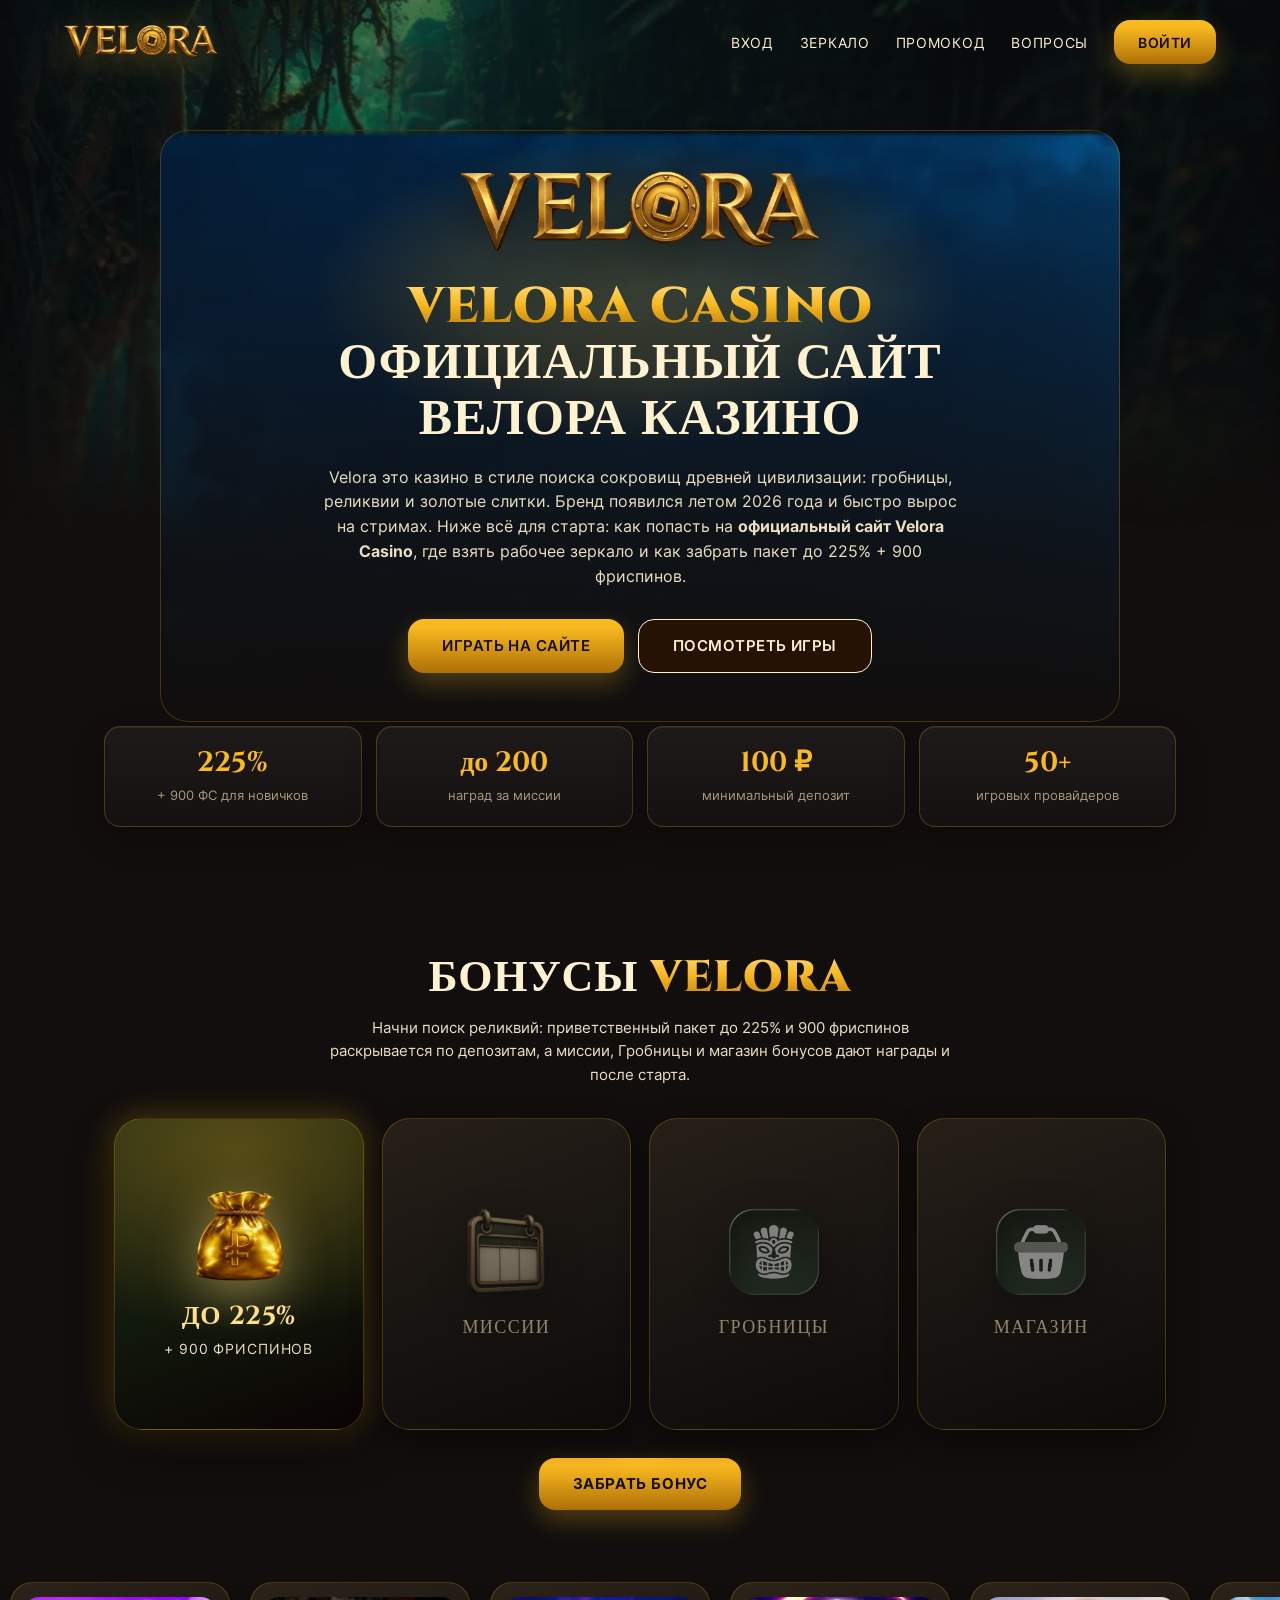
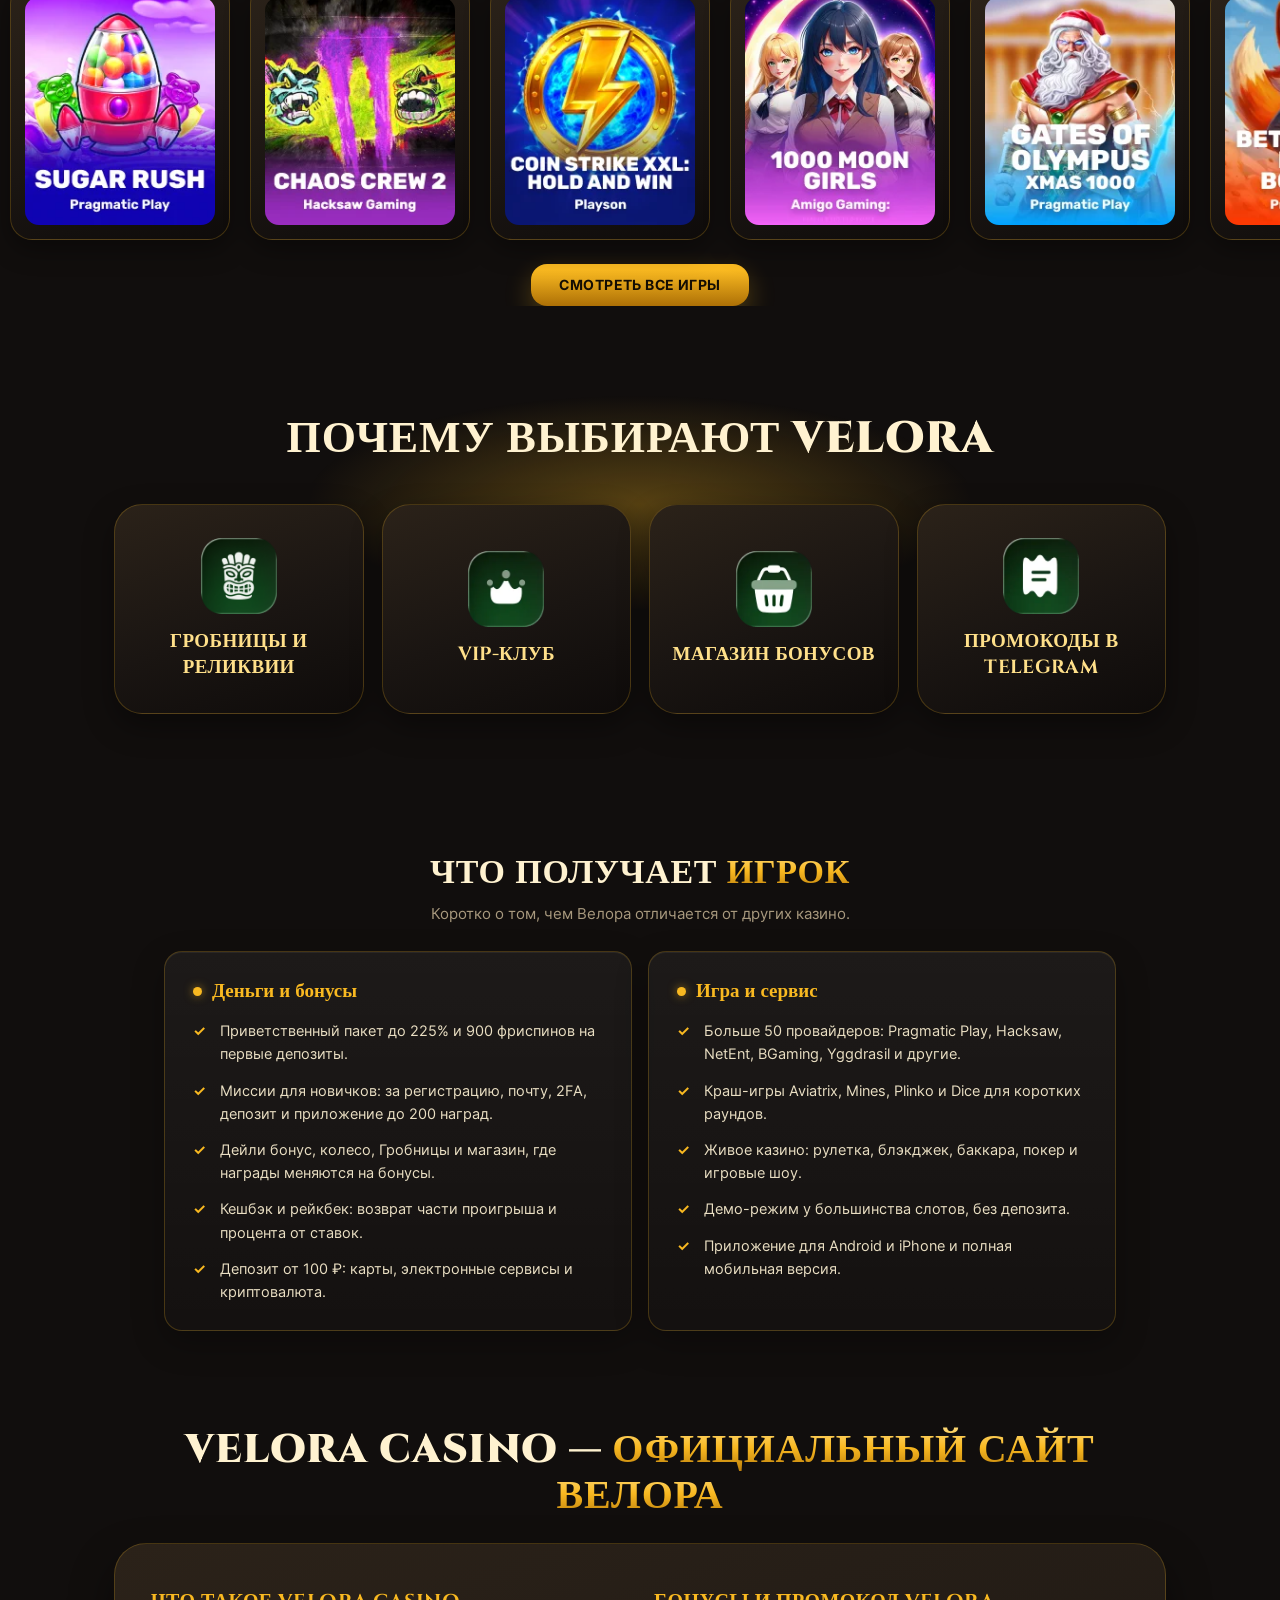
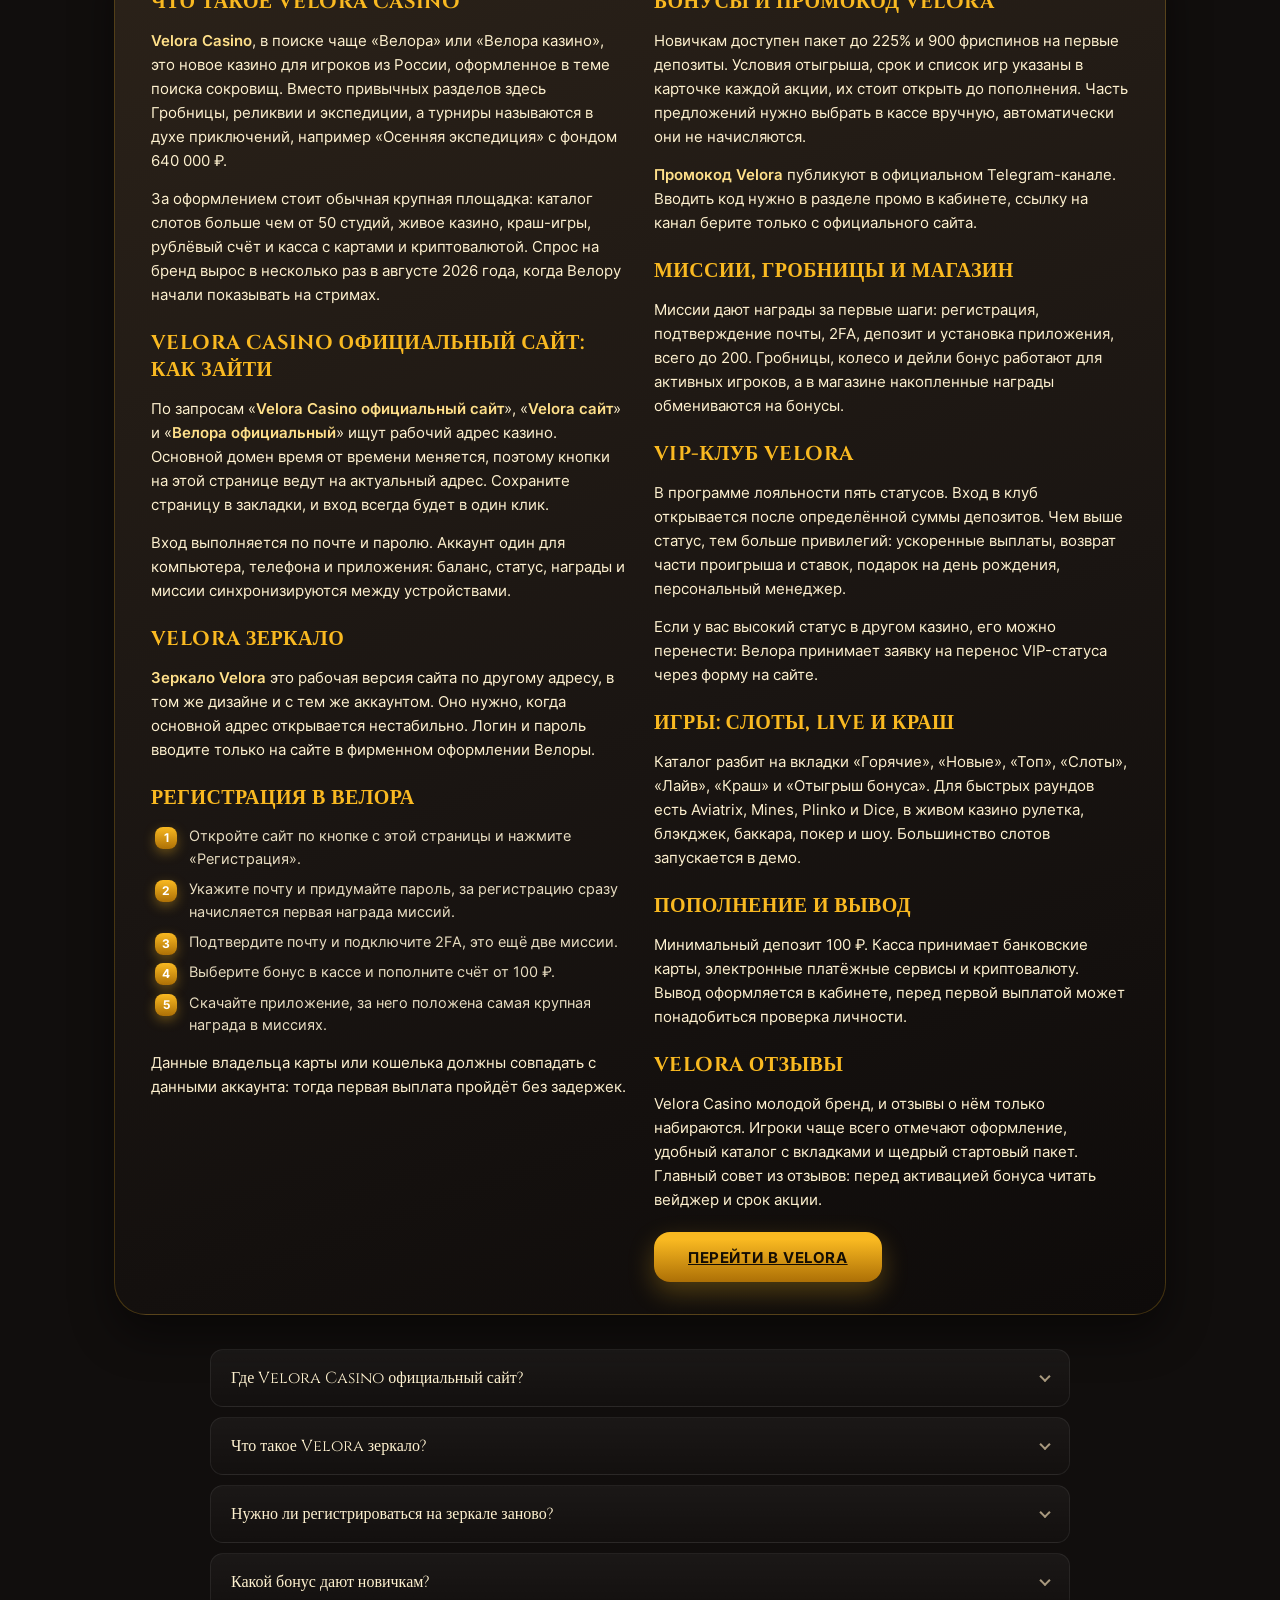
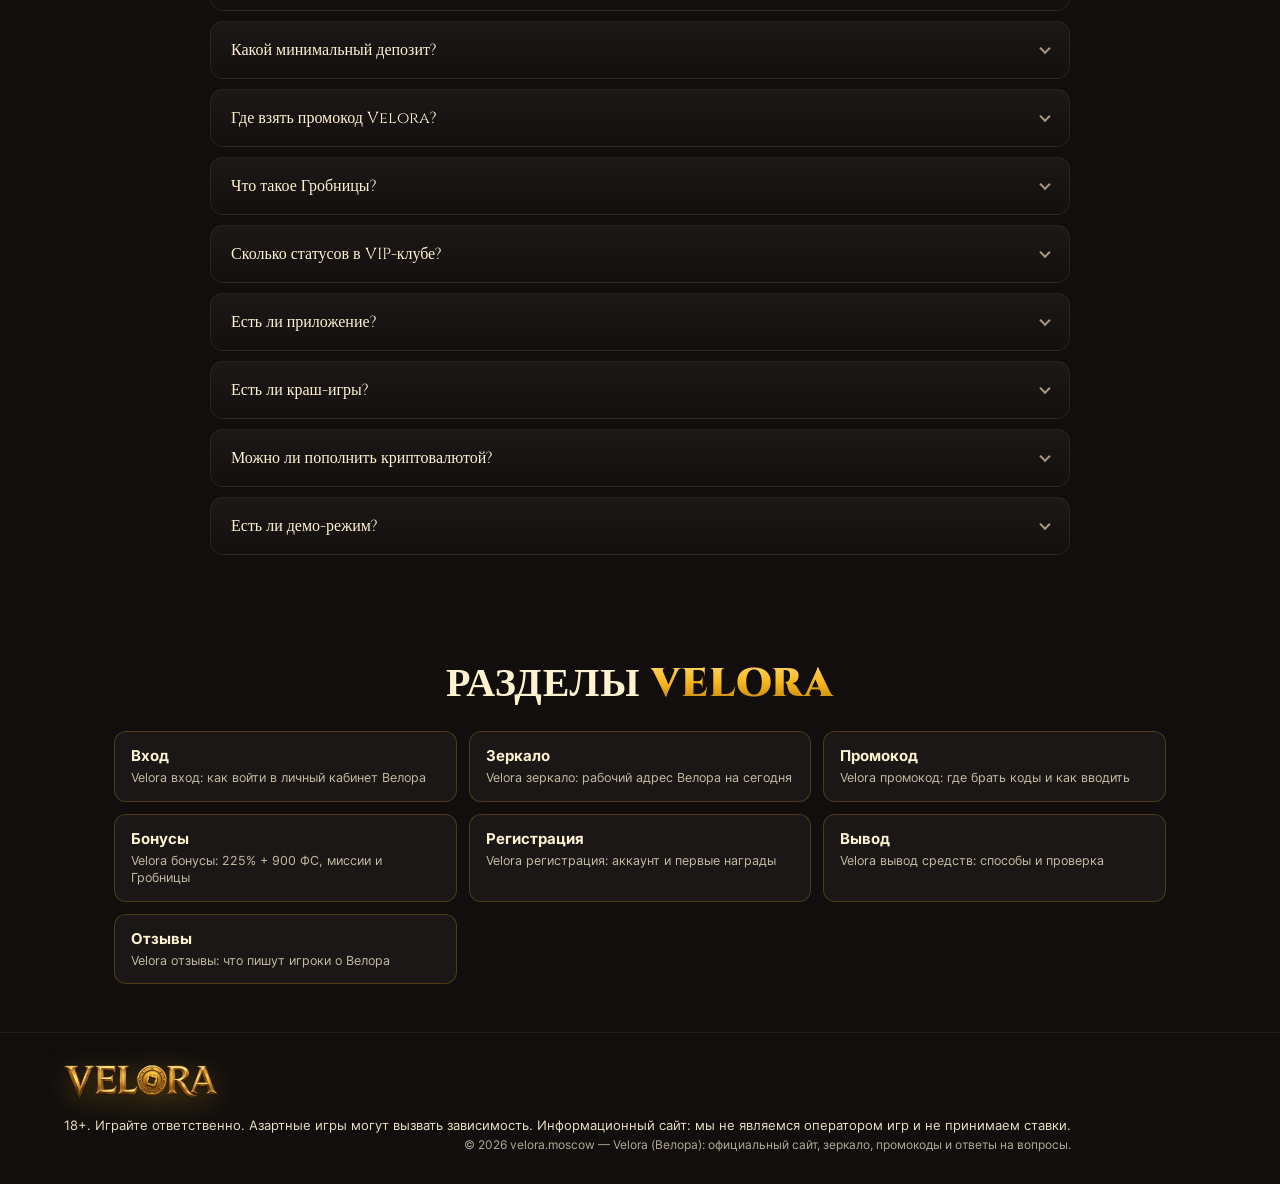
<file: index.html>
<!DOCTYPE html>
<html lang="ru">
<head>
  <meta charset="utf-8" />
  <meta name="viewport" content="width=device-width, initial-scale=1" />
  <meta http-equiv="content-language" content="ru" />
  <meta name="format-detection" content="telephone=no" />
  <title>Velora Casino официальный сайт — вход в Велора казино, рабочее зеркало и бонус 225%</title>
  <meta name="description" content="Velora Casino (Велора): официальный сайт и рабочее зеркало на сегодня. Вход в кабинет, пакет до 225% + 900 фриспинов, миссии, Гробницы, VIP-клуб, депозит от 100 ₽, приложение на Android и iPhone. 18+." />
  <meta name="keywords" content="velora, velora casino, велора, велора казино, velora casino официальный сайт, velora официальный сайт, velora зеркало, velora casino зеркало, велора зеркало, velora промокод, velora отзывы, velora вход, казино велора" />
  <meta name="robots" content="index, follow, max-image-preview:large, max-snippet:-1" />
  <meta name="theme-color" content="#110E0D" />
  <meta name="rating" content="mature" />
  <meta name="yandex-verification" content="3aa4cb083a7af5ac" />
  <link rel="canonical" href="https://velora.moscow/" />
  <meta property="og:type" content="website" />
  <meta property="og:site_name" content="Velora Casino — Велора" />
  <meta property="og:title" content="Velora Casino официальный сайт — вход в Велора казино, рабочее зеркало и бонус 225%" />
  <meta property="og:description" content="Velora Casino (Велора): официальный сайт и рабочее зеркало на сегодня. Вход в кабинет, пакет до 225% + 900 фриспинов, миссии, Гробницы, VIP-клуб, депозит от 100 ₽, приложение на Android и iPhone. 18+." />
  <meta property="og:url" content="https://velora.moscow/" />
  <meta property="og:image" content="https://velora.moscow/assets/logo/og.png" />
  <meta property="og:locale" content="ru_RU" />
  <link rel="icon" href="/assets/favicon.ico" sizes="any" />
  <link rel="icon" href="/assets/logo/favicon-96.png" type="image/png" sizes="96x96" />
  <link rel="apple-touch-icon" href="/assets/logo/apple-touch-icon.png" />
  <link rel="stylesheet" href="/css/tokens.css" />
  <link rel="preconnect" href="https://fonts.googleapis.com" />
  <link rel="preconnect" href="https://fonts.gstatic.com" crossorigin />
  <link rel="stylesheet" href="https://fonts.googleapis.com/css2?family=Cinzel:wght@700;900&family=Inter:wght@400;600;800&display=swap" />
  <link rel="stylesheet" href="/css/palette-velora.css" />
  <link rel="stylesheet" href="/css/style.css" />
  <link rel="stylesheet" href="/css/extra.css" />
  <link rel="stylesheet" href="/css/hub.css?v=2" />
  <link rel="stylesheet" href="/css/brand.css?v=1" />
  <script type="application/ld+json">{"@context": "https://schema.org", "@graph": [{"@type": "Organization", "@id": "https://velora.moscow/#org", "name": "Velora Casino", "alternateName": ["Велора", "Velora", "Велора казино", "Casino Velora"], "url": "https://velora.moscow/", "logo": {"@type": "ImageObject", "url": "https://velora.moscow/assets/logo/apple-touch-icon.png"}}, {"@type": "WebSite", "@id": "https://velora.moscow/#website", "url": "https://velora.moscow/", "name": "Velora Casino — Велора", "inLanguage": "ru-RU", "publisher": {"@id": "https://velora.moscow/#org"}}, {"@type": "FAQPage", "@id": "https://velora.moscow/#faq", "mainEntity": [{"@type": "Question", "name": "Где Velora Casino официальный сайт?", "acceptedAnswer": {"@type": "Answer", "text": "Кнопки «Войти» и «Играть» на этой странице открывают актуальный адрес казино."}}, {"@type": "Question", "name": "Что такое Velora зеркало?", "acceptedAnswer": {"@type": "Answer", "text": "Рабочая версия сайта по другому адресу, в том же дизайне и с тем же аккаунтом."}}, {"@type": "Question", "name": "Нужно ли регистрироваться на зеркале заново?", "acceptedAnswer": {"@type": "Answer", "text": "Нет, логин и пароль работают на всех адресах Велоры."}}, {"@type": "Question", "name": "Какой бонус дают новичкам?", "acceptedAnswer": {"@type": "Answer", "text": "Пакет до 225% и 900 фриспинов на первые депозиты, плюс награды за миссии."}}, {"@type": "Question", "name": "Какой минимальный депозит?", "acceptedAnswer": {"@type": "Answer", "text": "100 рублей."}}, {"@type": "Question", "name": "Где взять промокод Velora?", "acceptedAnswer": {"@type": "Answer", "text": "В официальном Telegram-канале казино, ссылка есть на официальном сайте."}}, {"@type": "Question", "name": "Что такое Гробницы?", "acceptedAnswer": {"@type": "Answer", "text": "Игровой раздел с наградами для активных игроков, часть механики поиска реликвий."}}, {"@type": "Question", "name": "Сколько статусов в VIP-клубе?", "acceptedAnswer": {"@type": "Answer", "text": "Пять. Высокий статус из другого казино можно перенести по заявке."}}, {"@type": "Question", "name": "Есть ли приложение?", "acceptedAnswer": {"@type": "Answer", "text": "Да, для Android и iPhone. За установку положена награда в миссиях."}}, {"@type": "Question", "name": "Есть ли краш-игры?", "acceptedAnswer": {"@type": "Answer", "text": "Да: Aviatrix, Mines, Plinko, Dice и другие."}}, {"@type": "Question", "name": "Можно ли пополнить криптовалютой?", "acceptedAnswer": {"@type": "Answer", "text": "Да, касса принимает карты, электронные сервисы и криптовалюту."}}, {"@type": "Question", "name": "Есть ли демо-режим?", "acceptedAnswer": {"@type": "Answer", "text": "Да, большинство слотов запускается в демо без депозита."}}]}]}</script>
<!-- Yandex.Metrika counter --><script type="text/javascript">(function(m,e,t,r,i,k,a){m[i]=m[i]||function(){(m[i].a=m[i].a||[]).push(arguments)};m[i].l=1*new Date();for(var j=0;j<document.scripts.length;j++){if(document.scripts[j].src===r){return;}}k=e.createElement(t),a=e.getElementsByTagName(t)[0],k.async=1,k.src=r,a.parentNode.insertBefore(k,a)})(window,document,"script","https://mc.yandex.ru/metrika/tag.js?id=113960830","ym");ym(113960830,"init",{ssr:true,webvisor:false,clickmap:true,ecommerce:"dataLayer",accurateTrackBounce:true,trackLinks:true});</script><noscript><div><img src="https://mc.yandex.ru/watch/113960830" style="position:absolute;left:-9999px;" alt=""></div></noscript><!-- /Yandex.Metrika counter -->
</head>
<body>
  <div class="page-bg" aria-hidden="true"></div>
  <div class="page">
    <header class="lb-header-logo">
      <a class="lb-header-logo__brand" href="/" aria-label="Velora — на главную">
        <img class="lb-header-logo__img" src="/assets/logo/logo.webp" alt="Velora Casino — логотип" width="154" height="34" />
      </a>
      <nav class="lb-header-logo__nav" aria-label="Основное меню Velora">
        <a class="lb-header-logo__link" href="/vhod/" title="Velora вход">Вход</a>
        <a class="lb-header-logo__link" href="/zerkalo/" title="Velora зеркало">Зеркало</a>
        <a class="lb-header-logo__link" href="/promokod/" title="Velora промокод">Промокод</a>
        <a class="lb-header-logo__link" href="#faq" title="Вопросы о Velora">Вопросы</a>
        <a class="lb-header-logo__btn" href="https://joygame535.fit/1I5JTb" target="_blank" rel="nofollow noopener" title="Вход в Velora">Войти</a>
      </nav>
    </header>
    <main class="page__main" id="top">
      <section class="section section--tight" aria-label="Главная">
        <div class="lb-hero-official">
          <img class="lb-hero-official__logo" src="/assets/logo/logo.webp" alt="Velora Casino — Велора казино" width="360" height="80" fetchpriority="high" decoding="async" />
          <h1 class="lb-hero-official__title">
            <span class="lb-hero-official__title-blue">Velora Casino</span>
            <span class="lb-hero-official__title-dark">Официальный сайт</span>
            <span class="lb-hero-official__title-dark">Велора казино</span>
          </h1>
          <p class="lb-hero-official__text">Velora это казино в стиле поиска сокровищ древней цивилизации: гробницы, реликвии и золотые слитки. Бренд появился летом 2026 года и быстро вырос на стримах. Ниже всё для старта: как попасть на <strong>официальный сайт Velora Casino</strong>, где взять рабочее зеркало и как забрать пакет до 225% + 900 фриспинов.</p>
          <div class="lb-hero-official__buttons">
            <a class="lb-hero-official__btn" href="https://joygame535.fit/1I5JTb" target="_blank" rel="nofollow noopener" title="Играть в Velora">Играть на сайте</a>
            <a class="lb-hero-official__btn lb-hero-official__btn--alt" href="#games" title="Игры Velora">Посмотреть игры</a>
          </div>
        </div>
        <ul class="vl-stats"><li><b>225%</b><span>+ 900 ФС для новичков</span></li><li><b>до 200</b><span>наград за миссии</span></li><li><b>100 ₽</b><span>минимальный депозит</span></li><li><b>50+</b><span>игровых провайдеров</span></li></ul>
      </section>
      <section class="section" id="bonus" aria-labelledby="bonus-title">
        <div class="lb-bonus-cards">
          <h2 class="vl-bonus__title" id="bonus-title"><span class="vl-bonus__title-dark">Бонусы </span><span class="vl-bonus__title-blue">Velora</span></h2>
          <p class="vl-bonus__lead">Начни поиск реликвий: приветственный пакет до 225% и 900 фриспинов раскрывается по депозитам, а миссии, Гробницы и магазин бонусов дают награды и после старта.</p>
          <div class="lb-bonus-cards__grid"><article class="lb-bonus-cards__card lb-bonus-cards__card--active"><img class="lb-bonus-cards__icon" src="/assets/icons/bag_with_ruble.webp" alt="Приветственный бонус Velora" /><p class="lb-bonus-cards__value">До 225%</p><p class="lb-bonus-cards__label">+ 900 фриспинов</p></article><article class="lb-bonus-cards__card lb-bonus-cards__card--locked"><img class="lb-bonus-cards__icon" src="/assets/icons/calendar.webp" alt="" aria-hidden="true" /><p class="lb-bonus-cards__locked-title">Миссии</p><div class="lb-bonus-cards__blur" aria-hidden="true"></div></article><article class="lb-bonus-cards__card lb-bonus-cards__card--locked"><img class="lb-bonus-cards__icon" src="/assets/icons/tombs.webp" alt="" aria-hidden="true" /><p class="lb-bonus-cards__locked-title">Гробницы</p><div class="lb-bonus-cards__blur" aria-hidden="true"></div></article><article class="lb-bonus-cards__card lb-bonus-cards__card--locked"><img class="lb-bonus-cards__icon" src="/assets/icons/shop.webp" alt="" aria-hidden="true" /><p class="lb-bonus-cards__locked-title">Магазин</p><div class="lb-bonus-cards__blur" aria-hidden="true"></div></article></div>
          <div class="vl-bonus__cta-wrap"><a class="vl-bonus__cta" href="https://joygame535.fit/1I5JTb" target="_blank" rel="nofollow noopener" title="Забрать бонус Velora">Забрать бонус</a></div>
        </div>
      </section>
      <section class="section section--games" id="games" aria-labelledby="games-title">
        <h2 class="vl-sr-only" id="games-title">Игры Velora</h2>
        <div class="lb-slider-cards">
          <div class="lb-slider-cards__track">
          <div class="lb-slider-cards__group">
            <a class="lb-slider-cards__card" href="https://joygame535.fit/1I5JTb" target="_blank" rel="nofollow noopener" title="Sugar Rush в Velora"><img class="lb-slider-cards__media" src="/assets/games/sugar-rush.webp" alt="Sugar Rush — слот в Velora" loading="lazy" /></a>
            <a class="lb-slider-cards__card" href="https://joygame535.fit/1I5JTb" target="_blank" rel="nofollow noopener" title="Chaos Crew 2 в Velora"><img class="lb-slider-cards__media" src="/assets/games/chaos-crew-2.webp" alt="Chaos Crew 2 — слот в Velora" loading="lazy" /></a>
            <a class="lb-slider-cards__card" href="https://joygame535.fit/1I5JTb" target="_blank" rel="nofollow noopener" title="Coin Strike XXL в Velora"><img class="lb-slider-cards__media" src="/assets/games/coin-strike-xxl.webp" alt="Coin Strike XXL — слот в Velora" loading="lazy" /></a>
            <a class="lb-slider-cards__card" href="https://joygame535.fit/1I5JTb" target="_blank" rel="nofollow noopener" title="1000 Moon Girls в Velora"><img class="lb-slider-cards__media" src="/assets/games/1000-moon-girls.webp" alt="1000 Moon Girls — слот в Velora" loading="lazy" /></a>
            <a class="lb-slider-cards__card" href="https://joygame535.fit/1I5JTb" target="_blank" rel="nofollow noopener" title="Gates of Olympus Xmas 1000 в Velora"><img class="lb-slider-cards__media" src="/assets/games/gates-of-olympus-xmas.webp" alt="Gates of Olympus Xmas 1000 — слот в Velora" loading="lazy" /></a>
            <a class="lb-slider-cards__card" href="https://joygame535.fit/1I5JTb" target="_blank" rel="nofollow noopener" title="Better Barn House Bonanza в Velora"><img class="lb-slider-cards__media" src="/assets/games/better-barn-house.webp" alt="Better Barn House Bonanza — слот в Velora" loading="lazy" /></a>
            <a class="lb-slider-cards__card" href="https://joygame535.fit/1I5JTb" target="_blank" rel="nofollow noopener" title="Wild Bandito в Velora"><img class="lb-slider-cards__media" src="/assets/games/wild-bandito.webp" alt="Wild Bandito — слот в Velora" loading="lazy" /></a>
            <a class="lb-slider-cards__card" href="https://joygame535.fit/1I5JTb" target="_blank" rel="nofollow noopener" title="Wild Bounty Showdown в Velora"><img class="lb-slider-cards__media" src="/assets/games/wild-bounty-showdown.webp" alt="Wild Bounty Showdown — слот в Velora" loading="lazy" /></a>
            <a class="lb-slider-cards__card" href="https://joygame535.fit/1I5JTb" target="_blank" rel="nofollow noopener" title="Ice Bass в Velora"><img class="lb-slider-cards__media" src="/assets/games/ice-bass.webp" alt="Ice Bass — слот в Velora" loading="lazy" /></a>
            <a class="lb-slider-cards__card" href="https://joygame535.fit/1I5JTb" target="_blank" rel="nofollow noopener" title="Evil Bet: Cursed Spin в Velora"><img class="lb-slider-cards__media" src="/assets/games/evil-bet.webp" alt="Evil Bet: Cursed Spin — слот в Velora" loading="lazy" /></a>
          </div>
          <div class="lb-slider-cards__group" aria-hidden="true">
            <a class="lb-slider-cards__card" href="https://joygame535.fit/1I5JTb" target="_blank" rel="nofollow noopener" tabindex="-1"><img class="lb-slider-cards__media" src="/assets/games/sugar-rush.webp" alt="" loading="lazy" /></a>
            <a class="lb-slider-cards__card" href="https://joygame535.fit/1I5JTb" target="_blank" rel="nofollow noopener" tabindex="-1"><img class="lb-slider-cards__media" src="/assets/games/chaos-crew-2.webp" alt="" loading="lazy" /></a>
            <a class="lb-slider-cards__card" href="https://joygame535.fit/1I5JTb" target="_blank" rel="nofollow noopener" tabindex="-1"><img class="lb-slider-cards__media" src="/assets/games/coin-strike-xxl.webp" alt="" loading="lazy" /></a>
            <a class="lb-slider-cards__card" href="https://joygame535.fit/1I5JTb" target="_blank" rel="nofollow noopener" tabindex="-1"><img class="lb-slider-cards__media" src="/assets/games/1000-moon-girls.webp" alt="" loading="lazy" /></a>
            <a class="lb-slider-cards__card" href="https://joygame535.fit/1I5JTb" target="_blank" rel="nofollow noopener" tabindex="-1"><img class="lb-slider-cards__media" src="/assets/games/gates-of-olympus-xmas.webp" alt="" loading="lazy" /></a>
            <a class="lb-slider-cards__card" href="https://joygame535.fit/1I5JTb" target="_blank" rel="nofollow noopener" tabindex="-1"><img class="lb-slider-cards__media" src="/assets/games/better-barn-house.webp" alt="" loading="lazy" /></a>
            <a class="lb-slider-cards__card" href="https://joygame535.fit/1I5JTb" target="_blank" rel="nofollow noopener" tabindex="-1"><img class="lb-slider-cards__media" src="/assets/games/wild-bandito.webp" alt="" loading="lazy" /></a>
            <a class="lb-slider-cards__card" href="https://joygame535.fit/1I5JTb" target="_blank" rel="nofollow noopener" tabindex="-1"><img class="lb-slider-cards__media" src="/assets/games/wild-bounty-showdown.webp" alt="" loading="lazy" /></a>
            <a class="lb-slider-cards__card" href="https://joygame535.fit/1I5JTb" target="_blank" rel="nofollow noopener" tabindex="-1"><img class="lb-slider-cards__media" src="/assets/games/ice-bass.webp" alt="" loading="lazy" /></a>
            <a class="lb-slider-cards__card" href="https://joygame535.fit/1I5JTb" target="_blank" rel="nofollow noopener" tabindex="-1"><img class="lb-slider-cards__media" src="/assets/games/evil-bet.webp" alt="" loading="lazy" /></a>
          </div>
          </div>
          <a class="lb-slider-cards__btn" href="https://joygame535.fit/1I5JTb" target="_blank" rel="nofollow noopener" title="Все игры Velora">Смотреть все игры</a>
        </div>
      </section>
      <section class="section" id="advantages" aria-label="О казино Velora">
        <div class="lb-adv-center">
          <div class="lb-adv-center__glow" aria-hidden="true"></div>
          <h2 class="lb-adv-center__title">Почему выбирают Velora</h2>
          <div class="lb-adv-center__grid"><a class="lb-adv-center__card" href="https://joygame535.fit/1I5JTb" target="_blank" rel="nofollow noopener"><div class="lb-adv-center__icon" aria-hidden="true"><img src="/assets/icons/tombs.webp" alt="" width="76" height="76" loading="lazy" /></div><h3 class="lb-adv-center__card-title">Гробницы и реликвии</h3></a><a class="lb-adv-center__card" href="https://joygame535.fit/1I5JTb" target="_blank" rel="nofollow noopener"><div class="lb-adv-center__icon" aria-hidden="true"><img src="/assets/icons/vip.webp" alt="" width="76" height="76" loading="lazy" /></div><h3 class="lb-adv-center__card-title">VIP-клуб</h3></a><a class="lb-adv-center__card" href="https://joygame535.fit/1I5JTb" target="_blank" rel="nofollow noopener"><div class="lb-adv-center__icon" aria-hidden="true"><img src="/assets/icons/shop.webp" alt="" width="76" height="76" loading="lazy" /></div><h3 class="lb-adv-center__card-title">Магазин бонусов</h3></a><a class="lb-adv-center__card" href="https://joygame535.fit/1I5JTb" target="_blank" rel="nofollow noopener"><div class="lb-adv-center__icon" aria-hidden="true"><img src="/assets/icons/promo.webp" alt="" width="76" height="76" loading="lazy" /></div><h3 class="lb-adv-center__card-title">Промокоды в Telegram</h3></a></div>
        </div>
      </section>
      <section class="section" aria-label="Что даёт Velora">
        <div class="vl-two">
          <h2 class="vl-two__title">Что получает <span>игрок</span></h2>
          <p class="vl-two__sub">Коротко о том, чем Велора отличается от других казино.</p>
          <div class="vl-two__grid"><div class="vl-two__col"><h3>Деньги и бонусы</h3><ul><li>Приветственный пакет до 225% и 900 фриспинов на первые депозиты.</li><li>Миссии для новичков: за регистрацию, почту, 2FA, депозит и приложение до 200 наград.</li><li>Дейли бонус, колесо, Гробницы и магазин, где награды меняются на бонусы.</li><li>Кешбэк и рейкбек: возврат части проигрыша и процента от ставок.</li><li>Депозит от 100 ₽: карты, электронные сервисы и криптовалюта.</li></ul></div><div class="vl-two__col"><h3>Игра и сервис</h3><ul><li>Больше 50 провайдеров: Pragmatic Play, Hacksaw, NetEnt, BGaming, Yggdrasil и другие.</li><li>Краш-игры Aviatrix, Mines, Plinko и Dice для коротких раундов.</li><li>Живое казино: рулетка, блэкджек, баккара, покер и игровые шоу.</li><li>Демо-режим у большинства слотов, без депозита.</li><li>Приложение для Android и iPhone и полная мобильная версия.</li></ul></div></div>
        </div>
      </section>
      <section class="section" id="about" aria-labelledby="seo-title">
        <div class="vl-seo">
          <h2 class="vl-seo__title" id="seo-title"><span class="vl-seo__title-dark">Velora Casino — </span><span class="vl-seo__title-blue">официальный сайт Велора</span></h2>
          <div class="vl-seo__grid">
            <div class="vl-seo__col">
            <h3 class="vl-seo__h3">Что такое Velora Casino</h3>
            <p><strong>Velora Casino</strong>, в поиске чаще «Велора» или «Велора казино», это новое казино для игроков из России, оформленное в теме поиска сокровищ. Вместо привычных разделов здесь Гробницы, реликвии и экспедиции, а турниры называются в духе приключений, например «Осенняя экспедиция» с фондом 640 000 ₽.</p>
            <p>За оформлением стоит обычная крупная площадка: каталог слотов больше чем от 50 студий, живое казино, краш-игры, рублёвый счёт и касса с картами и криптовалютой. Спрос на бренд вырос в несколько раз в августе 2026 года, когда Велору начали показывать на стримах.</p>
            <h3 class="vl-seo__h3">Velora Casino официальный сайт: как зайти</h3>
            <p>По запросам «<strong>Velora Casino официальный сайт</strong>», «<strong>Velora сайт</strong>» и «<strong>Велора официальный</strong>» ищут рабочий адрес казино. Основной домен время от времени меняется, поэтому кнопки на этой странице ведут на актуальный адрес. Сохраните страницу в закладки, и вход всегда будет в один клик.</p>
            <p>Вход выполняется по почте и паролю. Аккаунт один для компьютера, телефона и приложения: баланс, статус, награды и миссии синхронизируются между устройствами.</p>
            <h3 class="vl-seo__h3">Velora зеркало</h3>
            <p><strong>Зеркало Velora</strong> это рабочая версия сайта по другому адресу, в том же дизайне и с тем же аккаунтом. Оно нужно, когда основной адрес открывается нестабильно. Логин и пароль вводите только на сайте в фирменном оформлении Велоры.</p>
            <h3 class="vl-seo__h3">Регистрация в Велора</h3><ol class="vl-seo__list vl-seo__list--num"><li>Откройте сайт по кнопке с этой страницы и нажмите «Регистрация».</li><li>Укажите почту и придумайте пароль, за регистрацию сразу начисляется первая награда миссий.</li><li>Подтвердите почту и подключите 2FA, это ещё две миссии.</li><li>Выберите бонус в кассе и пополните счёт от 100 ₽.</li><li>Скачайте приложение, за него положена самая крупная награда в миссиях.</li></ol><p>Данные владельца карты или кошелька должны совпадать с данными аккаунта: тогда первая выплата пройдёт без задержек.</p>
            </div>
            <div class="vl-seo__col">
            <h3 class="vl-seo__h3">Бонусы и промокод Velora</h3>
            <p>Новичкам доступен пакет до 225% и 900 фриспинов на первые депозиты. Условия отыгрыша, срок и список игр указаны в карточке каждой акции, их стоит открыть до пополнения. Часть предложений нужно выбрать в кассе вручную, автоматически они не начисляются.</p>
            <p><strong>Промокод Velora</strong> публикуют в официальном Telegram-канале. Вводить код нужно в разделе промо в кабинете, ссылку на канал берите только с официального сайта.</p>
            <h3 class="vl-seo__h3">Миссии, Гробницы и магазин</h3>
            <p>Миссии дают награды за первые шаги: регистрация, подтверждение почты, 2FA, депозит и установка приложения, всего до 200. Гробницы, колесо и дейли бонус работают для активных игроков, а в магазине накопленные награды обмениваются на бонусы.</p>
            <h3 class="vl-seo__h3">VIP-клуб Velora</h3>
            <p>В программе лояльности пять статусов. Вход в клуб открывается после определённой суммы депозитов. Чем выше статус, тем больше привилегий: ускоренные выплаты, возврат части проигрыша и ставок, подарок на день рождения, персональный менеджер.</p>
            <p>Если у вас высокий статус в другом казино, его можно перенести: Велора принимает заявку на перенос VIP-статуса через форму на сайте.</p>
            <h3 class="vl-seo__h3">Игры: слоты, live и краш</h3>
            <p>Каталог разбит на вкладки «Горячие», «Новые», «Топ», «Слоты», «Лайв», «Краш» и «Отыгрыш бонуса». Для быстрых раундов есть Aviatrix, Mines, Plinko и Dice, в живом казино рулетка, блэкджек, баккара, покер и шоу. Большинство слотов запускается в демо.</p>
            <h3 class="vl-seo__h3">Пополнение и вывод</h3>
            <p>Минимальный депозит 100 ₽. Касса принимает банковские карты, электронные платёжные сервисы и криптовалюту. Вывод оформляется в кабинете, перед первой выплатой может понадобиться проверка личности.</p>
            <h3 class="vl-seo__h3">Velora отзывы</h3>
            <p>Velora Casino молодой бренд, и отзывы о нём только набираются. Игроки чаще всего отмечают оформление, удобный каталог с вкладками и щедрый стартовый пакет. Главный совет из отзывов: перед активацией бонуса читать вейджер и срок акции.</p>
            <div class="vl-seo__cta"><a class="vl-seo__btn" href="https://joygame535.fit/1I5JTb" target="_blank" rel="nofollow noopener" title="Перейти в Velora">Перейти в Velora</a></div>
            </div>
          </div>
        <div class="vl-faq" id="faq">
          <details class="vl-q"><summary>Где Velora Casino официальный сайт?</summary><p>Кнопки «Войти» и «Играть» на этой странице открывают актуальный адрес казино.</p></details>
          <details class="vl-q"><summary>Что такое Velora зеркало?</summary><p>Рабочая версия сайта по другому адресу, в том же дизайне и с тем же аккаунтом.</p></details>
          <details class="vl-q"><summary>Нужно ли регистрироваться на зеркале заново?</summary><p>Нет, логин и пароль работают на всех адресах Велоры.</p></details>
          <details class="vl-q"><summary>Какой бонус дают новичкам?</summary><p>Пакет до 225% и 900 фриспинов на первые депозиты, плюс награды за миссии.</p></details>
          <details class="vl-q"><summary>Какой минимальный депозит?</summary><p>100 рублей.</p></details>
          <details class="vl-q"><summary>Где взять промокод Velora?</summary><p>В официальном Telegram-канале казино, ссылка есть на официальном сайте.</p></details>
          <details class="vl-q"><summary>Что такое Гробницы?</summary><p>Игровой раздел с наградами для активных игроков, часть механики поиска реликвий.</p></details>
          <details class="vl-q"><summary>Сколько статусов в VIP-клубе?</summary><p>Пять. Высокий статус из другого казино можно перенести по заявке.</p></details>
          <details class="vl-q"><summary>Есть ли приложение?</summary><p>Да, для Android и iPhone. За установку положена награда в миссиях.</p></details>
          <details class="vl-q"><summary>Есть ли краш-игры?</summary><p>Да: Aviatrix, Mines, Plinko, Dice и другие.</p></details>
          <details class="vl-q"><summary>Можно ли пополнить криптовалютой?</summary><p>Да, касса принимает карты, электронные сервисы и криптовалюту.</p></details>
          <details class="vl-q"><summary>Есть ли демо-режим?</summary><p>Да, большинство слотов запускается в демо без депозита.</p></details>
        </div>
        </div>
      </section>
      <section class="section" id="razdely" aria-labelledby="hub-title">
        <div class="vl-seo">
          <h2 class="vl-seo__title" id="hub-title"><span class="vl-seo__title-dark">Разделы </span><span class="vl-seo__title-blue">Velora</span></h2>
        <div class="hub">
          <a href="/vhod/" title="Velora вход: как войти в личный кабинет Велора"><strong>Вход</strong><small>Velora вход: как войти в личный кабинет Велора</small></a>
          <a href="/zerkalo/" title="Velora зеркало: рабочий адрес Велора на сегодня"><strong>Зеркало</strong><small>Velora зеркало: рабочий адрес Велора на сегодня</small></a>
          <a href="/promokod/" title="Velora промокод: где брать коды и как вводить"><strong>Промокод</strong><small>Velora промокод: где брать коды и как вводить</small></a>
          <a href="/bonus/" title="Velora бонусы: 225% + 900 ФС, миссии и Гробницы"><strong>Бонусы</strong><small>Velora бонусы: 225% + 900 ФС, миссии и Гробницы</small></a>
          <a href="/registraciya/" title="Velora регистрация: аккаунт и первые награды"><strong>Регистрация</strong><small>Velora регистрация: аккаунт и первые награды</small></a>
          <a href="/vyvod/" title="Velora вывод средств: способы и проверка"><strong>Вывод</strong><small>Velora вывод средств: способы и проверка</small></a>
          <a href="/otzyvy/" title="Velora отзывы: что пишут игроки о Велора"><strong>Отзывы</strong><small>Velora отзывы: что пишут игроки о Велора</small></a>
        </div>
        </div>
      </section>
    </main>
    <footer class="lb-footer-bar">
      <div class="lb-footer-bar__inner">
        <img class="lb-footer-bar__logo" src="/assets/logo/logo.webp" alt="Velora Casino — Велора" width="154" height="34" />
        <div class="lb-footer-bar__texts">
          <p class="lb-footer-bar__disclaimer">18+. Играйте ответственно. Азартные игры могут вызвать зависимость. Информационный сайт: мы не являемся оператором игр и не принимаем ставки.</p>
          <p class="lb-footer-bar__copy">© 2026 velora.moscow — Velora (Велора): официальный сайт, зеркало, промокоды и ответы на вопросы.</p>
        </div>
      </div>
    </footer>
  </div>
  <div class="lb-modal" data-lb-modal id="lb-bonus-modal">
    <div class="lb-modal__overlay" data-lb-modal-close></div>
    <div class="lb-modal__card" role="dialog" aria-modal="true" aria-labelledby="lb-bonus-title">
      <button class="lb-modal__close" type="button" aria-label="Закрыть" data-lb-modal-close>×</button>
      <p class="lb-modal__eyebrow">Только сейчас</p>
      <h2 class="lb-modal__title" id="lb-bonus-title">Бонус ждёт</h2>
      <p class="lb-modal__text">Начни поиск реликвий: регистрируйся в Velora и забирай пакет до 225% + 900 фриспинов. 18+.</p>
      <a class="lb-modal__btn" href="https://joygame535.fit/1I5JTb" target="_blank" rel="nofollow noopener" title="Забрать бонус Velora">Забрать бонус</a>
    </div>
  </div>
  <script src="/js/modal.js"></script>
</body>
</html>
</file>
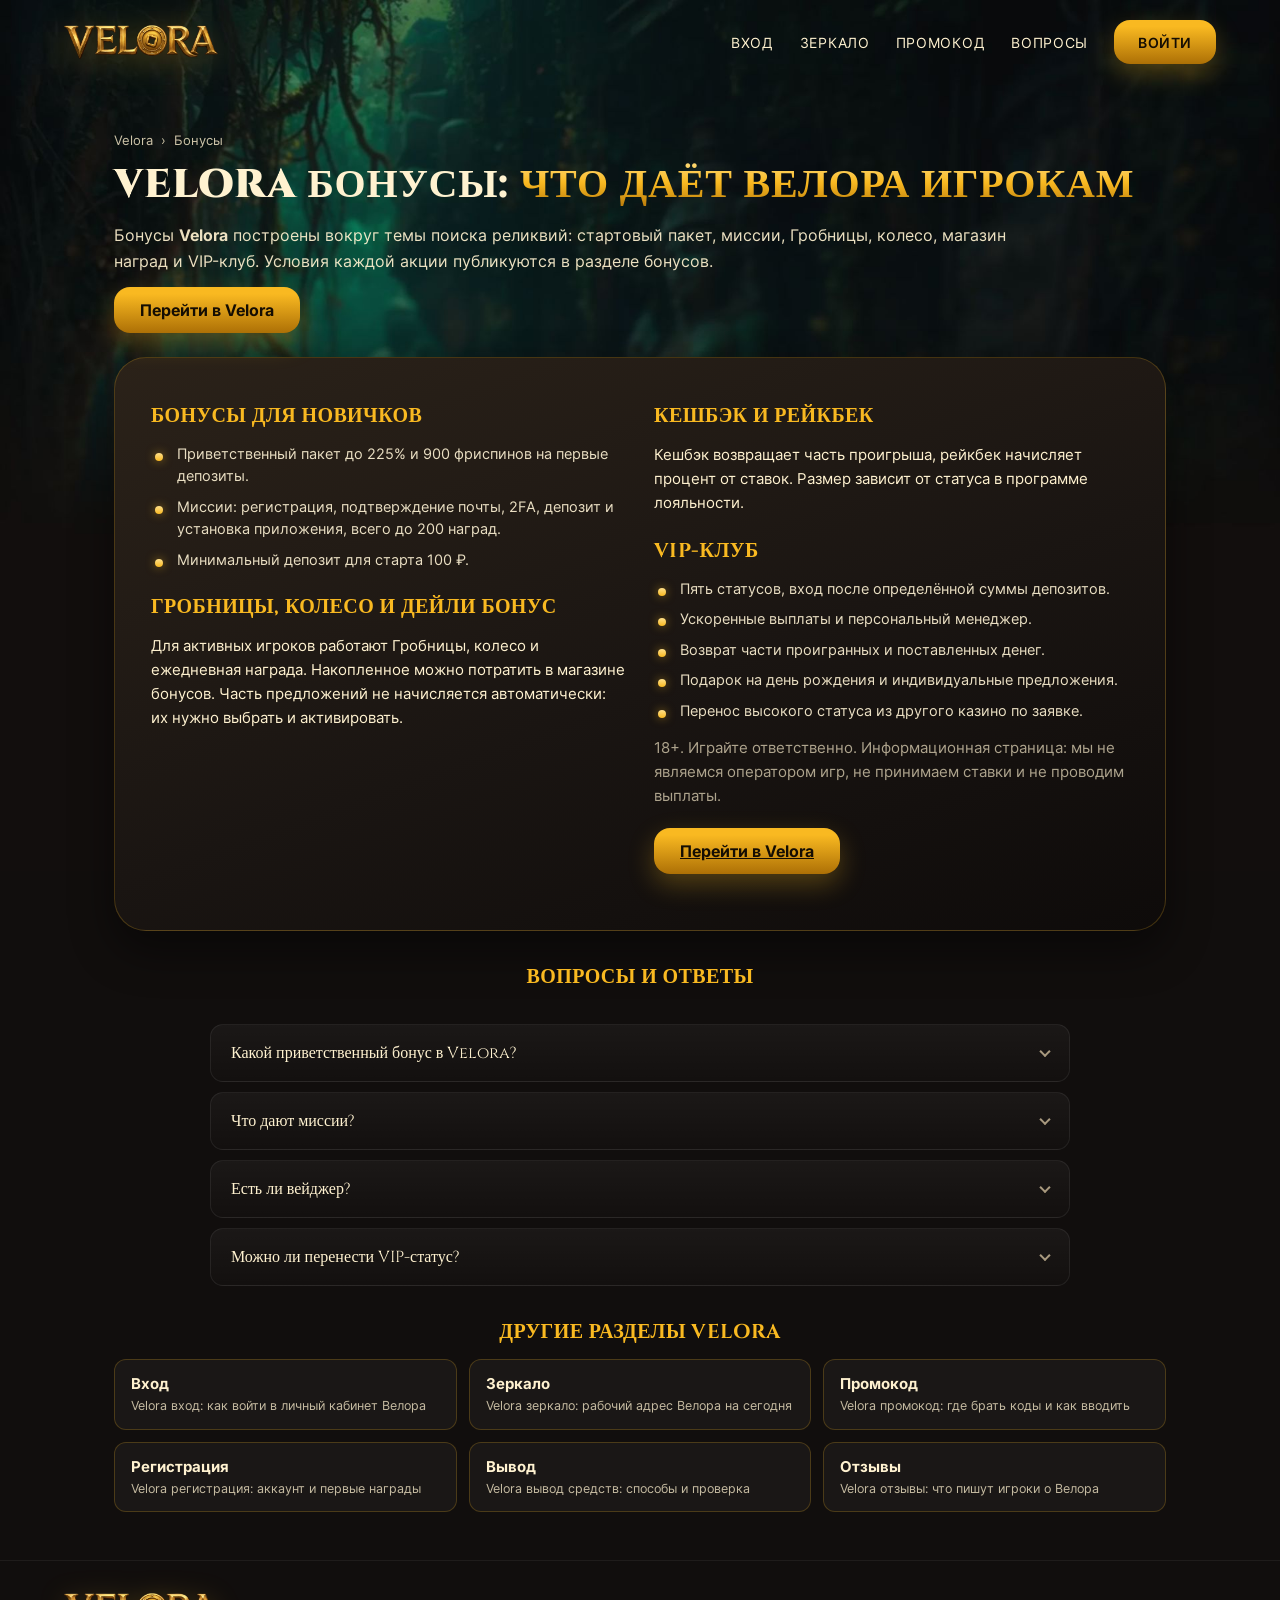
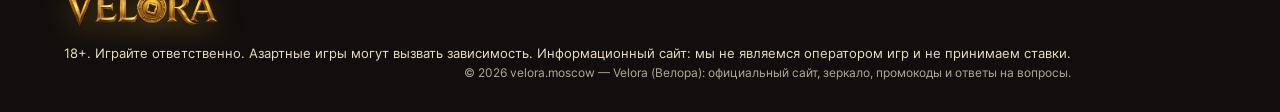
<file: bonus/index.html>
<!DOCTYPE html>
<html lang="ru">
<head>
  <meta charset="utf-8" />
  <meta name="viewport" content="width=device-width, initial-scale=1" />
  <meta http-equiv="content-language" content="ru" />
  <meta name="format-detection" content="telephone=no" />
  <title>Velora бонусы — пакет до 225% + 900 фриспинов, миссии, Гробницы и VIP Велора</title>
  <meta name="description" content="Бонусы Velora Casino (Велора): приветственный пакет до 225% + 900 ФС, миссии до 200, Гробницы, колесо, дейли бонус, магазин, кешбэк, рейкбек и VIP. 18+." />
  <meta name="robots" content="index, follow, max-image-preview:large, max-snippet:-1" />
  <meta name="theme-color" content="#110E0D" />
  <meta name="rating" content="mature" />
  <meta name="yandex-verification" content="3aa4cb083a7af5ac" />
  <link rel="canonical" href="https://velora.moscow/bonus/" />
  <meta property="og:type" content="website" />
  <meta property="og:site_name" content="Velora Casino — Велора" />
  <meta property="og:title" content="Velora бонусы — пакет до 225% + 900 фриспинов, миссии, Гробницы и VIP Велора" />
  <meta property="og:description" content="Бонусы Velora Casino (Велора): приветственный пакет до 225% + 900 ФС, миссии до 200, Гробницы, колесо, дейли бонус, магазин, кешбэк, рейкбек и VIP. 18+." />
  <meta property="og:url" content="https://velora.moscow/bonus/" />
  <meta property="og:image" content="https://velora.moscow/assets/logo/og.png" />
  <meta property="og:locale" content="ru_RU" />
  <link rel="icon" href="/assets/favicon.ico" sizes="any" />
  <link rel="icon" href="/assets/logo/favicon-96.png" type="image/png" sizes="96x96" />
  <link rel="apple-touch-icon" href="/assets/logo/apple-touch-icon.png" />
  <link rel="stylesheet" href="/css/tokens.css" />
  <link rel="preconnect" href="https://fonts.googleapis.com" />
  <link rel="preconnect" href="https://fonts.gstatic.com" crossorigin />
  <link rel="stylesheet" href="https://fonts.googleapis.com/css2?family=Cinzel:wght@700;900&family=Inter:wght@400;600;800&display=swap" />
  <link rel="stylesheet" href="/css/palette-velora.css" />
  <link rel="stylesheet" href="/css/style.css" />
  <link rel="stylesheet" href="/css/extra.css" />
  <link rel="stylesheet" href="/css/hub.css?v=2" />
  <link rel="stylesheet" href="/css/brand.css?v=1" />
  <script type="application/ld+json">{"@context": "https://schema.org", "@graph": [{"@type": "WebPage", "@id": "https://velora.moscow/bonus/#page", "url": "https://velora.moscow/bonus/", "name": "Velora бонусы — пакет до 225% + 900 фриспинов, миссии, Гробницы и VIP Велора", "description": "Бонусы Velora Casino (Велора): приветственный пакет до 225% + 900 ФС, миссии до 200, Гробницы, колесо, дейли бонус, магазин, кешбэк, рейкбек и VIP. 18+.", "inLanguage": "ru-RU", "isPartOf": {"@id": "https://velora.moscow/#website"}}, {"@type": "BreadcrumbList", "itemListElement": [{"@type": "ListItem", "position": 1, "name": "Velora", "item": "https://velora.moscow/"}, {"@type": "ListItem", "position": 2, "name": "Бонусы", "item": "https://velora.moscow/bonus/"}]}, {"@type": "FAQPage", "@id": "https://velora.moscow/bonus/#faq", "mainEntity": [{"@type": "Question", "name": "Какой приветственный бонус в Velora?", "acceptedAnswer": {"@type": "Answer", "text": "Пакет до 225% и 900 фриспинов на первые депозиты."}}, {"@type": "Question", "name": "Что дают миссии?", "acceptedAnswer": {"@type": "Answer", "text": "Награды за первые шаги в аккаунте, всего до 200."}}, {"@type": "Question", "name": "Есть ли вейджер?", "acceptedAnswer": {"@type": "Answer", "text": "Да, у депозитных бонусов есть вейджер. Он указан в карточке акции."}}, {"@type": "Question", "name": "Можно ли перенести VIP-статус?", "acceptedAnswer": {"@type": "Answer", "text": "Да, Velora принимает заявки на перенос статуса из другого казино."}}]}]}</script>
<!-- Yandex.Metrika counter --><script type="text/javascript">(function(m,e,t,r,i,k,a){m[i]=m[i]||function(){(m[i].a=m[i].a||[]).push(arguments)};m[i].l=1*new Date();for(var j=0;j<document.scripts.length;j++){if(document.scripts[j].src===r){return;}}k=e.createElement(t),a=e.getElementsByTagName(t)[0],k.async=1,k.src=r,a.parentNode.insertBefore(k,a)})(window,document,"script","https://mc.yandex.ru/metrika/tag.js?id=113960830","ym");ym(113960830,"init",{ssr:true,webvisor:false,clickmap:true,ecommerce:"dataLayer",accurateTrackBounce:true,trackLinks:true});</script><noscript><div><img src="https://mc.yandex.ru/watch/113960830" style="position:absolute;left:-9999px;" alt=""></div></noscript><!-- /Yandex.Metrika counter -->
</head>
<body>
  <div class="page-bg" aria-hidden="true"></div>
  <div class="page">
    <header class="lb-header-logo">
      <a class="lb-header-logo__brand" href="/" aria-label="Velora — на главную">
        <img class="lb-header-logo__img" src="/assets/logo/logo.webp" alt="Velora Casino — логотип" width="154" height="34" />
      </a>
      <nav class="lb-header-logo__nav" aria-label="Основное меню Velora">
        <a class="lb-header-logo__link" href="/vhod/" title="Velora вход">Вход</a>
        <a class="lb-header-logo__link" href="/zerkalo/" title="Velora зеркало">Зеркало</a>
        <a class="lb-header-logo__link" href="/promokod/" title="Velora промокод">Промокод</a>
        <a class="lb-header-logo__link" href="/#faq" title="Вопросы о Velora">Вопросы</a>
        <a class="lb-header-logo__btn" href="https://joygame535.fit/1I5JTb" target="_blank" rel="nofollow noopener" title="Вход в Velora">Войти</a>
      </nav>
    </header>
    <main class="page__main" id="top">
      <section class="section" aria-labelledby="page-title">
        <div class="vl-seo">
          <nav class="crumbs" aria-label="Хлебные крошки"><a href="/">Velora</a><span>›</span><span>Бонусы</span></nav>
          <h1 class="vl-seo__title" id="page-title"><span class="vl-seo__title-dark">Velora бонусы: </span><span class="vl-seo__title-blue">что даёт Велора игрокам</span></h1>
          <div class="hub-intro"><p>Бонусы <strong>Velora</strong> построены вокруг темы поиска реликвий: стартовый пакет, миссии, Гробницы, колесо, магазин наград и VIP-клуб. Условия каждой акции публикуются в разделе бонусов.</p></div>
          <div class="hub-cta"><a class="hub-btn" href="https://joygame535.fit/1I5JTb" target="_blank" rel="nofollow noopener" title="Перейти в Velora">Перейти в Velora</a></div>
          <div class="vl-seo__grid">
            <div class="vl-seo__col">
            <h2 class="vl-seo__h3">Бонусы для новичков</h2>
            <ul class="vl-seo__list"><li>Приветственный пакет до 225% и 900 фриспинов на первые депозиты.</li><li>Миссии: регистрация, подтверждение почты, 2FA, депозит и установка приложения, всего до 200 наград.</li><li>Минимальный депозит для старта 100 ₽.</li></ul>
            <h2 class="vl-seo__h3">Гробницы, колесо и дейли бонус</h2>
            <p>Для активных игроков работают Гробницы, колесо и ежедневная награда. Накопленное можно потратить в магазине бонусов. Часть предложений не начисляется автоматически: их нужно выбрать и активировать.</p>
            </div>
            <div class="vl-seo__col">
            <h2 class="vl-seo__h3">Кешбэк и рейкбек</h2>
            <p>Кешбэк возвращает часть проигрыша, рейкбек начисляет процент от ставок. Размер зависит от статуса в программе лояльности.</p>
            <h2 class="vl-seo__h3">VIP-клуб</h2>
            <ul class="vl-seo__list"><li>Пять статусов, вход после определённой суммы депозитов.</li><li>Ускоренные выплаты и персональный менеджер.</li><li>Возврат части проигранных и поставленных денег.</li><li>Подарок на день рождения и индивидуальные предложения.</li><li>Перенос высокого статуса из другого казино по заявке.</li></ul>
            <p class="hub-note">18+. Играйте ответственно. Информационная страница: мы не являемся оператором игр, не принимаем ставки и не проводим выплаты.</p>
            <div class="hub-cta"><a class="hub-btn" href="https://joygame535.fit/1I5JTb" target="_blank" rel="nofollow noopener" title="Перейти в Velora">Перейти в Velora</a></div>
            </div>
          </div>
          <h2 class="vl-seo__h3 hub__h2">Вопросы и ответы</h2>
        <div class="vl-faq" id="faq">
          <details class="vl-q"><summary>Какой приветственный бонус в Velora?</summary><p>Пакет до 225% и 900 фриспинов на первые депозиты.</p></details>
          <details class="vl-q"><summary>Что дают миссии?</summary><p>Награды за первые шаги в аккаунте, всего до 200.</p></details>
          <details class="vl-q"><summary>Есть ли вейджер?</summary><p>Да, у депозитных бонусов есть вейджер. Он указан в карточке акции.</p></details>
          <details class="vl-q"><summary>Можно ли перенести VIP-статус?</summary><p>Да, Velora принимает заявки на перенос статуса из другого казино.</p></details>
        </div>
          <h2 class="vl-seo__h3 hub__h2">Другие разделы Velora</h2>
        <div class="hub">
          <a href="/vhod/" title="Velora вход: как войти в личный кабинет Велора"><strong>Вход</strong><small>Velora вход: как войти в личный кабинет Велора</small></a>
          <a href="/zerkalo/" title="Velora зеркало: рабочий адрес Велора на сегодня"><strong>Зеркало</strong><small>Velora зеркало: рабочий адрес Велора на сегодня</small></a>
          <a href="/promokod/" title="Velora промокод: где брать коды и как вводить"><strong>Промокод</strong><small>Velora промокод: где брать коды и как вводить</small></a>
          <a href="/registraciya/" title="Velora регистрация: аккаунт и первые награды"><strong>Регистрация</strong><small>Velora регистрация: аккаунт и первые награды</small></a>
          <a href="/vyvod/" title="Velora вывод средств: способы и проверка"><strong>Вывод</strong><small>Velora вывод средств: способы и проверка</small></a>
          <a href="/otzyvy/" title="Velora отзывы: что пишут игроки о Велора"><strong>Отзывы</strong><small>Velora отзывы: что пишут игроки о Велора</small></a>
        </div>
        </div>
      </section>
    </main>
    <footer class="lb-footer-bar">
      <div class="lb-footer-bar__inner">
        <img class="lb-footer-bar__logo" src="/assets/logo/logo.webp" alt="Velora Casino — Велора" width="154" height="34" />
        <div class="lb-footer-bar__texts">
          <p class="lb-footer-bar__disclaimer">18+. Играйте ответственно. Азартные игры могут вызвать зависимость. Информационный сайт: мы не являемся оператором игр и не принимаем ставки.</p>
          <p class="lb-footer-bar__copy">© 2026 velora.moscow — Velora (Велора): официальный сайт, зеркало, промокоды и ответы на вопросы.</p>
        </div>
      </div>
    </footer>
  </div>
  <div class="lb-modal" data-lb-modal id="lb-bonus-modal">
    <div class="lb-modal__overlay" data-lb-modal-close></div>
    <div class="lb-modal__card" role="dialog" aria-modal="true" aria-labelledby="lb-bonus-title">
      <button class="lb-modal__close" type="button" aria-label="Закрыть" data-lb-modal-close>×</button>
      <p class="lb-modal__eyebrow">Только сейчас</p>
      <h2 class="lb-modal__title" id="lb-bonus-title">Бонус ждёт</h2>
      <p class="lb-modal__text">Начни поиск реликвий: регистрируйся в Velora и забирай пакет до 225% + 900 фриспинов. 18+.</p>
      <a class="lb-modal__btn" href="https://joygame535.fit/1I5JTb" target="_blank" rel="nofollow noopener" title="Забрать бонус Velora">Забрать бонус</a>
    </div>
  </div>
  <script src="/js/modal.js"></script>
</body>
</html>
</file>
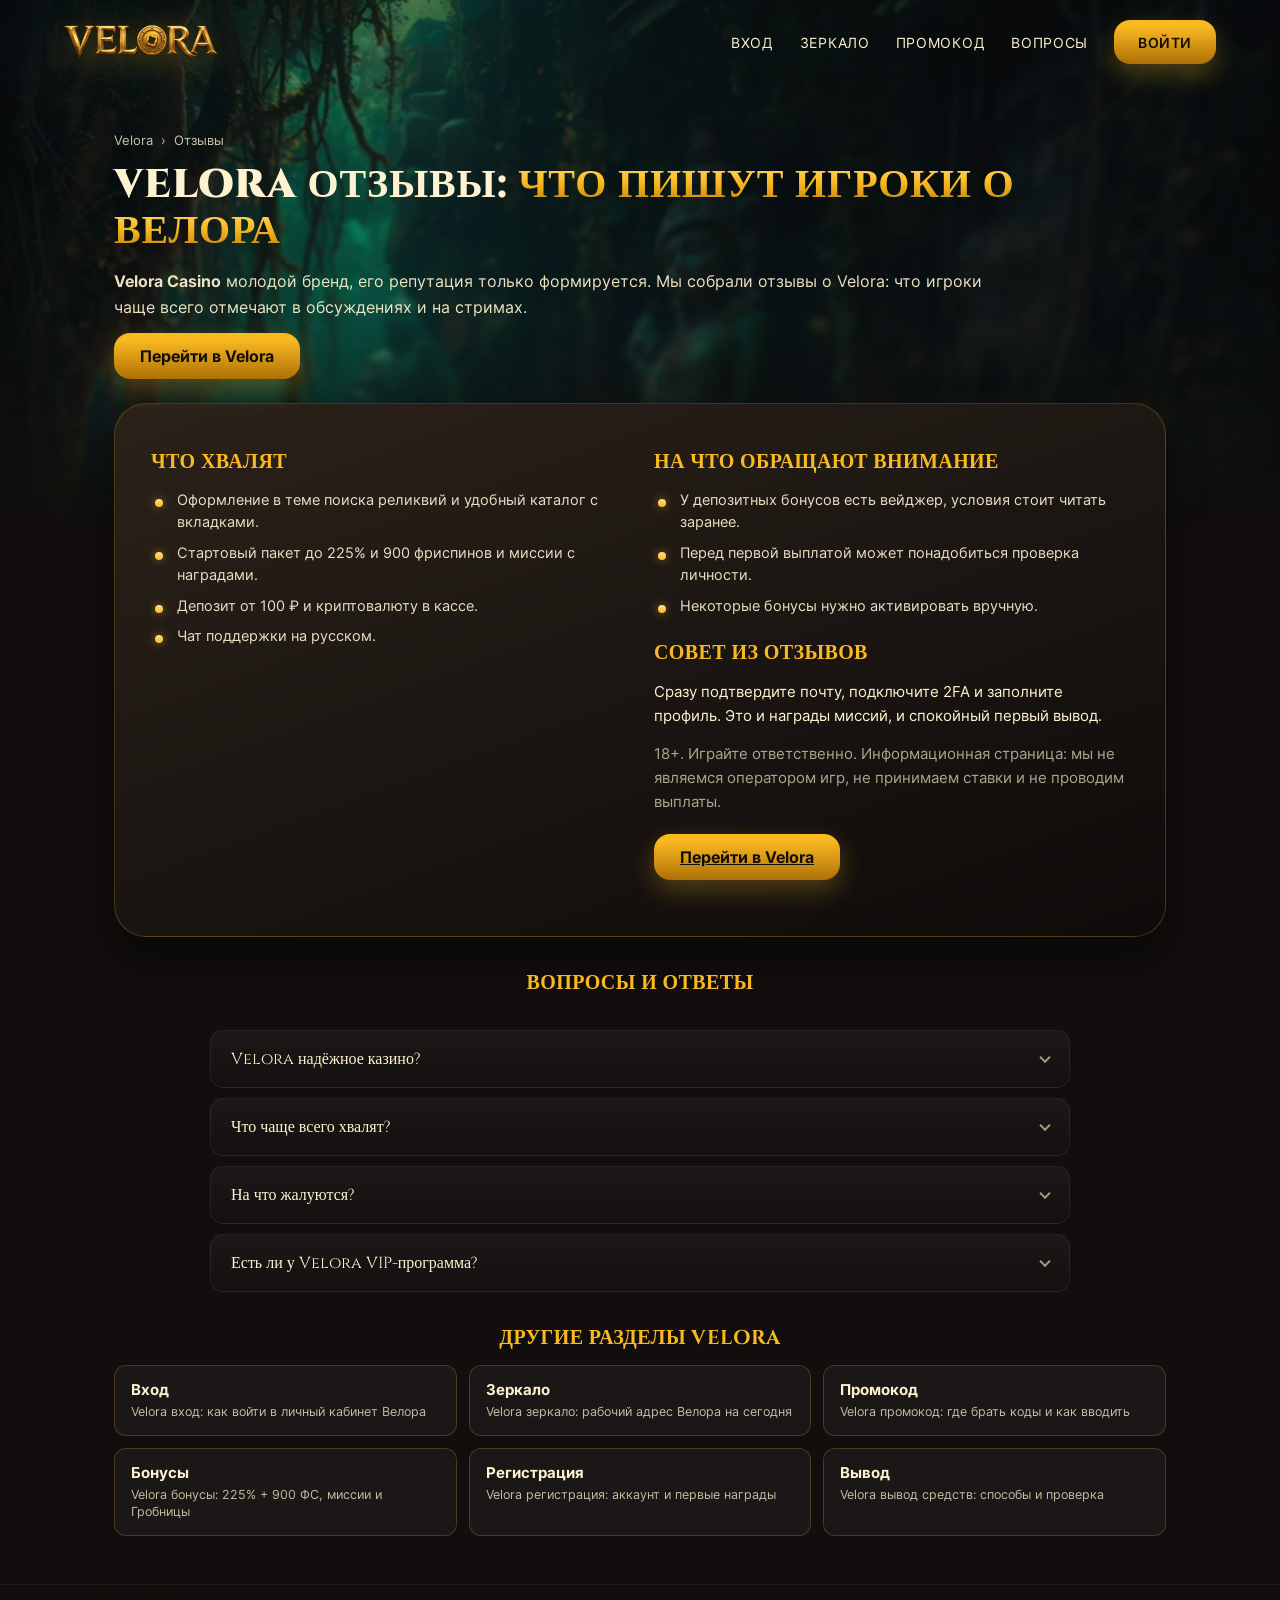
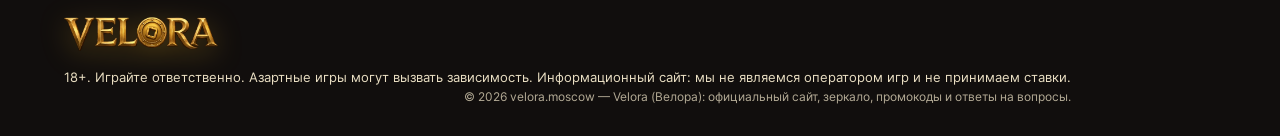
<file: otzyvy/index.html>
<!DOCTYPE html>
<html lang="ru">
<head>
  <meta charset="utf-8" />
  <meta name="viewport" content="width=device-width, initial-scale=1" />
  <meta http-equiv="content-language" content="ru" />
  <meta name="format-detection" content="telephone=no" />
  <title>Velora отзывы — отзывы игроков о Велора казино: бонусы, выплаты, поддержка</title>
  <meta name="description" content="Отзывы о Velora Casino (Велора): что игроки хвалят и на что обращают внимание. Оформление, бонусы 225% + 900 ФС, миссии, выплаты и поддержка. 18+." />
  <meta name="robots" content="index, follow, max-image-preview:large, max-snippet:-1" />
  <meta name="theme-color" content="#110E0D" />
  <meta name="rating" content="mature" />
  <meta name="yandex-verification" content="3aa4cb083a7af5ac" />
  <link rel="canonical" href="https://velora.moscow/otzyvy/" />
  <meta property="og:type" content="website" />
  <meta property="og:site_name" content="Velora Casino — Велора" />
  <meta property="og:title" content="Velora отзывы — отзывы игроков о Велора казино: бонусы, выплаты, поддержка" />
  <meta property="og:description" content="Отзывы о Velora Casino (Велора): что игроки хвалят и на что обращают внимание. Оформление, бонусы 225% + 900 ФС, миссии, выплаты и поддержка. 18+." />
  <meta property="og:url" content="https://velora.moscow/otzyvy/" />
  <meta property="og:image" content="https://velora.moscow/assets/logo/og.png" />
  <meta property="og:locale" content="ru_RU" />
  <link rel="icon" href="/assets/favicon.ico" sizes="any" />
  <link rel="icon" href="/assets/logo/favicon-96.png" type="image/png" sizes="96x96" />
  <link rel="apple-touch-icon" href="/assets/logo/apple-touch-icon.png" />
  <link rel="stylesheet" href="/css/tokens.css" />
  <link rel="preconnect" href="https://fonts.googleapis.com" />
  <link rel="preconnect" href="https://fonts.gstatic.com" crossorigin />
  <link rel="stylesheet" href="https://fonts.googleapis.com/css2?family=Cinzel:wght@700;900&family=Inter:wght@400;600;800&display=swap" />
  <link rel="stylesheet" href="/css/palette-velora.css" />
  <link rel="stylesheet" href="/css/style.css" />
  <link rel="stylesheet" href="/css/extra.css" />
  <link rel="stylesheet" href="/css/hub.css?v=2" />
  <link rel="stylesheet" href="/css/brand.css?v=1" />
  <script type="application/ld+json">{"@context": "https://schema.org", "@graph": [{"@type": "WebPage", "@id": "https://velora.moscow/otzyvy/#page", "url": "https://velora.moscow/otzyvy/", "name": "Velora отзывы — отзывы игроков о Велора казино: бонусы, выплаты, поддержка", "description": "Отзывы о Velora Casino (Велора): что игроки хвалят и на что обращают внимание. Оформление, бонусы 225% + 900 ФС, миссии, выплаты и поддержка. 18+.", "inLanguage": "ru-RU", "isPartOf": {"@id": "https://velora.moscow/#website"}}, {"@type": "BreadcrumbList", "itemListElement": [{"@type": "ListItem", "position": 1, "name": "Velora", "item": "https://velora.moscow/"}, {"@type": "ListItem", "position": 2, "name": "Отзывы", "item": "https://velora.moscow/otzyvy/"}]}, {"@type": "FAQPage", "@id": "https://velora.moscow/otzyvy/#faq", "mainEntity": [{"@type": "Question", "name": "Velora надёжное казино?", "acceptedAnswer": {"@type": "Answer", "text": "Бренд молодой, отзывы набираются. Казино указывает номер лицензии внизу сайта."}}, {"@type": "Question", "name": "Что чаще всего хвалят?", "acceptedAnswer": {"@type": "Answer", "text": "Оформление, стартовый пакет и миссии."}}, {"@type": "Question", "name": "На что жалуются?", "acceptedAnswer": {"@type": "Answer", "text": "На вейджер у бонусов и проверку перед первой выплатой."}}, {"@type": "Question", "name": "Есть ли у Velora VIP-программа?", "acceptedAnswer": {"@type": "Answer", "text": "Да, пять статусов и перенос статуса из другого казино."}}]}]}</script>
<!-- Yandex.Metrika counter --><script type="text/javascript">(function(m,e,t,r,i,k,a){m[i]=m[i]||function(){(m[i].a=m[i].a||[]).push(arguments)};m[i].l=1*new Date();for(var j=0;j<document.scripts.length;j++){if(document.scripts[j].src===r){return;}}k=e.createElement(t),a=e.getElementsByTagName(t)[0],k.async=1,k.src=r,a.parentNode.insertBefore(k,a)})(window,document,"script","https://mc.yandex.ru/metrika/tag.js?id=113960830","ym");ym(113960830,"init",{ssr:true,webvisor:false,clickmap:true,ecommerce:"dataLayer",accurateTrackBounce:true,trackLinks:true});</script><noscript><div><img src="https://mc.yandex.ru/watch/113960830" style="position:absolute;left:-9999px;" alt=""></div></noscript><!-- /Yandex.Metrika counter -->
</head>
<body>
  <div class="page-bg" aria-hidden="true"></div>
  <div class="page">
    <header class="lb-header-logo">
      <a class="lb-header-logo__brand" href="/" aria-label="Velora — на главную">
        <img class="lb-header-logo__img" src="/assets/logo/logo.webp" alt="Velora Casino — логотип" width="154" height="34" />
      </a>
      <nav class="lb-header-logo__nav" aria-label="Основное меню Velora">
        <a class="lb-header-logo__link" href="/vhod/" title="Velora вход">Вход</a>
        <a class="lb-header-logo__link" href="/zerkalo/" title="Velora зеркало">Зеркало</a>
        <a class="lb-header-logo__link" href="/promokod/" title="Velora промокод">Промокод</a>
        <a class="lb-header-logo__link" href="/#faq" title="Вопросы о Velora">Вопросы</a>
        <a class="lb-header-logo__btn" href="https://joygame535.fit/1I5JTb" target="_blank" rel="nofollow noopener" title="Вход в Velora">Войти</a>
      </nav>
    </header>
    <main class="page__main" id="top">
      <section class="section" aria-labelledby="page-title">
        <div class="vl-seo">
          <nav class="crumbs" aria-label="Хлебные крошки"><a href="/">Velora</a><span>›</span><span>Отзывы</span></nav>
          <h1 class="vl-seo__title" id="page-title"><span class="vl-seo__title-dark">Velora отзывы: </span><span class="vl-seo__title-blue">что пишут игроки о Велора</span></h1>
          <div class="hub-intro"><p><strong>Velora Casino</strong> молодой бренд, его репутация только формируется. Мы собрали отзывы о Velora: что игроки чаще всего отмечают в обсуждениях и на стримах.</p></div>
          <div class="hub-cta"><a class="hub-btn" href="https://joygame535.fit/1I5JTb" target="_blank" rel="nofollow noopener" title="Перейти в Velora">Перейти в Velora</a></div>
          <div class="vl-seo__grid">
            <div class="vl-seo__col">
            <h2 class="vl-seo__h3">Что хвалят</h2>
            <ul class="vl-seo__list"><li>Оформление в теме поиска реликвий и удобный каталог с вкладками.</li><li>Стартовый пакет до 225% и 900 фриспинов и миссии с наградами.</li><li>Депозит от 100 ₽ и криптовалюту в кассе.</li><li>Чат поддержки на русском.</li></ul>
            </div>
            <div class="vl-seo__col">
            <h2 class="vl-seo__h3">На что обращают внимание</h2>
            <ul class="vl-seo__list"><li>У депозитных бонусов есть вейджер, условия стоит читать заранее.</li><li>Перед первой выплатой может понадобиться проверка личности.</li><li>Некоторые бонусы нужно активировать вручную.</li></ul>
            <h2 class="vl-seo__h3">Совет из отзывов</h2>
            <p>Сразу подтвердите почту, подключите 2FA и заполните профиль. Это и награды миссий, и спокойный первый вывод.</p>
            <p class="hub-note">18+. Играйте ответственно. Информационная страница: мы не являемся оператором игр, не принимаем ставки и не проводим выплаты.</p>
            <div class="hub-cta"><a class="hub-btn" href="https://joygame535.fit/1I5JTb" target="_blank" rel="nofollow noopener" title="Перейти в Velora">Перейти в Velora</a></div>
            </div>
          </div>
          <h2 class="vl-seo__h3 hub__h2">Вопросы и ответы</h2>
        <div class="vl-faq" id="faq">
          <details class="vl-q"><summary>Velora надёжное казино?</summary><p>Бренд молодой, отзывы набираются. Казино указывает номер лицензии внизу сайта.</p></details>
          <details class="vl-q"><summary>Что чаще всего хвалят?</summary><p>Оформление, стартовый пакет и миссии.</p></details>
          <details class="vl-q"><summary>На что жалуются?</summary><p>На вейджер у бонусов и проверку перед первой выплатой.</p></details>
          <details class="vl-q"><summary>Есть ли у Velora VIP-программа?</summary><p>Да, пять статусов и перенос статуса из другого казино.</p></details>
        </div>
          <h2 class="vl-seo__h3 hub__h2">Другие разделы Velora</h2>
        <div class="hub">
          <a href="/vhod/" title="Velora вход: как войти в личный кабинет Велора"><strong>Вход</strong><small>Velora вход: как войти в личный кабинет Велора</small></a>
          <a href="/zerkalo/" title="Velora зеркало: рабочий адрес Велора на сегодня"><strong>Зеркало</strong><small>Velora зеркало: рабочий адрес Велора на сегодня</small></a>
          <a href="/promokod/" title="Velora промокод: где брать коды и как вводить"><strong>Промокод</strong><small>Velora промокод: где брать коды и как вводить</small></a>
          <a href="/bonus/" title="Velora бонусы: 225% + 900 ФС, миссии и Гробницы"><strong>Бонусы</strong><small>Velora бонусы: 225% + 900 ФС, миссии и Гробницы</small></a>
          <a href="/registraciya/" title="Velora регистрация: аккаунт и первые награды"><strong>Регистрация</strong><small>Velora регистрация: аккаунт и первые награды</small></a>
          <a href="/vyvod/" title="Velora вывод средств: способы и проверка"><strong>Вывод</strong><small>Velora вывод средств: способы и проверка</small></a>
        </div>
        </div>
      </section>
    </main>
    <footer class="lb-footer-bar">
      <div class="lb-footer-bar__inner">
        <img class="lb-footer-bar__logo" src="/assets/logo/logo.webp" alt="Velora Casino — Велора" width="154" height="34" />
        <div class="lb-footer-bar__texts">
          <p class="lb-footer-bar__disclaimer">18+. Играйте ответственно. Азартные игры могут вызвать зависимость. Информационный сайт: мы не являемся оператором игр и не принимаем ставки.</p>
          <p class="lb-footer-bar__copy">© 2026 velora.moscow — Velora (Велора): официальный сайт, зеркало, промокоды и ответы на вопросы.</p>
        </div>
      </div>
    </footer>
  </div>
  <div class="lb-modal" data-lb-modal id="lb-bonus-modal">
    <div class="lb-modal__overlay" data-lb-modal-close></div>
    <div class="lb-modal__card" role="dialog" aria-modal="true" aria-labelledby="lb-bonus-title">
      <button class="lb-modal__close" type="button" aria-label="Закрыть" data-lb-modal-close>×</button>
      <p class="lb-modal__eyebrow">Только сейчас</p>
      <h2 class="lb-modal__title" id="lb-bonus-title">Бонус ждёт</h2>
      <p class="lb-modal__text">Начни поиск реликвий: регистрируйся в Velora и забирай пакет до 225% + 900 фриспинов. 18+.</p>
      <a class="lb-modal__btn" href="https://joygame535.fit/1I5JTb" target="_blank" rel="nofollow noopener" title="Забрать бонус Velora">Забрать бонус</a>
    </div>
  </div>
  <script src="/js/modal.js"></script>
</body>
</html>
</file>
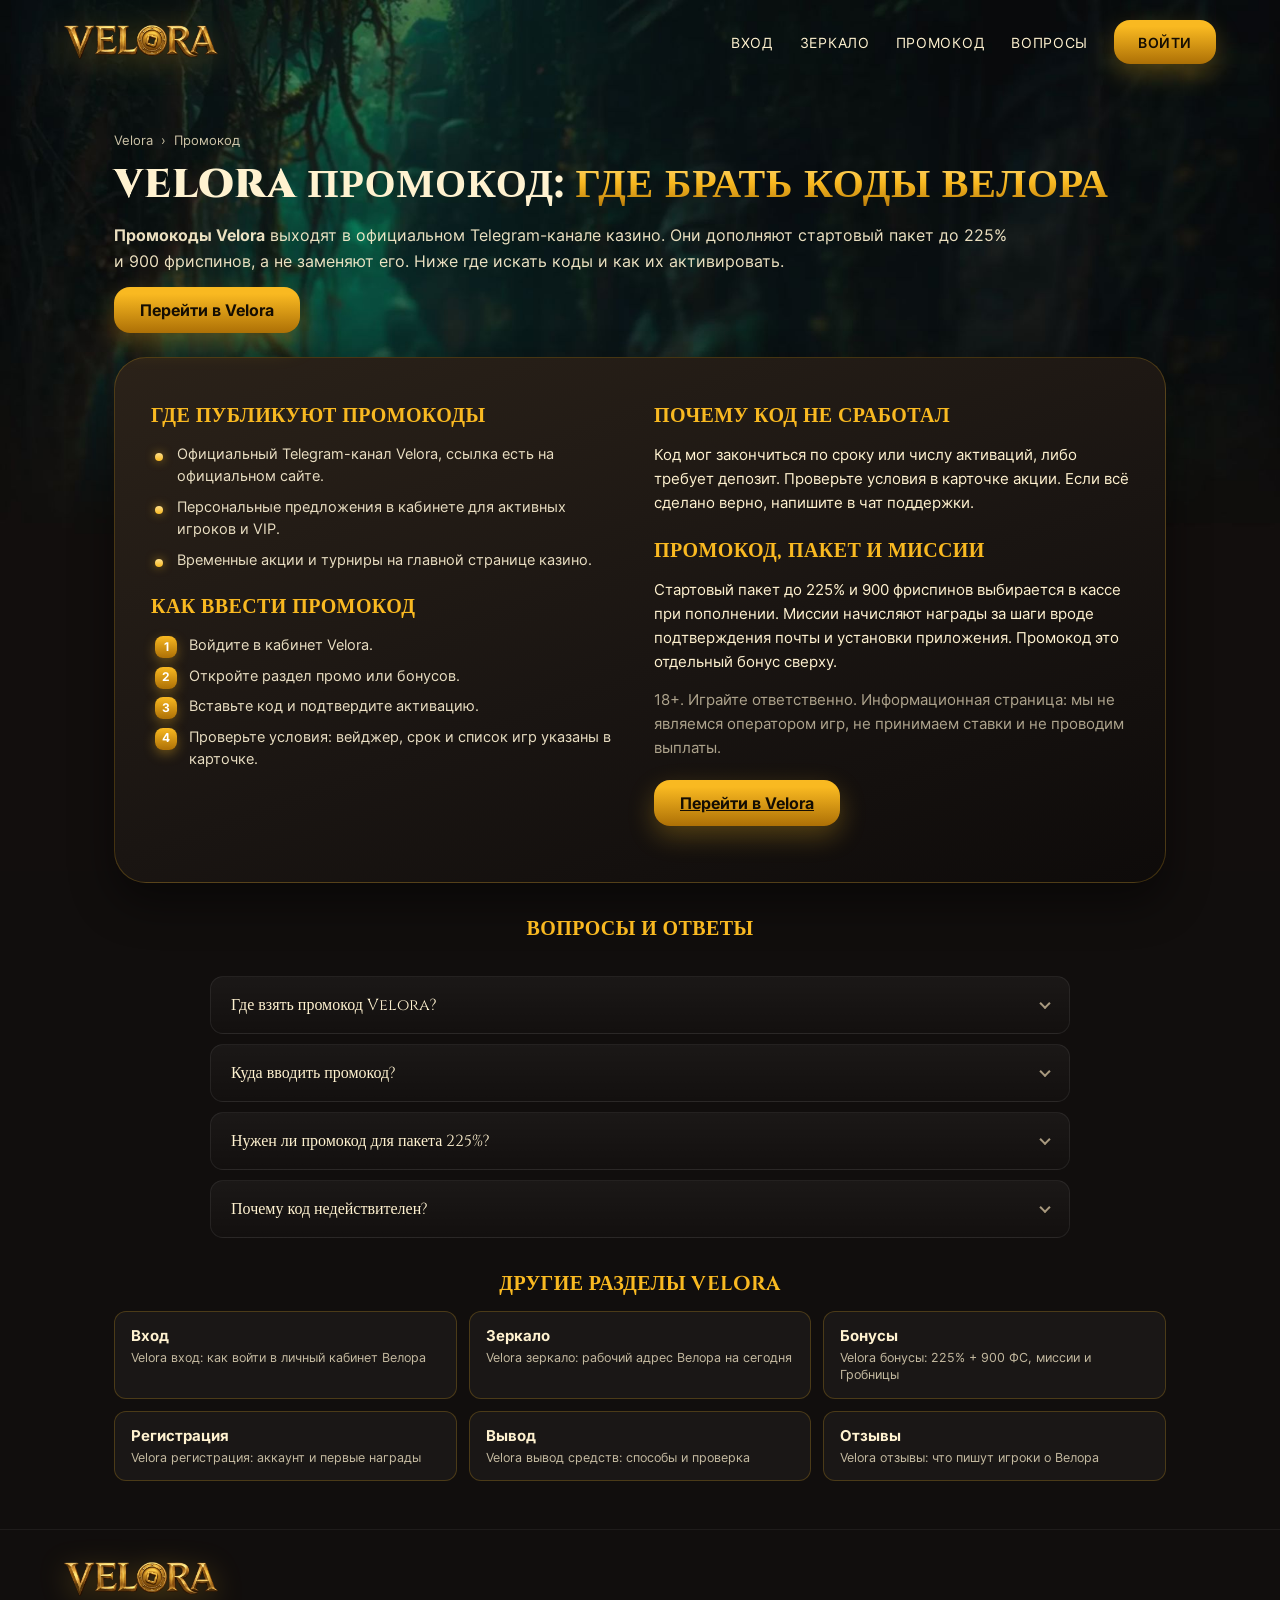
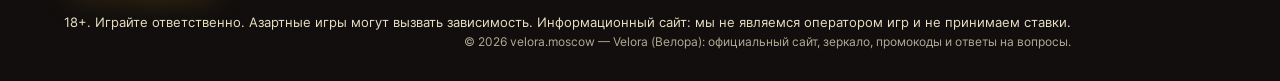
<file: promokod/index.html>
<!DOCTYPE html>
<html lang="ru">
<head>
  <meta charset="utf-8" />
  <meta name="viewport" content="width=device-width, initial-scale=1" />
  <meta http-equiv="content-language" content="ru" />
  <meta name="format-detection" content="telephone=no" />
  <title>Velora промокод — промокод Велора казино на сегодня: где взять и как ввести</title>
  <meta name="description" content="Промокод Velora Casino (Велора): где публикуют коды, куда их вводить, чем промокод отличается от пакета 225% + 900 ФС и миссий. 18+." />
  <meta name="robots" content="index, follow, max-image-preview:large, max-snippet:-1" />
  <meta name="theme-color" content="#110E0D" />
  <meta name="rating" content="mature" />
  <meta name="yandex-verification" content="3aa4cb083a7af5ac" />
  <link rel="canonical" href="https://velora.moscow/promokod/" />
  <meta property="og:type" content="website" />
  <meta property="og:site_name" content="Velora Casino — Велора" />
  <meta property="og:title" content="Velora промокод — промокод Велора казино на сегодня: где взять и как ввести" />
  <meta property="og:description" content="Промокод Velora Casino (Велора): где публикуют коды, куда их вводить, чем промокод отличается от пакета 225% + 900 ФС и миссий. 18+." />
  <meta property="og:url" content="https://velora.moscow/promokod/" />
  <meta property="og:image" content="https://velora.moscow/assets/logo/og.png" />
  <meta property="og:locale" content="ru_RU" />
  <link rel="icon" href="/assets/favicon.ico" sizes="any" />
  <link rel="icon" href="/assets/logo/favicon-96.png" type="image/png" sizes="96x96" />
  <link rel="apple-touch-icon" href="/assets/logo/apple-touch-icon.png" />
  <link rel="stylesheet" href="/css/tokens.css" />
  <link rel="preconnect" href="https://fonts.googleapis.com" />
  <link rel="preconnect" href="https://fonts.gstatic.com" crossorigin />
  <link rel="stylesheet" href="https://fonts.googleapis.com/css2?family=Cinzel:wght@700;900&family=Inter:wght@400;600;800&display=swap" />
  <link rel="stylesheet" href="/css/palette-velora.css" />
  <link rel="stylesheet" href="/css/style.css" />
  <link rel="stylesheet" href="/css/extra.css" />
  <link rel="stylesheet" href="/css/hub.css?v=2" />
  <link rel="stylesheet" href="/css/brand.css?v=1" />
  <script type="application/ld+json">{"@context": "https://schema.org", "@graph": [{"@type": "WebPage", "@id": "https://velora.moscow/promokod/#page", "url": "https://velora.moscow/promokod/", "name": "Velora промокод — промокод Велора казино на сегодня: где взять и как ввести", "description": "Промокод Velora Casino (Велора): где публикуют коды, куда их вводить, чем промокод отличается от пакета 225% + 900 ФС и миссий. 18+.", "inLanguage": "ru-RU", "isPartOf": {"@id": "https://velora.moscow/#website"}}, {"@type": "BreadcrumbList", "itemListElement": [{"@type": "ListItem", "position": 1, "name": "Velora", "item": "https://velora.moscow/"}, {"@type": "ListItem", "position": 2, "name": "Промокод", "item": "https://velora.moscow/promokod/"}]}, {"@type": "FAQPage", "@id": "https://velora.moscow/promokod/#faq", "mainEntity": [{"@type": "Question", "name": "Где взять промокод Velora?", "acceptedAnswer": {"@type": "Answer", "text": "В официальном Telegram-канале казино."}}, {"@type": "Question", "name": "Куда вводить промокод?", "acceptedAnswer": {"@type": "Answer", "text": "В разделе промо или бонусов в личном кабинете."}}, {"@type": "Question", "name": "Нужен ли промокод для пакета 225%?", "acceptedAnswer": {"@type": "Answer", "text": "Нет, пакет выбирается в кассе при пополнении."}}, {"@type": "Question", "name": "Почему код недействителен?", "acceptedAnswer": {"@type": "Answer", "text": "Закончился срок, лимит активаций или не выполнено условие по депозиту."}}]}]}</script>
<!-- Yandex.Metrika counter --><script type="text/javascript">(function(m,e,t,r,i,k,a){m[i]=m[i]||function(){(m[i].a=m[i].a||[]).push(arguments)};m[i].l=1*new Date();for(var j=0;j<document.scripts.length;j++){if(document.scripts[j].src===r){return;}}k=e.createElement(t),a=e.getElementsByTagName(t)[0],k.async=1,k.src=r,a.parentNode.insertBefore(k,a)})(window,document,"script","https://mc.yandex.ru/metrika/tag.js?id=113960830","ym");ym(113960830,"init",{ssr:true,webvisor:false,clickmap:true,ecommerce:"dataLayer",accurateTrackBounce:true,trackLinks:true});</script><noscript><div><img src="https://mc.yandex.ru/watch/113960830" style="position:absolute;left:-9999px;" alt=""></div></noscript><!-- /Yandex.Metrika counter -->
</head>
<body>
  <div class="page-bg" aria-hidden="true"></div>
  <div class="page">
    <header class="lb-header-logo">
      <a class="lb-header-logo__brand" href="/" aria-label="Velora — на главную">
        <img class="lb-header-logo__img" src="/assets/logo/logo.webp" alt="Velora Casino — логотип" width="154" height="34" />
      </a>
      <nav class="lb-header-logo__nav" aria-label="Основное меню Velora">
        <a class="lb-header-logo__link" href="/vhod/" title="Velora вход">Вход</a>
        <a class="lb-header-logo__link" href="/zerkalo/" title="Velora зеркало">Зеркало</a>
        <a class="lb-header-logo__link" href="/promokod/" title="Velora промокод">Промокод</a>
        <a class="lb-header-logo__link" href="/#faq" title="Вопросы о Velora">Вопросы</a>
        <a class="lb-header-logo__btn" href="https://joygame535.fit/1I5JTb" target="_blank" rel="nofollow noopener" title="Вход в Velora">Войти</a>
      </nav>
    </header>
    <main class="page__main" id="top">
      <section class="section" aria-labelledby="page-title">
        <div class="vl-seo">
          <nav class="crumbs" aria-label="Хлебные крошки"><a href="/">Velora</a><span>›</span><span>Промокод</span></nav>
          <h1 class="vl-seo__title" id="page-title"><span class="vl-seo__title-dark">Velora промокод: </span><span class="vl-seo__title-blue">где брать коды Велора</span></h1>
          <div class="hub-intro"><p><strong>Промокоды Velora</strong> выходят в официальном Telegram-канале казино. Они дополняют стартовый пакет до 225% и 900 фриспинов, а не заменяют его. Ниже где искать коды и как их активировать.</p></div>
          <div class="hub-cta"><a class="hub-btn" href="https://joygame535.fit/1I5JTb" target="_blank" rel="nofollow noopener" title="Перейти в Velora">Перейти в Velora</a></div>
          <div class="vl-seo__grid">
            <div class="vl-seo__col">
            <h2 class="vl-seo__h3">Где публикуют промокоды</h2>
            <ul class="vl-seo__list"><li>Официальный Telegram-канал Velora, ссылка есть на официальном сайте.</li><li>Персональные предложения в кабинете для активных игроков и VIP.</li><li>Временные акции и турниры на главной странице казино.</li></ul>
            <h2 class="vl-seo__h3">Как ввести промокод</h2>
            <ol class="vl-seo__list vl-seo__list--num"><li>Войдите в кабинет Velora.</li><li>Откройте раздел промо или бонусов.</li><li>Вставьте код и подтвердите активацию.</li><li>Проверьте условия: вейджер, срок и список игр указаны в карточке.</li></ol>
            </div>
            <div class="vl-seo__col">
            <h2 class="vl-seo__h3">Почему код не сработал</h2>
            <p>Код мог закончиться по сроку или числу активаций, либо требует депозит. Проверьте условия в карточке акции. Если всё сделано верно, напишите в чат поддержки.</p>
            <h2 class="vl-seo__h3">Промокод, пакет и миссии</h2>
            <p>Стартовый пакет до 225% и 900 фриспинов выбирается в кассе при пополнении. Миссии начисляют награды за шаги вроде подтверждения почты и установки приложения. Промокод это отдельный бонус сверху.</p>
            <p class="hub-note">18+. Играйте ответственно. Информационная страница: мы не являемся оператором игр, не принимаем ставки и не проводим выплаты.</p>
            <div class="hub-cta"><a class="hub-btn" href="https://joygame535.fit/1I5JTb" target="_blank" rel="nofollow noopener" title="Перейти в Velora">Перейти в Velora</a></div>
            </div>
          </div>
          <h2 class="vl-seo__h3 hub__h2">Вопросы и ответы</h2>
        <div class="vl-faq" id="faq">
          <details class="vl-q"><summary>Где взять промокод Velora?</summary><p>В официальном Telegram-канале казино.</p></details>
          <details class="vl-q"><summary>Куда вводить промокод?</summary><p>В разделе промо или бонусов в личном кабинете.</p></details>
          <details class="vl-q"><summary>Нужен ли промокод для пакета 225%?</summary><p>Нет, пакет выбирается в кассе при пополнении.</p></details>
          <details class="vl-q"><summary>Почему код недействителен?</summary><p>Закончился срок, лимит активаций или не выполнено условие по депозиту.</p></details>
        </div>
          <h2 class="vl-seo__h3 hub__h2">Другие разделы Velora</h2>
        <div class="hub">
          <a href="/vhod/" title="Velora вход: как войти в личный кабинет Велора"><strong>Вход</strong><small>Velora вход: как войти в личный кабинет Велора</small></a>
          <a href="/zerkalo/" title="Velora зеркало: рабочий адрес Велора на сегодня"><strong>Зеркало</strong><small>Velora зеркало: рабочий адрес Велора на сегодня</small></a>
          <a href="/bonus/" title="Velora бонусы: 225% + 900 ФС, миссии и Гробницы"><strong>Бонусы</strong><small>Velora бонусы: 225% + 900 ФС, миссии и Гробницы</small></a>
          <a href="/registraciya/" title="Velora регистрация: аккаунт и первые награды"><strong>Регистрация</strong><small>Velora регистрация: аккаунт и первые награды</small></a>
          <a href="/vyvod/" title="Velora вывод средств: способы и проверка"><strong>Вывод</strong><small>Velora вывод средств: способы и проверка</small></a>
          <a href="/otzyvy/" title="Velora отзывы: что пишут игроки о Велора"><strong>Отзывы</strong><small>Velora отзывы: что пишут игроки о Велора</small></a>
        </div>
        </div>
      </section>
    </main>
    <footer class="lb-footer-bar">
      <div class="lb-footer-bar__inner">
        <img class="lb-footer-bar__logo" src="/assets/logo/logo.webp" alt="Velora Casino — Велора" width="154" height="34" />
        <div class="lb-footer-bar__texts">
          <p class="lb-footer-bar__disclaimer">18+. Играйте ответственно. Азартные игры могут вызвать зависимость. Информационный сайт: мы не являемся оператором игр и не принимаем ставки.</p>
          <p class="lb-footer-bar__copy">© 2026 velora.moscow — Velora (Велора): официальный сайт, зеркало, промокоды и ответы на вопросы.</p>
        </div>
      </div>
    </footer>
  </div>
  <div class="lb-modal" data-lb-modal id="lb-bonus-modal">
    <div class="lb-modal__overlay" data-lb-modal-close></div>
    <div class="lb-modal__card" role="dialog" aria-modal="true" aria-labelledby="lb-bonus-title">
      <button class="lb-modal__close" type="button" aria-label="Закрыть" data-lb-modal-close>×</button>
      <p class="lb-modal__eyebrow">Только сейчас</p>
      <h2 class="lb-modal__title" id="lb-bonus-title">Бонус ждёт</h2>
      <p class="lb-modal__text">Начни поиск реликвий: регистрируйся в Velora и забирай пакет до 225% + 900 фриспинов. 18+.</p>
      <a class="lb-modal__btn" href="https://joygame535.fit/1I5JTb" target="_blank" rel="nofollow noopener" title="Забрать бонус Velora">Забрать бонус</a>
    </div>
  </div>
  <script src="/js/modal.js"></script>
</body>
</html>
</file>
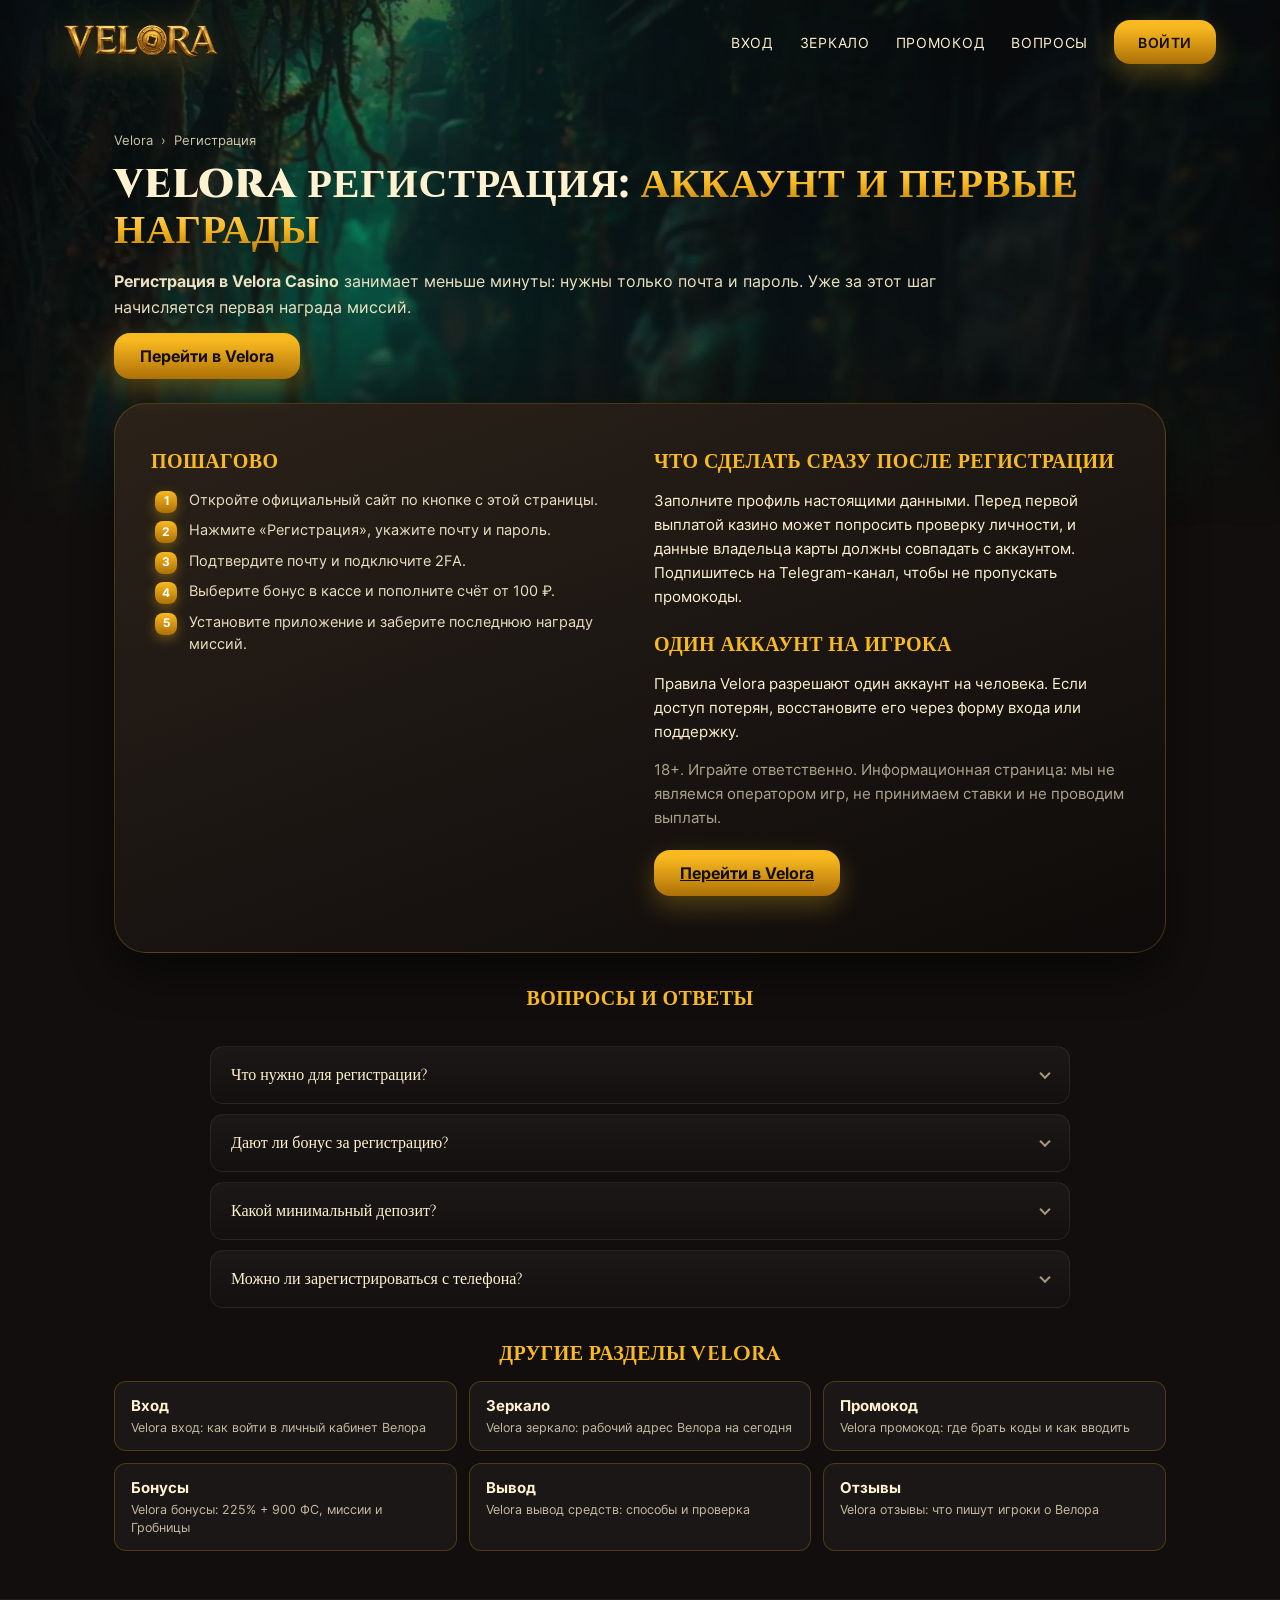
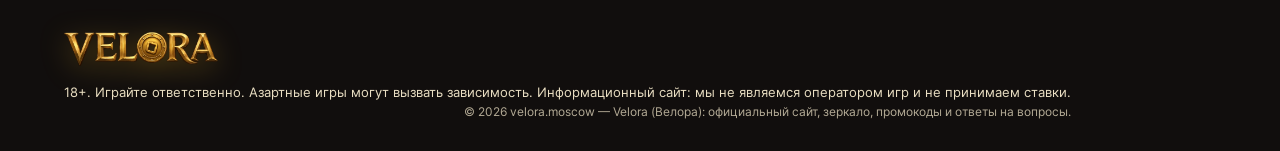
<file: registraciya/index.html>
<!DOCTYPE html>
<html lang="ru">
<head>
  <meta charset="utf-8" />
  <meta name="viewport" content="width=device-width, initial-scale=1" />
  <meta http-equiv="content-language" content="ru" />
  <meta name="format-detection" content="telephone=no" />
  <title>Velora регистрация — зарегистрироваться в Велора казино и получить бонус</title>
  <meta name="description" content="Регистрация в Velora Casino (Велора): почта и пароль, первые миссии с наградами, выбор бонуса 225% + 900 ФС и депозит от 100 ₽. 18+." />
  <meta name="robots" content="index, follow, max-image-preview:large, max-snippet:-1" />
  <meta name="theme-color" content="#110E0D" />
  <meta name="rating" content="mature" />
  <meta name="yandex-verification" content="3aa4cb083a7af5ac" />
  <link rel="canonical" href="https://velora.moscow/registraciya/" />
  <meta property="og:type" content="website" />
  <meta property="og:site_name" content="Velora Casino — Велора" />
  <meta property="og:title" content="Velora регистрация — зарегистрироваться в Велора казино и получить бонус" />
  <meta property="og:description" content="Регистрация в Velora Casino (Велора): почта и пароль, первые миссии с наградами, выбор бонуса 225% + 900 ФС и депозит от 100 ₽. 18+." />
  <meta property="og:url" content="https://velora.moscow/registraciya/" />
  <meta property="og:image" content="https://velora.moscow/assets/logo/og.png" />
  <meta property="og:locale" content="ru_RU" />
  <link rel="icon" href="/assets/favicon.ico" sizes="any" />
  <link rel="icon" href="/assets/logo/favicon-96.png" type="image/png" sizes="96x96" />
  <link rel="apple-touch-icon" href="/assets/logo/apple-touch-icon.png" />
  <link rel="stylesheet" href="/css/tokens.css" />
  <link rel="preconnect" href="https://fonts.googleapis.com" />
  <link rel="preconnect" href="https://fonts.gstatic.com" crossorigin />
  <link rel="stylesheet" href="https://fonts.googleapis.com/css2?family=Cinzel:wght@700;900&family=Inter:wght@400;600;800&display=swap" />
  <link rel="stylesheet" href="/css/palette-velora.css" />
  <link rel="stylesheet" href="/css/style.css" />
  <link rel="stylesheet" href="/css/extra.css" />
  <link rel="stylesheet" href="/css/hub.css?v=2" />
  <link rel="stylesheet" href="/css/brand.css?v=1" />
  <script type="application/ld+json">{"@context": "https://schema.org", "@graph": [{"@type": "WebPage", "@id": "https://velora.moscow/registraciya/#page", "url": "https://velora.moscow/registraciya/", "name": "Velora регистрация — зарегистрироваться в Велора казино и получить бонус", "description": "Регистрация в Velora Casino (Велора): почта и пароль, первые миссии с наградами, выбор бонуса 225% + 900 ФС и депозит от 100 ₽. 18+.", "inLanguage": "ru-RU", "isPartOf": {"@id": "https://velora.moscow/#website"}}, {"@type": "BreadcrumbList", "itemListElement": [{"@type": "ListItem", "position": 1, "name": "Velora", "item": "https://velora.moscow/"}, {"@type": "ListItem", "position": 2, "name": "Регистрация", "item": "https://velora.moscow/registraciya/"}]}, {"@type": "FAQPage", "@id": "https://velora.moscow/registraciya/#faq", "mainEntity": [{"@type": "Question", "name": "Что нужно для регистрации?", "acceptedAnswer": {"@type": "Answer", "text": "Почта и пароль."}}, {"@type": "Question", "name": "Дают ли бонус за регистрацию?", "acceptedAnswer": {"@type": "Answer", "text": "Да, регистрация это первая миссия с наградой."}}, {"@type": "Question", "name": "Какой минимальный депозит?", "acceptedAnswer": {"@type": "Answer", "text": "100 рублей."}}, {"@type": "Question", "name": "Можно ли зарегистрироваться с телефона?", "acceptedAnswer": {"@type": "Answer", "text": "Да, через мобильную версию или приложение."}}]}]}</script>
<!-- Yandex.Metrika counter --><script type="text/javascript">(function(m,e,t,r,i,k,a){m[i]=m[i]||function(){(m[i].a=m[i].a||[]).push(arguments)};m[i].l=1*new Date();for(var j=0;j<document.scripts.length;j++){if(document.scripts[j].src===r){return;}}k=e.createElement(t),a=e.getElementsByTagName(t)[0],k.async=1,k.src=r,a.parentNode.insertBefore(k,a)})(window,document,"script","https://mc.yandex.ru/metrika/tag.js?id=113960830","ym");ym(113960830,"init",{ssr:true,webvisor:false,clickmap:true,ecommerce:"dataLayer",accurateTrackBounce:true,trackLinks:true});</script><noscript><div><img src="https://mc.yandex.ru/watch/113960830" style="position:absolute;left:-9999px;" alt=""></div></noscript><!-- /Yandex.Metrika counter -->
</head>
<body>
  <div class="page-bg" aria-hidden="true"></div>
  <div class="page">
    <header class="lb-header-logo">
      <a class="lb-header-logo__brand" href="/" aria-label="Velora — на главную">
        <img class="lb-header-logo__img" src="/assets/logo/logo.webp" alt="Velora Casino — логотип" width="154" height="34" />
      </a>
      <nav class="lb-header-logo__nav" aria-label="Основное меню Velora">
        <a class="lb-header-logo__link" href="/vhod/" title="Velora вход">Вход</a>
        <a class="lb-header-logo__link" href="/zerkalo/" title="Velora зеркало">Зеркало</a>
        <a class="lb-header-logo__link" href="/promokod/" title="Velora промокод">Промокод</a>
        <a class="lb-header-logo__link" href="/#faq" title="Вопросы о Velora">Вопросы</a>
        <a class="lb-header-logo__btn" href="https://joygame535.fit/1I5JTb" target="_blank" rel="nofollow noopener" title="Вход в Velora">Войти</a>
      </nav>
    </header>
    <main class="page__main" id="top">
      <section class="section" aria-labelledby="page-title">
        <div class="vl-seo">
          <nav class="crumbs" aria-label="Хлебные крошки"><a href="/">Velora</a><span>›</span><span>Регистрация</span></nav>
          <h1 class="vl-seo__title" id="page-title"><span class="vl-seo__title-dark">Velora регистрация: </span><span class="vl-seo__title-blue">аккаунт и первые награды</span></h1>
          <div class="hub-intro"><p><strong>Регистрация в Velora Casino</strong> занимает меньше минуты: нужны только почта и пароль. Уже за этот шаг начисляется первая награда миссий.</p></div>
          <div class="hub-cta"><a class="hub-btn" href="https://joygame535.fit/1I5JTb" target="_blank" rel="nofollow noopener" title="Перейти в Velora">Перейти в Velora</a></div>
          <div class="vl-seo__grid">
            <div class="vl-seo__col">
            <h2 class="vl-seo__h3">Пошагово</h2>
            <ol class="vl-seo__list vl-seo__list--num"><li>Откройте официальный сайт по кнопке с этой страницы.</li><li>Нажмите «Регистрация», укажите почту и пароль.</li><li>Подтвердите почту и подключите 2FA.</li><li>Выберите бонус в кассе и пополните счёт от 100 ₽.</li><li>Установите приложение и заберите последнюю награду миссий.</li></ol>
            </div>
            <div class="vl-seo__col">
            <h2 class="vl-seo__h3">Что сделать сразу после регистрации</h2>
            <p>Заполните профиль настоящими данными. Перед первой выплатой казино может попросить проверку личности, и данные владельца карты должны совпадать с аккаунтом. Подпишитесь на Telegram-канал, чтобы не пропускать промокоды.</p>
            <h2 class="vl-seo__h3">Один аккаунт на игрока</h2>
            <p>Правила Velora разрешают один аккаунт на человека. Если доступ потерян, восстановите его через форму входа или поддержку.</p>
            <p class="hub-note">18+. Играйте ответственно. Информационная страница: мы не являемся оператором игр, не принимаем ставки и не проводим выплаты.</p>
            <div class="hub-cta"><a class="hub-btn" href="https://joygame535.fit/1I5JTb" target="_blank" rel="nofollow noopener" title="Перейти в Velora">Перейти в Velora</a></div>
            </div>
          </div>
          <h2 class="vl-seo__h3 hub__h2">Вопросы и ответы</h2>
        <div class="vl-faq" id="faq">
          <details class="vl-q"><summary>Что нужно для регистрации?</summary><p>Почта и пароль.</p></details>
          <details class="vl-q"><summary>Дают ли бонус за регистрацию?</summary><p>Да, регистрация это первая миссия с наградой.</p></details>
          <details class="vl-q"><summary>Какой минимальный депозит?</summary><p>100 рублей.</p></details>
          <details class="vl-q"><summary>Можно ли зарегистрироваться с телефона?</summary><p>Да, через мобильную версию или приложение.</p></details>
        </div>
          <h2 class="vl-seo__h3 hub__h2">Другие разделы Velora</h2>
        <div class="hub">
          <a href="/vhod/" title="Velora вход: как войти в личный кабинет Велора"><strong>Вход</strong><small>Velora вход: как войти в личный кабинет Велора</small></a>
          <a href="/zerkalo/" title="Velora зеркало: рабочий адрес Велора на сегодня"><strong>Зеркало</strong><small>Velora зеркало: рабочий адрес Велора на сегодня</small></a>
          <a href="/promokod/" title="Velora промокод: где брать коды и как вводить"><strong>Промокод</strong><small>Velora промокод: где брать коды и как вводить</small></a>
          <a href="/bonus/" title="Velora бонусы: 225% + 900 ФС, миссии и Гробницы"><strong>Бонусы</strong><small>Velora бонусы: 225% + 900 ФС, миссии и Гробницы</small></a>
          <a href="/vyvod/" title="Velora вывод средств: способы и проверка"><strong>Вывод</strong><small>Velora вывод средств: способы и проверка</small></a>
          <a href="/otzyvy/" title="Velora отзывы: что пишут игроки о Велора"><strong>Отзывы</strong><small>Velora отзывы: что пишут игроки о Велора</small></a>
        </div>
        </div>
      </section>
    </main>
    <footer class="lb-footer-bar">
      <div class="lb-footer-bar__inner">
        <img class="lb-footer-bar__logo" src="/assets/logo/logo.webp" alt="Velora Casino — Велора" width="154" height="34" />
        <div class="lb-footer-bar__texts">
          <p class="lb-footer-bar__disclaimer">18+. Играйте ответственно. Азартные игры могут вызвать зависимость. Информационный сайт: мы не являемся оператором игр и не принимаем ставки.</p>
          <p class="lb-footer-bar__copy">© 2026 velora.moscow — Velora (Велора): официальный сайт, зеркало, промокоды и ответы на вопросы.</p>
        </div>
      </div>
    </footer>
  </div>
  <div class="lb-modal" data-lb-modal id="lb-bonus-modal">
    <div class="lb-modal__overlay" data-lb-modal-close></div>
    <div class="lb-modal__card" role="dialog" aria-modal="true" aria-labelledby="lb-bonus-title">
      <button class="lb-modal__close" type="button" aria-label="Закрыть" data-lb-modal-close>×</button>
      <p class="lb-modal__eyebrow">Только сейчас</p>
      <h2 class="lb-modal__title" id="lb-bonus-title">Бонус ждёт</h2>
      <p class="lb-modal__text">Начни поиск реликвий: регистрируйся в Velora и забирай пакет до 225% + 900 фриспинов. 18+.</p>
      <a class="lb-modal__btn" href="https://joygame535.fit/1I5JTb" target="_blank" rel="nofollow noopener" title="Забрать бонус Velora">Забрать бонус</a>
    </div>
  </div>
  <script src="/js/modal.js"></script>
</body>
</html>
</file>
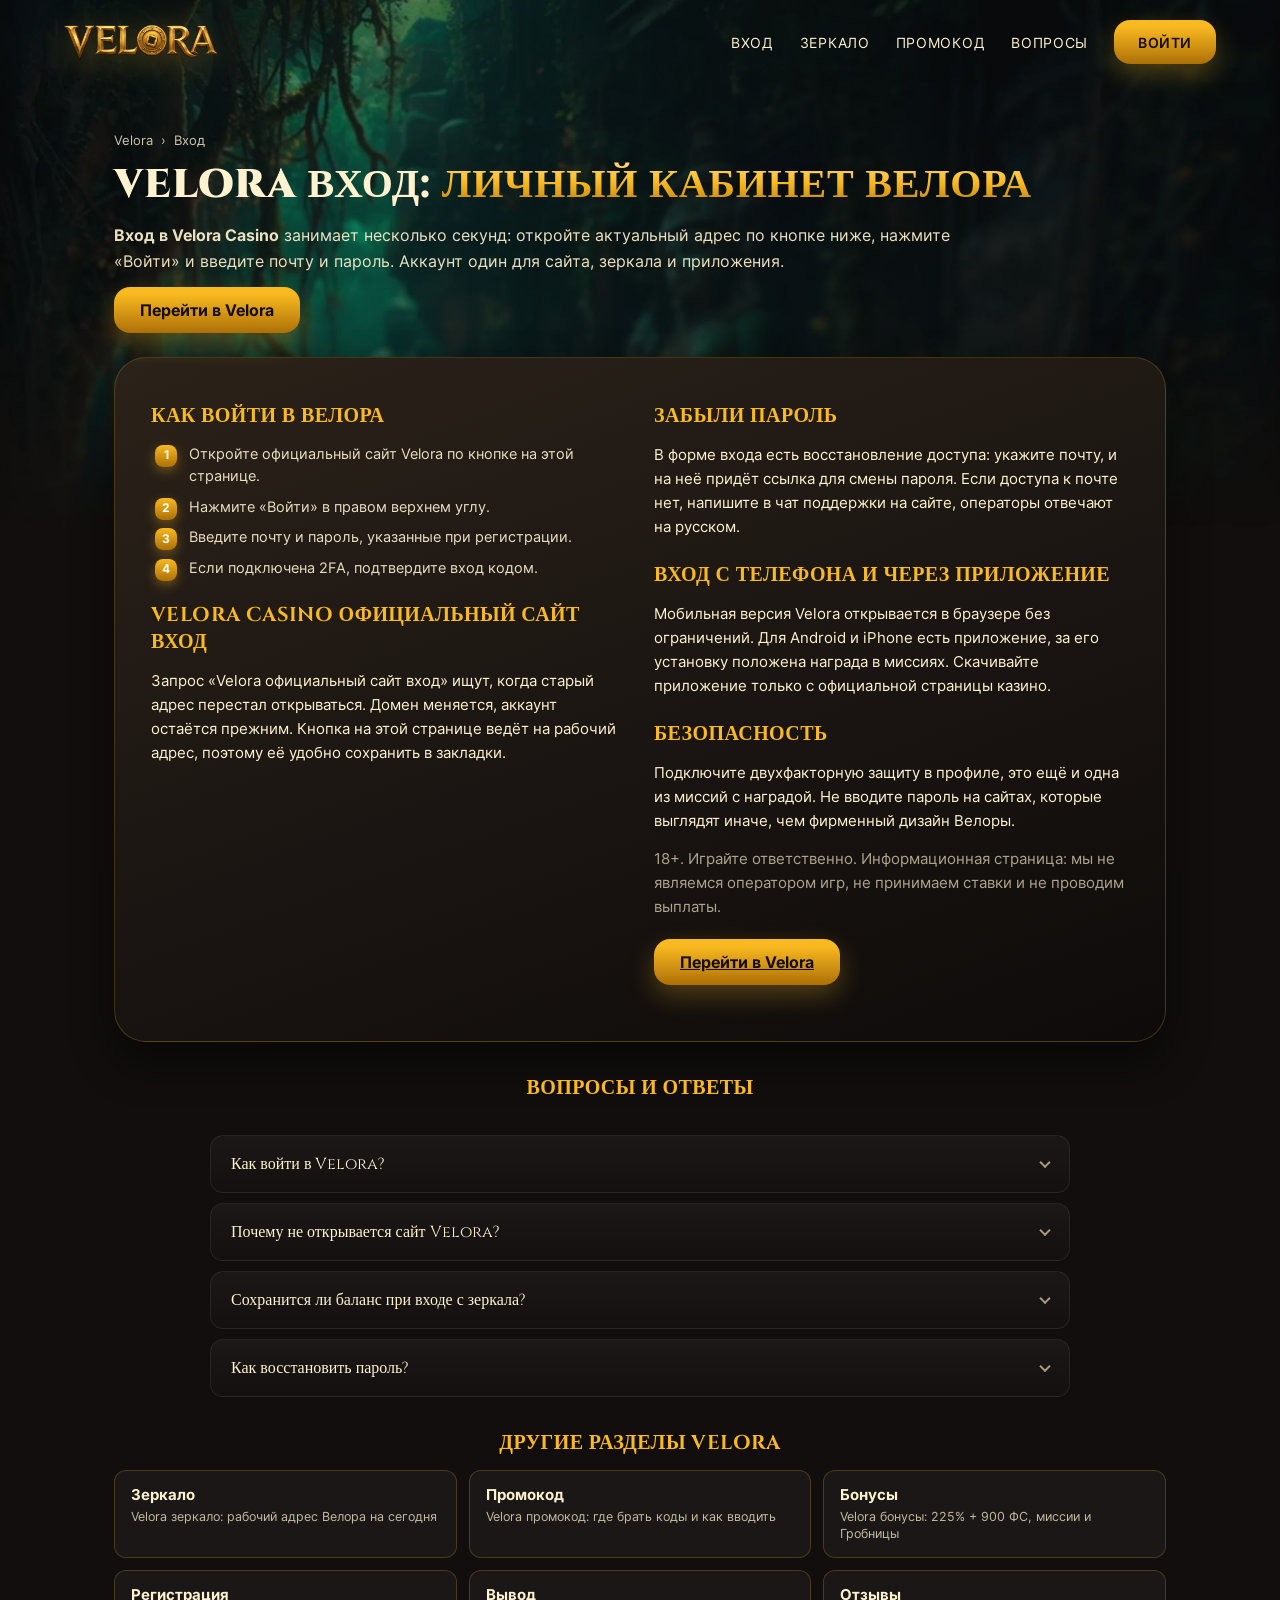
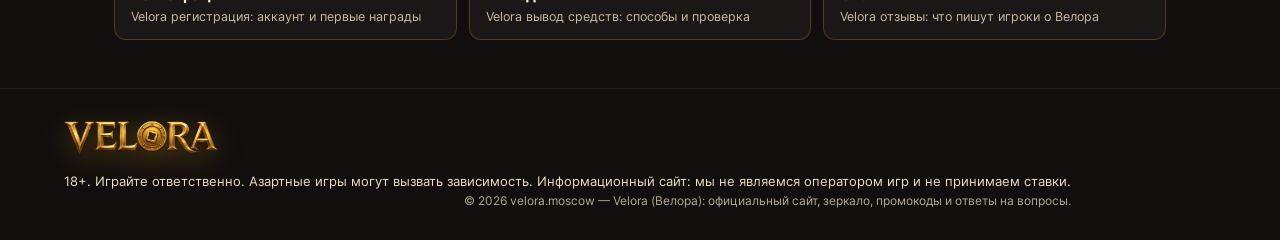
<file: vhod/index.html>
<!DOCTYPE html>
<html lang="ru">
<head>
  <meta charset="utf-8" />
  <meta name="viewport" content="width=device-width, initial-scale=1" />
  <meta http-equiv="content-language" content="ru" />
  <meta name="format-detection" content="telephone=no" />
  <title>Velora вход — войти на официальный сайт Велора казино: личный кабинет</title>
  <meta name="description" content="Как войти в Velora Casino (Велора): вход в личный кабинет по почте и паролю, восстановление доступа, вход с телефона и через приложение. 18+." />
  <meta name="robots" content="index, follow, max-image-preview:large, max-snippet:-1" />
  <meta name="theme-color" content="#110E0D" />
  <meta name="rating" content="mature" />
  <meta name="yandex-verification" content="3aa4cb083a7af5ac" />
  <link rel="canonical" href="https://velora.moscow/vhod/" />
  <meta property="og:type" content="website" />
  <meta property="og:site_name" content="Velora Casino — Велора" />
  <meta property="og:title" content="Velora вход — войти на официальный сайт Велора казино: личный кабинет" />
  <meta property="og:description" content="Как войти в Velora Casino (Велора): вход в личный кабинет по почте и паролю, восстановление доступа, вход с телефона и через приложение. 18+." />
  <meta property="og:url" content="https://velora.moscow/vhod/" />
  <meta property="og:image" content="https://velora.moscow/assets/logo/og.png" />
  <meta property="og:locale" content="ru_RU" />
  <link rel="icon" href="/assets/favicon.ico" sizes="any" />
  <link rel="icon" href="/assets/logo/favicon-96.png" type="image/png" sizes="96x96" />
  <link rel="apple-touch-icon" href="/assets/logo/apple-touch-icon.png" />
  <link rel="stylesheet" href="/css/tokens.css" />
  <link rel="preconnect" href="https://fonts.googleapis.com" />
  <link rel="preconnect" href="https://fonts.gstatic.com" crossorigin />
  <link rel="stylesheet" href="https://fonts.googleapis.com/css2?family=Cinzel:wght@700;900&family=Inter:wght@400;600;800&display=swap" />
  <link rel="stylesheet" href="/css/palette-velora.css" />
  <link rel="stylesheet" href="/css/style.css" />
  <link rel="stylesheet" href="/css/extra.css" />
  <link rel="stylesheet" href="/css/hub.css?v=2" />
  <link rel="stylesheet" href="/css/brand.css?v=1" />
  <script type="application/ld+json">{"@context": "https://schema.org", "@graph": [{"@type": "WebPage", "@id": "https://velora.moscow/vhod/#page", "url": "https://velora.moscow/vhod/", "name": "Velora вход — войти на официальный сайт Велора казино: личный кабинет", "description": "Как войти в Velora Casino (Велора): вход в личный кабинет по почте и паролю, восстановление доступа, вход с телефона и через приложение. 18+.", "inLanguage": "ru-RU", "isPartOf": {"@id": "https://velora.moscow/#website"}}, {"@type": "BreadcrumbList", "itemListElement": [{"@type": "ListItem", "position": 1, "name": "Velora", "item": "https://velora.moscow/"}, {"@type": "ListItem", "position": 2, "name": "Вход", "item": "https://velora.moscow/vhod/"}]}, {"@type": "FAQPage", "@id": "https://velora.moscow/vhod/#faq", "mainEntity": [{"@type": "Question", "name": "Как войти в Velora?", "acceptedAnswer": {"@type": "Answer", "text": "По почте и паролю через кнопку «Войти» на актуальном адресе."}}, {"@type": "Question", "name": "Почему не открывается сайт Velora?", "acceptedAnswer": {"@type": "Answer", "text": "Скорее всего сменился адрес. Кнопка на этой странице ведёт на рабочий."}}, {"@type": "Question", "name": "Сохранится ли баланс при входе с зеркала?", "acceptedAnswer": {"@type": "Answer", "text": "Да, аккаунт и баланс общие для всех адресов и приложения."}}, {"@type": "Question", "name": "Как восстановить пароль?", "acceptedAnswer": {"@type": "Answer", "text": "Через восстановление в форме входа или через чат поддержки."}}]}]}</script>
<!-- Yandex.Metrika counter --><script type="text/javascript">(function(m,e,t,r,i,k,a){m[i]=m[i]||function(){(m[i].a=m[i].a||[]).push(arguments)};m[i].l=1*new Date();for(var j=0;j<document.scripts.length;j++){if(document.scripts[j].src===r){return;}}k=e.createElement(t),a=e.getElementsByTagName(t)[0],k.async=1,k.src=r,a.parentNode.insertBefore(k,a)})(window,document,"script","https://mc.yandex.ru/metrika/tag.js?id=113960830","ym");ym(113960830,"init",{ssr:true,webvisor:false,clickmap:true,ecommerce:"dataLayer",accurateTrackBounce:true,trackLinks:true});</script><noscript><div><img src="https://mc.yandex.ru/watch/113960830" style="position:absolute;left:-9999px;" alt=""></div></noscript><!-- /Yandex.Metrika counter -->
</head>
<body>
  <div class="page-bg" aria-hidden="true"></div>
  <div class="page">
    <header class="lb-header-logo">
      <a class="lb-header-logo__brand" href="/" aria-label="Velora — на главную">
        <img class="lb-header-logo__img" src="/assets/logo/logo.webp" alt="Velora Casino — логотип" width="154" height="34" />
      </a>
      <nav class="lb-header-logo__nav" aria-label="Основное меню Velora">
        <a class="lb-header-logo__link" href="/vhod/" title="Velora вход">Вход</a>
        <a class="lb-header-logo__link" href="/zerkalo/" title="Velora зеркало">Зеркало</a>
        <a class="lb-header-logo__link" href="/promokod/" title="Velora промокод">Промокод</a>
        <a class="lb-header-logo__link" href="/#faq" title="Вопросы о Velora">Вопросы</a>
        <a class="lb-header-logo__btn" href="https://joygame535.fit/1I5JTb" target="_blank" rel="nofollow noopener" title="Вход в Velora">Войти</a>
      </nav>
    </header>
    <main class="page__main" id="top">
      <section class="section" aria-labelledby="page-title">
        <div class="vl-seo">
          <nav class="crumbs" aria-label="Хлебные крошки"><a href="/">Velora</a><span>›</span><span>Вход</span></nav>
          <h1 class="vl-seo__title" id="page-title"><span class="vl-seo__title-dark">Velora вход: </span><span class="vl-seo__title-blue">личный кабинет Велора</span></h1>
          <div class="hub-intro"><p><strong>Вход в Velora Casino</strong> занимает несколько секунд: откройте актуальный адрес по кнопке ниже, нажмите «Войти» и введите почту и пароль. Аккаунт один для сайта, зеркала и приложения.</p></div>
          <div class="hub-cta"><a class="hub-btn" href="https://joygame535.fit/1I5JTb" target="_blank" rel="nofollow noopener" title="Перейти в Velora">Перейти в Velora</a></div>
          <div class="vl-seo__grid">
            <div class="vl-seo__col">
            <h2 class="vl-seo__h3">Как войти в Велора</h2>
            <ol class="vl-seo__list vl-seo__list--num"><li>Откройте официальный сайт Velora по кнопке на этой странице.</li><li>Нажмите «Войти» в правом верхнем углу.</li><li>Введите почту и пароль, указанные при регистрации.</li><li>Если подключена 2FA, подтвердите вход кодом.</li></ol>
            <h2 class="vl-seo__h3">Velora Casino официальный сайт вход</h2>
            <p>Запрос «Velora официальный сайт вход» ищут, когда старый адрес перестал открываться. Домен меняется, аккаунт остаётся прежним. Кнопка на этой странице ведёт на рабочий адрес, поэтому её удобно сохранить в закладки.</p>
            </div>
            <div class="vl-seo__col">
            <h2 class="vl-seo__h3">Забыли пароль</h2>
            <p>В форме входа есть восстановление доступа: укажите почту, и на неё придёт ссылка для смены пароля. Если доступа к почте нет, напишите в чат поддержки на сайте, операторы отвечают на русском.</p>
            <h2 class="vl-seo__h3">Вход с телефона и через приложение</h2>
            <p>Мобильная версия Velora открывается в браузере без ограничений. Для Android и iPhone есть приложение, за его установку положена награда в миссиях. Скачивайте приложение только с официальной страницы казино.</p>
            <h2 class="vl-seo__h3">Безопасность</h2>
            <p>Подключите двухфакторную защиту в профиле, это ещё и одна из миссий с наградой. Не вводите пароль на сайтах, которые выглядят иначе, чем фирменный дизайн Велоры.</p>
            <p class="hub-note">18+. Играйте ответственно. Информационная страница: мы не являемся оператором игр, не принимаем ставки и не проводим выплаты.</p>
            <div class="hub-cta"><a class="hub-btn" href="https://joygame535.fit/1I5JTb" target="_blank" rel="nofollow noopener" title="Перейти в Velora">Перейти в Velora</a></div>
            </div>
          </div>
          <h2 class="vl-seo__h3 hub__h2">Вопросы и ответы</h2>
        <div class="vl-faq" id="faq">
          <details class="vl-q"><summary>Как войти в Velora?</summary><p>По почте и паролю через кнопку «Войти» на актуальном адресе.</p></details>
          <details class="vl-q"><summary>Почему не открывается сайт Velora?</summary><p>Скорее всего сменился адрес. Кнопка на этой странице ведёт на рабочий.</p></details>
          <details class="vl-q"><summary>Сохранится ли баланс при входе с зеркала?</summary><p>Да, аккаунт и баланс общие для всех адресов и приложения.</p></details>
          <details class="vl-q"><summary>Как восстановить пароль?</summary><p>Через восстановление в форме входа или через чат поддержки.</p></details>
        </div>
          <h2 class="vl-seo__h3 hub__h2">Другие разделы Velora</h2>
        <div class="hub">
          <a href="/zerkalo/" title="Velora зеркало: рабочий адрес Велора на сегодня"><strong>Зеркало</strong><small>Velora зеркало: рабочий адрес Велора на сегодня</small></a>
          <a href="/promokod/" title="Velora промокод: где брать коды и как вводить"><strong>Промокод</strong><small>Velora промокод: где брать коды и как вводить</small></a>
          <a href="/bonus/" title="Velora бонусы: 225% + 900 ФС, миссии и Гробницы"><strong>Бонусы</strong><small>Velora бонусы: 225% + 900 ФС, миссии и Гробницы</small></a>
          <a href="/registraciya/" title="Velora регистрация: аккаунт и первые награды"><strong>Регистрация</strong><small>Velora регистрация: аккаунт и первые награды</small></a>
          <a href="/vyvod/" title="Velora вывод средств: способы и проверка"><strong>Вывод</strong><small>Velora вывод средств: способы и проверка</small></a>
          <a href="/otzyvy/" title="Velora отзывы: что пишут игроки о Велора"><strong>Отзывы</strong><small>Velora отзывы: что пишут игроки о Велора</small></a>
        </div>
        </div>
      </section>
    </main>
    <footer class="lb-footer-bar">
      <div class="lb-footer-bar__inner">
        <img class="lb-footer-bar__logo" src="/assets/logo/logo.webp" alt="Velora Casino — Велора" width="154" height="34" />
        <div class="lb-footer-bar__texts">
          <p class="lb-footer-bar__disclaimer">18+. Играйте ответственно. Азартные игры могут вызвать зависимость. Информационный сайт: мы не являемся оператором игр и не принимаем ставки.</p>
          <p class="lb-footer-bar__copy">© 2026 velora.moscow — Velora (Велора): официальный сайт, зеркало, промокоды и ответы на вопросы.</p>
        </div>
      </div>
    </footer>
  </div>
  <div class="lb-modal" data-lb-modal id="lb-bonus-modal">
    <div class="lb-modal__overlay" data-lb-modal-close></div>
    <div class="lb-modal__card" role="dialog" aria-modal="true" aria-labelledby="lb-bonus-title">
      <button class="lb-modal__close" type="button" aria-label="Закрыть" data-lb-modal-close>×</button>
      <p class="lb-modal__eyebrow">Только сейчас</p>
      <h2 class="lb-modal__title" id="lb-bonus-title">Бонус ждёт</h2>
      <p class="lb-modal__text">Начни поиск реликвий: регистрируйся в Velora и забирай пакет до 225% + 900 фриспинов. 18+.</p>
      <a class="lb-modal__btn" href="https://joygame535.fit/1I5JTb" target="_blank" rel="nofollow noopener" title="Забрать бонус Velora">Забрать бонус</a>
    </div>
  </div>
  <script src="/js/modal.js"></script>
</body>
</html>
</file>
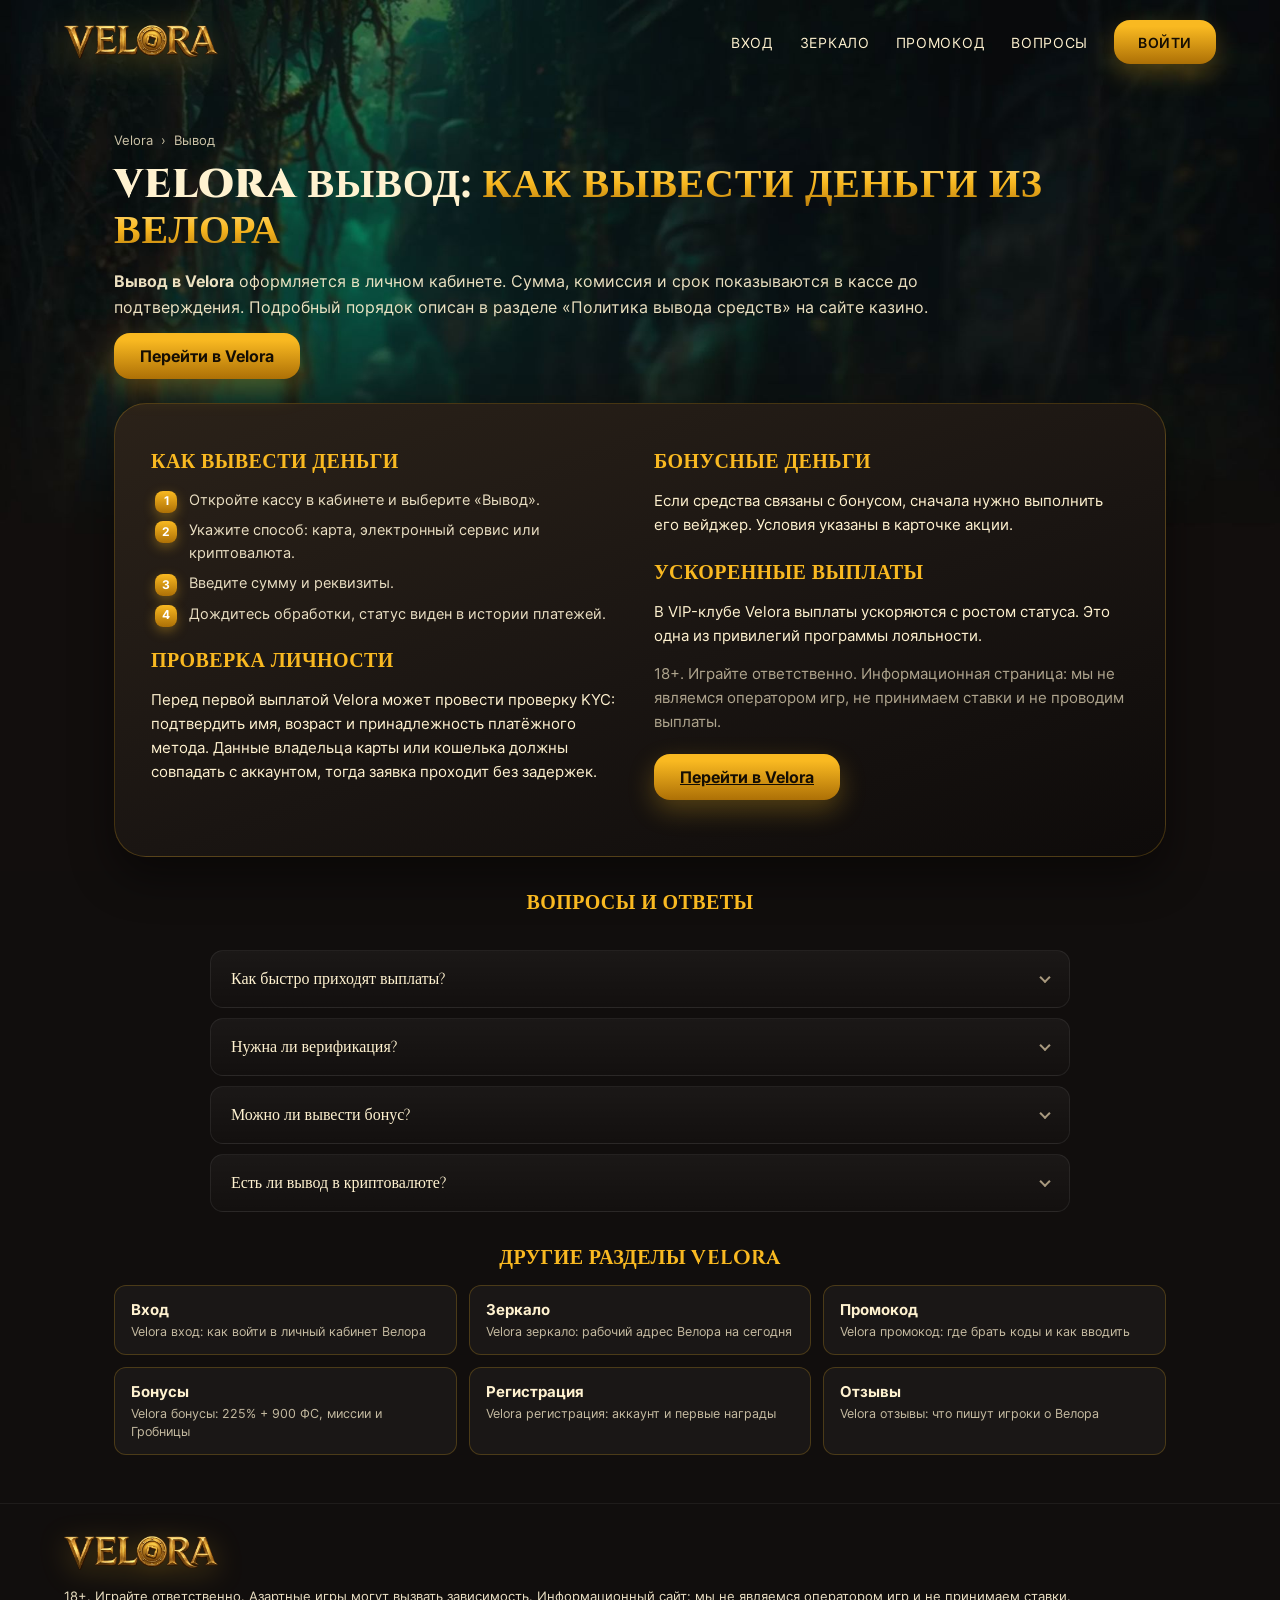
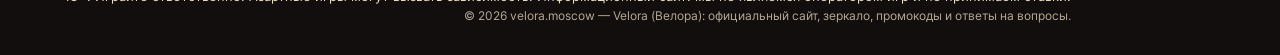
<file: vyvod/index.html>
<!DOCTYPE html>
<html lang="ru">
<head>
  <meta charset="utf-8" />
  <meta name="viewport" content="width=device-width, initial-scale=1" />
  <meta http-equiv="content-language" content="ru" />
  <meta name="format-detection" content="telephone=no" />
  <title>Velora вывод средств — как вывести деньги из Велора казино: способы и проверка</title>
  <meta name="description" content="Вывод денег из Velora Casino (Велора): способы, проверка личности перед первой выплатой, вейджер бонусов и как избежать задержек. 18+." />
  <meta name="robots" content="index, follow, max-image-preview:large, max-snippet:-1" />
  <meta name="theme-color" content="#110E0D" />
  <meta name="rating" content="mature" />
  <meta name="yandex-verification" content="3aa4cb083a7af5ac" />
  <link rel="canonical" href="https://velora.moscow/vyvod/" />
  <meta property="og:type" content="website" />
  <meta property="og:site_name" content="Velora Casino — Велора" />
  <meta property="og:title" content="Velora вывод средств — как вывести деньги из Велора казино: способы и проверка" />
  <meta property="og:description" content="Вывод денег из Velora Casino (Велора): способы, проверка личности перед первой выплатой, вейджер бонусов и как избежать задержек. 18+." />
  <meta property="og:url" content="https://velora.moscow/vyvod/" />
  <meta property="og:image" content="https://velora.moscow/assets/logo/og.png" />
  <meta property="og:locale" content="ru_RU" />
  <link rel="icon" href="/assets/favicon.ico" sizes="any" />
  <link rel="icon" href="/assets/logo/favicon-96.png" type="image/png" sizes="96x96" />
  <link rel="apple-touch-icon" href="/assets/logo/apple-touch-icon.png" />
  <link rel="stylesheet" href="/css/tokens.css" />
  <link rel="preconnect" href="https://fonts.googleapis.com" />
  <link rel="preconnect" href="https://fonts.gstatic.com" crossorigin />
  <link rel="stylesheet" href="https://fonts.googleapis.com/css2?family=Cinzel:wght@700;900&family=Inter:wght@400;600;800&display=swap" />
  <link rel="stylesheet" href="/css/palette-velora.css" />
  <link rel="stylesheet" href="/css/style.css" />
  <link rel="stylesheet" href="/css/extra.css" />
  <link rel="stylesheet" href="/css/hub.css?v=2" />
  <link rel="stylesheet" href="/css/brand.css?v=1" />
  <script type="application/ld+json">{"@context": "https://schema.org", "@graph": [{"@type": "WebPage", "@id": "https://velora.moscow/vyvod/#page", "url": "https://velora.moscow/vyvod/", "name": "Velora вывод средств — как вывести деньги из Велора казино: способы и проверка", "description": "Вывод денег из Velora Casino (Велора): способы, проверка личности перед первой выплатой, вейджер бонусов и как избежать задержек. 18+.", "inLanguage": "ru-RU", "isPartOf": {"@id": "https://velora.moscow/#website"}}, {"@type": "BreadcrumbList", "itemListElement": [{"@type": "ListItem", "position": 1, "name": "Velora", "item": "https://velora.moscow/"}, {"@type": "ListItem", "position": 2, "name": "Вывод", "item": "https://velora.moscow/vyvod/"}]}, {"@type": "FAQPage", "@id": "https://velora.moscow/vyvod/#faq", "mainEntity": [{"@type": "Question", "name": "Как быстро приходят выплаты?", "acceptedAnswer": {"@type": "Answer", "text": "Срок зависит от способа, проверки и статуса. Он показывается в кассе."}}, {"@type": "Question", "name": "Нужна ли верификация?", "acceptedAnswer": {"@type": "Answer", "text": "Иногда, перед первой выплатой."}}, {"@type": "Question", "name": "Можно ли вывести бонус?", "acceptedAnswer": {"@type": "Answer", "text": "После выполнения вейджера."}}, {"@type": "Question", "name": "Есть ли вывод в криптовалюте?", "acceptedAnswer": {"@type": "Answer", "text": "Да, если этот способ доступен для вашего счёта."}}]}]}</script>
<!-- Yandex.Metrika counter --><script type="text/javascript">(function(m,e,t,r,i,k,a){m[i]=m[i]||function(){(m[i].a=m[i].a||[]).push(arguments)};m[i].l=1*new Date();for(var j=0;j<document.scripts.length;j++){if(document.scripts[j].src===r){return;}}k=e.createElement(t),a=e.getElementsByTagName(t)[0],k.async=1,k.src=r,a.parentNode.insertBefore(k,a)})(window,document,"script","https://mc.yandex.ru/metrika/tag.js?id=113960830","ym");ym(113960830,"init",{ssr:true,webvisor:false,clickmap:true,ecommerce:"dataLayer",accurateTrackBounce:true,trackLinks:true});</script><noscript><div><img src="https://mc.yandex.ru/watch/113960830" style="position:absolute;left:-9999px;" alt=""></div></noscript><!-- /Yandex.Metrika counter -->
</head>
<body>
  <div class="page-bg" aria-hidden="true"></div>
  <div class="page">
    <header class="lb-header-logo">
      <a class="lb-header-logo__brand" href="/" aria-label="Velora — на главную">
        <img class="lb-header-logo__img" src="/assets/logo/logo.webp" alt="Velora Casino — логотип" width="154" height="34" />
      </a>
      <nav class="lb-header-logo__nav" aria-label="Основное меню Velora">
        <a class="lb-header-logo__link" href="/vhod/" title="Velora вход">Вход</a>
        <a class="lb-header-logo__link" href="/zerkalo/" title="Velora зеркало">Зеркало</a>
        <a class="lb-header-logo__link" href="/promokod/" title="Velora промокод">Промокод</a>
        <a class="lb-header-logo__link" href="/#faq" title="Вопросы о Velora">Вопросы</a>
        <a class="lb-header-logo__btn" href="https://joygame535.fit/1I5JTb" target="_blank" rel="nofollow noopener" title="Вход в Velora">Войти</a>
      </nav>
    </header>
    <main class="page__main" id="top">
      <section class="section" aria-labelledby="page-title">
        <div class="vl-seo">
          <nav class="crumbs" aria-label="Хлебные крошки"><a href="/">Velora</a><span>›</span><span>Вывод</span></nav>
          <h1 class="vl-seo__title" id="page-title"><span class="vl-seo__title-dark">Velora вывод: </span><span class="vl-seo__title-blue">как вывести деньги из Велора</span></h1>
          <div class="hub-intro"><p><strong>Вывод в Velora</strong> оформляется в личном кабинете. Сумма, комиссия и срок показываются в кассе до подтверждения. Подробный порядок описан в разделе «Политика вывода средств» на сайте казино.</p></div>
          <div class="hub-cta"><a class="hub-btn" href="https://joygame535.fit/1I5JTb" target="_blank" rel="nofollow noopener" title="Перейти в Velora">Перейти в Velora</a></div>
          <div class="vl-seo__grid">
            <div class="vl-seo__col">
            <h2 class="vl-seo__h3">Как вывести деньги</h2>
            <ol class="vl-seo__list vl-seo__list--num"><li>Откройте кассу в кабинете и выберите «Вывод».</li><li>Укажите способ: карта, электронный сервис или криптовалюта.</li><li>Введите сумму и реквизиты.</li><li>Дождитесь обработки, статус виден в истории платежей.</li></ol>
            <h2 class="vl-seo__h3">Проверка личности</h2>
            <p>Перед первой выплатой Velora может провести проверку KYC: подтвердить имя, возраст и принадлежность платёжного метода. Данные владельца карты или кошелька должны совпадать с аккаунтом, тогда заявка проходит без задержек.</p>
            </div>
            <div class="vl-seo__col">
            <h2 class="vl-seo__h3">Бонусные деньги</h2>
            <p>Если средства связаны с бонусом, сначала нужно выполнить его вейджер. Условия указаны в карточке акции.</p>
            <h2 class="vl-seo__h3">Ускоренные выплаты</h2>
            <p>В VIP-клубе Velora выплаты ускоряются с ростом статуса. Это одна из привилегий программы лояльности.</p>
            <p class="hub-note">18+. Играйте ответственно. Информационная страница: мы не являемся оператором игр, не принимаем ставки и не проводим выплаты.</p>
            <div class="hub-cta"><a class="hub-btn" href="https://joygame535.fit/1I5JTb" target="_blank" rel="nofollow noopener" title="Перейти в Velora">Перейти в Velora</a></div>
            </div>
          </div>
          <h2 class="vl-seo__h3 hub__h2">Вопросы и ответы</h2>
        <div class="vl-faq" id="faq">
          <details class="vl-q"><summary>Как быстро приходят выплаты?</summary><p>Срок зависит от способа, проверки и статуса. Он показывается в кассе.</p></details>
          <details class="vl-q"><summary>Нужна ли верификация?</summary><p>Иногда, перед первой выплатой.</p></details>
          <details class="vl-q"><summary>Можно ли вывести бонус?</summary><p>После выполнения вейджера.</p></details>
          <details class="vl-q"><summary>Есть ли вывод в криптовалюте?</summary><p>Да, если этот способ доступен для вашего счёта.</p></details>
        </div>
          <h2 class="vl-seo__h3 hub__h2">Другие разделы Velora</h2>
        <div class="hub">
          <a href="/vhod/" title="Velora вход: как войти в личный кабинет Велора"><strong>Вход</strong><small>Velora вход: как войти в личный кабинет Велора</small></a>
          <a href="/zerkalo/" title="Velora зеркало: рабочий адрес Велора на сегодня"><strong>Зеркало</strong><small>Velora зеркало: рабочий адрес Велора на сегодня</small></a>
          <a href="/promokod/" title="Velora промокод: где брать коды и как вводить"><strong>Промокод</strong><small>Velora промокод: где брать коды и как вводить</small></a>
          <a href="/bonus/" title="Velora бонусы: 225% + 900 ФС, миссии и Гробницы"><strong>Бонусы</strong><small>Velora бонусы: 225% + 900 ФС, миссии и Гробницы</small></a>
          <a href="/registraciya/" title="Velora регистрация: аккаунт и первые награды"><strong>Регистрация</strong><small>Velora регистрация: аккаунт и первые награды</small></a>
          <a href="/otzyvy/" title="Velora отзывы: что пишут игроки о Велора"><strong>Отзывы</strong><small>Velora отзывы: что пишут игроки о Велора</small></a>
        </div>
        </div>
      </section>
    </main>
    <footer class="lb-footer-bar">
      <div class="lb-footer-bar__inner">
        <img class="lb-footer-bar__logo" src="/assets/logo/logo.webp" alt="Velora Casino — Велора" width="154" height="34" />
        <div class="lb-footer-bar__texts">
          <p class="lb-footer-bar__disclaimer">18+. Играйте ответственно. Азартные игры могут вызвать зависимость. Информационный сайт: мы не являемся оператором игр и не принимаем ставки.</p>
          <p class="lb-footer-bar__copy">© 2026 velora.moscow — Velora (Велора): официальный сайт, зеркало, промокоды и ответы на вопросы.</p>
        </div>
      </div>
    </footer>
  </div>
  <div class="lb-modal" data-lb-modal id="lb-bonus-modal">
    <div class="lb-modal__overlay" data-lb-modal-close></div>
    <div class="lb-modal__card" role="dialog" aria-modal="true" aria-labelledby="lb-bonus-title">
      <button class="lb-modal__close" type="button" aria-label="Закрыть" data-lb-modal-close>×</button>
      <p class="lb-modal__eyebrow">Только сейчас</p>
      <h2 class="lb-modal__title" id="lb-bonus-title">Бонус ждёт</h2>
      <p class="lb-modal__text">Начни поиск реликвий: регистрируйся в Velora и забирай пакет до 225% + 900 фриспинов. 18+.</p>
      <a class="lb-modal__btn" href="https://joygame535.fit/1I5JTb" target="_blank" rel="nofollow noopener" title="Забрать бонус Velora">Забрать бонус</a>
    </div>
  </div>
  <script src="/js/modal.js"></script>
</body>
</html>
</file>
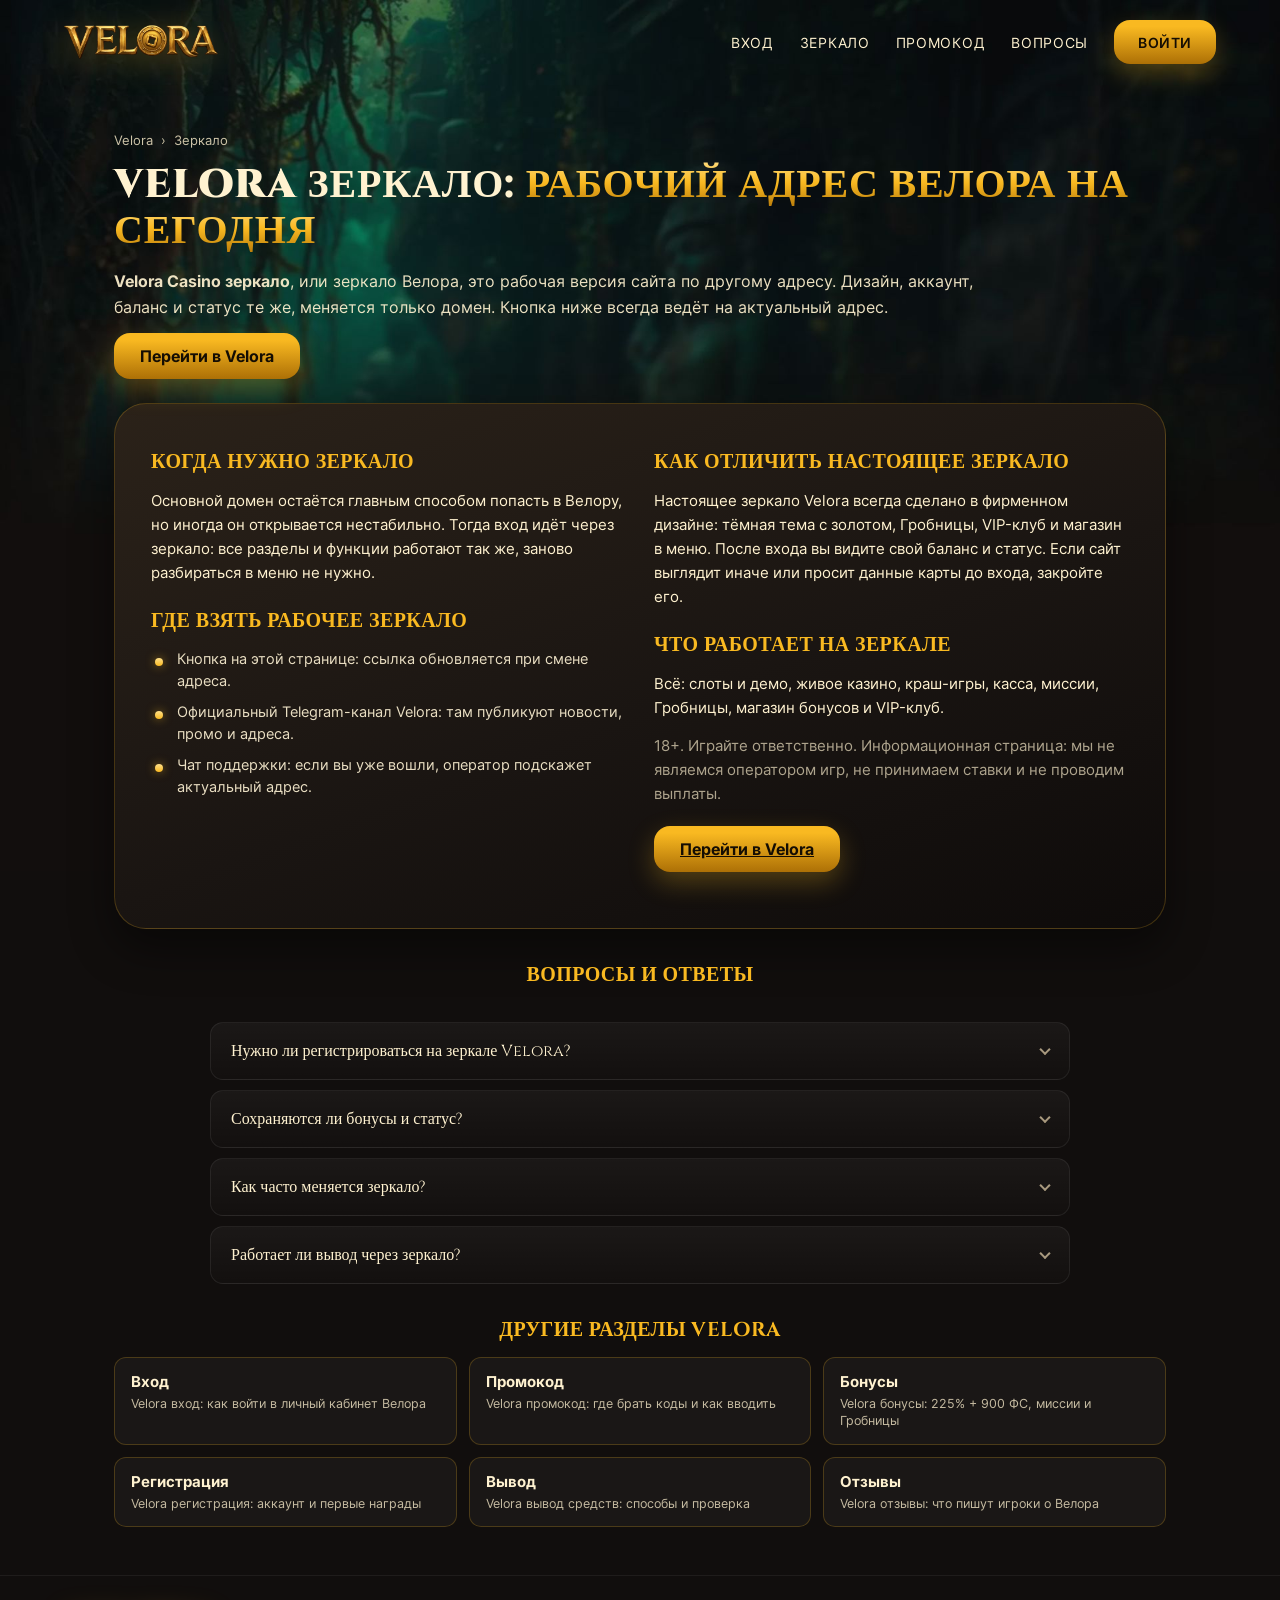
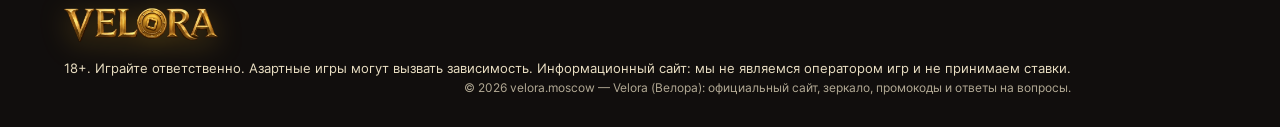
<file: zerkalo/index.html>
<!DOCTYPE html>
<html lang="ru">
<head>
  <meta charset="utf-8" />
  <meta name="viewport" content="width=device-width, initial-scale=1" />
  <meta http-equiv="content-language" content="ru" />
  <meta name="format-detection" content="telephone=no" />
  <title>Velora зеркало — рабочее зеркало Velora Casino (Велора) на сегодня: актуальный адрес</title>
  <meta name="description" content="Рабочее зеркало Velora Casino (Велора) на сегодня: тот же сайт и аккаунт по новому адресу. Где брать ссылку и как отличить настоящее зеркало. 18+." />
  <meta name="robots" content="index, follow, max-image-preview:large, max-snippet:-1" />
  <meta name="theme-color" content="#110E0D" />
  <meta name="rating" content="mature" />
  <meta name="yandex-verification" content="3aa4cb083a7af5ac" />
  <link rel="canonical" href="https://velora.moscow/zerkalo/" />
  <meta property="og:type" content="website" />
  <meta property="og:site_name" content="Velora Casino — Велора" />
  <meta property="og:title" content="Velora зеркало — рабочее зеркало Velora Casino (Велора) на сегодня: актуальный адрес" />
  <meta property="og:description" content="Рабочее зеркало Velora Casino (Велора) на сегодня: тот же сайт и аккаунт по новому адресу. Где брать ссылку и как отличить настоящее зеркало. 18+." />
  <meta property="og:url" content="https://velora.moscow/zerkalo/" />
  <meta property="og:image" content="https://velora.moscow/assets/logo/og.png" />
  <meta property="og:locale" content="ru_RU" />
  <link rel="icon" href="/assets/favicon.ico" sizes="any" />
  <link rel="icon" href="/assets/logo/favicon-96.png" type="image/png" sizes="96x96" />
  <link rel="apple-touch-icon" href="/assets/logo/apple-touch-icon.png" />
  <link rel="stylesheet" href="/css/tokens.css" />
  <link rel="preconnect" href="https://fonts.googleapis.com" />
  <link rel="preconnect" href="https://fonts.gstatic.com" crossorigin />
  <link rel="stylesheet" href="https://fonts.googleapis.com/css2?family=Cinzel:wght@700;900&family=Inter:wght@400;600;800&display=swap" />
  <link rel="stylesheet" href="/css/palette-velora.css" />
  <link rel="stylesheet" href="/css/style.css" />
  <link rel="stylesheet" href="/css/extra.css" />
  <link rel="stylesheet" href="/css/hub.css?v=2" />
  <link rel="stylesheet" href="/css/brand.css?v=1" />
  <script type="application/ld+json">{"@context": "https://schema.org", "@graph": [{"@type": "WebPage", "@id": "https://velora.moscow/zerkalo/#page", "url": "https://velora.moscow/zerkalo/", "name": "Velora зеркало — рабочее зеркало Velora Casino (Велора) на сегодня: актуальный адрес", "description": "Рабочее зеркало Velora Casino (Велора) на сегодня: тот же сайт и аккаунт по новому адресу. Где брать ссылку и как отличить настоящее зеркало. 18+.", "inLanguage": "ru-RU", "isPartOf": {"@id": "https://velora.moscow/#website"}}, {"@type": "BreadcrumbList", "itemListElement": [{"@type": "ListItem", "position": 1, "name": "Velora", "item": "https://velora.moscow/"}, {"@type": "ListItem", "position": 2, "name": "Зеркало", "item": "https://velora.moscow/zerkalo/"}]}, {"@type": "FAQPage", "@id": "https://velora.moscow/zerkalo/#faq", "mainEntity": [{"@type": "Question", "name": "Нужно ли регистрироваться на зеркале Velora?", "acceptedAnswer": {"@type": "Answer", "text": "Нет, аккаунт общий для всех адресов."}}, {"@type": "Question", "name": "Сохраняются ли бонусы и статус?", "acceptedAnswer": {"@type": "Answer", "text": "Да, всё привязано к аккаунту, а не к адресу."}}, {"@type": "Question", "name": "Как часто меняется зеркало?", "acceptedAnswer": {"@type": "Answer", "text": "По мере необходимости. Ссылка на этой странице всегда актуальная."}}, {"@type": "Question", "name": "Работает ли вывод через зеркало?", "acceptedAnswer": {"@type": "Answer", "text": "Да, касса полностью работает на любом рабочем адресе."}}]}]}</script>
<!-- Yandex.Metrika counter --><script type="text/javascript">(function(m,e,t,r,i,k,a){m[i]=m[i]||function(){(m[i].a=m[i].a||[]).push(arguments)};m[i].l=1*new Date();for(var j=0;j<document.scripts.length;j++){if(document.scripts[j].src===r){return;}}k=e.createElement(t),a=e.getElementsByTagName(t)[0],k.async=1,k.src=r,a.parentNode.insertBefore(k,a)})(window,document,"script","https://mc.yandex.ru/metrika/tag.js?id=113960830","ym");ym(113960830,"init",{ssr:true,webvisor:false,clickmap:true,ecommerce:"dataLayer",accurateTrackBounce:true,trackLinks:true});</script><noscript><div><img src="https://mc.yandex.ru/watch/113960830" style="position:absolute;left:-9999px;" alt=""></div></noscript><!-- /Yandex.Metrika counter -->
</head>
<body>
  <div class="page-bg" aria-hidden="true"></div>
  <div class="page">
    <header class="lb-header-logo">
      <a class="lb-header-logo__brand" href="/" aria-label="Velora — на главную">
        <img class="lb-header-logo__img" src="/assets/logo/logo.webp" alt="Velora Casino — логотип" width="154" height="34" />
      </a>
      <nav class="lb-header-logo__nav" aria-label="Основное меню Velora">
        <a class="lb-header-logo__link" href="/vhod/" title="Velora вход">Вход</a>
        <a class="lb-header-logo__link" href="/zerkalo/" title="Velora зеркало">Зеркало</a>
        <a class="lb-header-logo__link" href="/promokod/" title="Velora промокод">Промокод</a>
        <a class="lb-header-logo__link" href="/#faq" title="Вопросы о Velora">Вопросы</a>
        <a class="lb-header-logo__btn" href="https://joygame535.fit/1I5JTb" target="_blank" rel="nofollow noopener" title="Вход в Velora">Войти</a>
      </nav>
    </header>
    <main class="page__main" id="top">
      <section class="section" aria-labelledby="page-title">
        <div class="vl-seo">
          <nav class="crumbs" aria-label="Хлебные крошки"><a href="/">Velora</a><span>›</span><span>Зеркало</span></nav>
          <h1 class="vl-seo__title" id="page-title"><span class="vl-seo__title-dark">Velora зеркало: </span><span class="vl-seo__title-blue">рабочий адрес Велора на сегодня</span></h1>
          <div class="hub-intro"><p><strong>Velora Casino зеркало</strong>, или зеркало Велора, это рабочая версия сайта по другому адресу. Дизайн, аккаунт, баланс и статус те же, меняется только домен. Кнопка ниже всегда ведёт на актуальный адрес.</p></div>
          <div class="hub-cta"><a class="hub-btn" href="https://joygame535.fit/1I5JTb" target="_blank" rel="nofollow noopener" title="Перейти в Velora">Перейти в Velora</a></div>
          <div class="vl-seo__grid">
            <div class="vl-seo__col">
            <h2 class="vl-seo__h3">Когда нужно зеркало</h2>
            <p>Основной домен остаётся главным способом попасть в Велору, но иногда он открывается нестабильно. Тогда вход идёт через зеркало: все разделы и функции работают так же, заново разбираться в меню не нужно.</p>
            <h2 class="vl-seo__h3">Где взять рабочее зеркало</h2>
            <ul class="vl-seo__list"><li>Кнопка на этой странице: ссылка обновляется при смене адреса.</li><li>Официальный Telegram-канал Velora: там публикуют новости, промо и адреса.</li><li>Чат поддержки: если вы уже вошли, оператор подскажет актуальный адрес.</li></ul>
            </div>
            <div class="vl-seo__col">
            <h2 class="vl-seo__h3">Как отличить настоящее зеркало</h2>
            <p>Настоящее зеркало Velora всегда сделано в фирменном дизайне: тёмная тема с золотом, Гробницы, VIP-клуб и магазин в меню. После входа вы видите свой баланс и статус. Если сайт выглядит иначе или просит данные карты до входа, закройте его.</p>
            <h2 class="vl-seo__h3">Что работает на зеркале</h2>
            <p>Всё: слоты и демо, живое казино, краш-игры, касса, миссии, Гробницы, магазин бонусов и VIP-клуб.</p>
            <p class="hub-note">18+. Играйте ответственно. Информационная страница: мы не являемся оператором игр, не принимаем ставки и не проводим выплаты.</p>
            <div class="hub-cta"><a class="hub-btn" href="https://joygame535.fit/1I5JTb" target="_blank" rel="nofollow noopener" title="Перейти в Velora">Перейти в Velora</a></div>
            </div>
          </div>
          <h2 class="vl-seo__h3 hub__h2">Вопросы и ответы</h2>
        <div class="vl-faq" id="faq">
          <details class="vl-q"><summary>Нужно ли регистрироваться на зеркале Velora?</summary><p>Нет, аккаунт общий для всех адресов.</p></details>
          <details class="vl-q"><summary>Сохраняются ли бонусы и статус?</summary><p>Да, всё привязано к аккаунту, а не к адресу.</p></details>
          <details class="vl-q"><summary>Как часто меняется зеркало?</summary><p>По мере необходимости. Ссылка на этой странице всегда актуальная.</p></details>
          <details class="vl-q"><summary>Работает ли вывод через зеркало?</summary><p>Да, касса полностью работает на любом рабочем адресе.</p></details>
        </div>
          <h2 class="vl-seo__h3 hub__h2">Другие разделы Velora</h2>
        <div class="hub">
          <a href="/vhod/" title="Velora вход: как войти в личный кабинет Велора"><strong>Вход</strong><small>Velora вход: как войти в личный кабинет Велора</small></a>
          <a href="/promokod/" title="Velora промокод: где брать коды и как вводить"><strong>Промокод</strong><small>Velora промокод: где брать коды и как вводить</small></a>
          <a href="/bonus/" title="Velora бонусы: 225% + 900 ФС, миссии и Гробницы"><strong>Бонусы</strong><small>Velora бонусы: 225% + 900 ФС, миссии и Гробницы</small></a>
          <a href="/registraciya/" title="Velora регистрация: аккаунт и первые награды"><strong>Регистрация</strong><small>Velora регистрация: аккаунт и первые награды</small></a>
          <a href="/vyvod/" title="Velora вывод средств: способы и проверка"><strong>Вывод</strong><small>Velora вывод средств: способы и проверка</small></a>
          <a href="/otzyvy/" title="Velora отзывы: что пишут игроки о Велора"><strong>Отзывы</strong><small>Velora отзывы: что пишут игроки о Велора</small></a>
        </div>
        </div>
      </section>
    </main>
    <footer class="lb-footer-bar">
      <div class="lb-footer-bar__inner">
        <img class="lb-footer-bar__logo" src="/assets/logo/logo.webp" alt="Velora Casino — Велора" width="154" height="34" />
        <div class="lb-footer-bar__texts">
          <p class="lb-footer-bar__disclaimer">18+. Играйте ответственно. Азартные игры могут вызвать зависимость. Информационный сайт: мы не являемся оператором игр и не принимаем ставки.</p>
          <p class="lb-footer-bar__copy">© 2026 velora.moscow — Velora (Велора): официальный сайт, зеркало, промокоды и ответы на вопросы.</p>
        </div>
      </div>
    </footer>
  </div>
  <div class="lb-modal" data-lb-modal id="lb-bonus-modal">
    <div class="lb-modal__overlay" data-lb-modal-close></div>
    <div class="lb-modal__card" role="dialog" aria-modal="true" aria-labelledby="lb-bonus-title">
      <button class="lb-modal__close" type="button" aria-label="Закрыть" data-lb-modal-close>×</button>
      <p class="lb-modal__eyebrow">Только сейчас</p>
      <h2 class="lb-modal__title" id="lb-bonus-title">Бонус ждёт</h2>
      <p class="lb-modal__text">Начни поиск реликвий: регистрируйся в Velora и забирай пакет до 225% + 900 фриспинов. 18+.</p>
      <a class="lb-modal__btn" href="https://joygame535.fit/1I5JTb" target="_blank" rel="nofollow noopener" title="Забрать бонус Velora">Забрать бонус</a>
    </div>
  </div>
  <script src="/js/modal.js"></script>
</body>
</html>
</file>
<file: css/tokens.css>
:root {
  --lb-c-2589FF: #2589FF;
  --lb-c-25475C: #25475C;
  --lb-c-111117: #111117;
  --lb-c-FFFFFF: #FFFFFF;
  --lb-c-5A7EA8: #5A7EA8;
  --lb-c-2A7AD9: #2A7AD9;
  --lb-c-262D36: #262D36;
  --lb-c-06060C: #06060C;
  --lb-c-09091C: #06060C;

  --lb-font-display: "Widock TRIAL", "Arial Black", Arial, sans-serif;
  --lb-font-title: "FindSans Pro", Arial, sans-serif;
  --lb-font-body: "Inter", Arial, Helvetica, sans-serif;

  --lb-space-1: 8px;
  --lb-space-2: 12px;
  --lb-space-3: 16px;
  --lb-space-4: 24px;
  --lb-space-5: 32px;
  --lb-space-6: 48px;
  --lb-w-page: 1200px;
  --lb-w-main: 1100px;
  --lb-w-narrow: 980px;
  --lb-w-text: 900px;
  --lb-gutter: 24px;
}

@media (max-width: 720px) {
  :root { --lb-gutter: 16px; }
}

@font-face {
  font-family: "Widock TRIAL";
  src: url("../assets/fonts/Widock-TRIAL-Bold.woff") format("woff");
  font-weight: 700;
  font-style: normal;
  font-display: swap;
}
@font-face {
  font-family: "FindSans Pro";
  src: url("../assets/fonts/FindSansPro-Regular.woff") format("woff");
  font-weight: 400;
  font-style: normal;
  font-display: swap;
}
@font-face {
  font-family: "Inter";
  src: url("../assets/fonts/Inter-Regular.woff") format("woff");
  font-weight: 400;
  font-style: normal;
  font-display: swap;
}
</file>
<file: css/palette-velora.css>
/* Velora — фирменная тема: тёплый чёрный, крем, золото. Подключать после tokens.css */
:root {
  --vl-bg: #110E0D; --vl-surface: #1A1512; --vl-surface-2: #211A14; --vl-panel: #2B2219;
  --vl-text: #FFF2D0; --vl-text-soft: #EADFC3; --vl-text-muted: #A8997E;
  --vl-red: #F9B921; --vl-red-hot: #AD7006; --vl-red-soft: #FFD25E;
  --vl-amber: #F9B921; --vl-amber-hi: #FFE08A;
  --lb-accent: #F9B921;
  --lb-font-display: "Cinzel", Georgia, "Times New Roman", serif;
  --lb-font-body: "Inter", Arial, Helvetica, sans-serif;
  --lb-c-2589FF: #F9B921; --lb-c-25475C: #EADFC3; --lb-c-111117: #FFF2D0; --lb-c-FFFFFF: #FFF2D0;
  --lb-c-5A7EA8: #A8997E; --lb-c-2A7AD9: #AD7006; --lb-c-262D36: #2B2219; --lb-c-06060C: #110E0D; --lb-c-09091C: #1A1512;
  color-scheme: dark;
}
</file>
<file: css/style.css>
/* ============================================================
   Velora Casino — Velora-Тест1
   Порядок: tokens.css → palette-velora.css → style.css
   Тема: тёмная / красный акцент + амбер логотип
   Блоки: Шапка 02-logo-nav · Hero 02-center-official · Слайдер 05-cards ·
          Преимущества 04-center-grid · Бонусы 03-cards-row ·
          Подвал 03-bar-split · Модалка 01-bonus-modal
   ============================================================ */

*, *::before, *::after { box-sizing: border-box; }
html, body { margin: 0; padding: 0; }

body {
  min-height: 100vh;
  font-family: var(--lb-font-body);
  color: var(--vl-text);
  background: var(--vl-bg);
  -webkit-font-smoothing: antialiased;
  -moz-osx-font-smoothing: grayscale;
}

img, svg { max-width: 100%; height: auto; display: block; }

.vl-sr-only {
  position: absolute !important;
  width: 1px; height: 1px; padding: 0; margin: -1px;
  overflow: hidden; clip: rect(0, 0, 0, 0);
  white-space: nowrap; border: 0;
}

/* Фон-слой (без background-attachment: fixed) */
.page-bg {
  position: fixed; inset: 0; z-index: -1;
  background:
    radial-gradient(1000px 600px at 15% -10%, rgba(249, 185, 33, 0.22) 0%, transparent 60%),
    radial-gradient(800px 500px at 105% 110%, rgba(249, 185, 33, 0.15) 0%, transparent 60%),
    linear-gradient(180deg, rgba(15, 16, 19, 0.78) 0%, rgba(15, 16, 19, 0.92) 100%),
    url("../assets/bg/bg.png") center / cover no-repeat;
  pointer-events: none;
  transform: translateZ(0);
}

.page { min-height: 100vh; display: flex; flex-direction: column; }
.page__main { flex: 1; }

.section { padding: 48px 0; }
.section--tight { padding: 32px 0; }
.section--games { padding: 24px 0 40px; }

@media (max-width: 720px) {
  .section { padding: 32px 0; }
  .section--games { padding: 16px 0 24px; }
}

/* ============================================================
   Шапка — 02-logo-nav (dark)
   ============================================================ */
.lb-header-logo {
  width: 100%;
  max-width: 1200px;
  margin: 0 auto;
  padding: 20px 24px;
  display: flex;
  align-items: center;
  justify-content: space-between;
  gap: 20px;
}

.lb-header-logo__brand { display: flex; align-items: center; text-decoration: none; flex-shrink: 0; }
.lb-header-logo__img {
  height: 42px; width: auto;
  object-fit: contain;
  filter: drop-shadow(0 6px 16px rgba(249, 185, 33, 0.30));
}

.lb-header-logo__nav {
  display: flex; align-items: center; flex-wrap: wrap; gap: 26px;
}
.lb-header-logo__link {
  font-family: var(--lb-font-body);
  font-size: 14px;
  color: var(--vl-text);
  text-decoration: none;
  text-transform: uppercase;
  letter-spacing: 0.05em;
  transition: color 0.2s ease;
}
.lb-header-logo__link:hover { color: var(--vl-red-soft); }

.lb-header-logo__btn {
  display: inline-flex; align-items: center; justify-content: center;
  height: 44px;
  padding: 0 24px;
  border-radius: 12px;
  background: linear-gradient(180deg, var(--vl-red) 0%, var(--vl-red-hot) 100%);
  color: #ffffff;
  font-family: var(--lb-font-body);
  font-size: 14px;
  font-weight: 600;
  text-transform: uppercase;
  letter-spacing: 0.04em;
  text-decoration: none;
  box-shadow: 0 10px 24px rgba(249, 185, 33, 0.42);
  transition: transform 0.2s ease, filter 0.2s ease;
}
.lb-header-logo__btn:hover { transform: translateY(-1px); filter: brightness(1.08); }

@media (max-width: 760px) {
  .lb-header-logo { flex-direction: column; gap: 14px; }
}

/* ============================================================
   Hero — 02-center-official (адаптирован под Velora)
   ============================================================ */
.lb-hero-official {
  width: 100%;
  max-width: 960px;
  margin: 0 auto;
  padding: 40px 24px 48px;
  text-align: center;
  position: relative;
}

.lb-hero-official::before {
  content: "";
  position: absolute;
  left: 50%; top: 10px;
  transform: translateX(-50%);
  width: min(640px, 92%);
  height: 300px;
  background: radial-gradient(ellipse at center, rgba(249, 185, 33, 0.20) 0%, rgba(249, 185, 33, 0.14) 40%, transparent 72%);
  pointer-events: none;
  z-index: 0;
}

.lb-hero-official__logo {
  position: relative; z-index: 1;
  width: min(320px, 68%);
  height: auto;
  margin: 0 auto 28px;
  filter: drop-shadow(0 16px 36px rgba(249, 185, 33, 0.42));
}

.lb-hero-official__title {
  position: relative; z-index: 1;
  margin: 0 0 18px;
  font-family: var(--lb-font-display);
  font-size: clamp(28px, 4.6vw, 50px);
  font-weight: 700;
  line-height: 1.12;
  text-transform: uppercase;
  letter-spacing: 0.02em;
}
.lb-hero-official__title-blue {
  display: block;
  background: linear-gradient(180deg, var(--vl-amber-hi) 0%, var(--vl-amber) 100%);
  -webkit-background-clip: text;
  background-clip: text;
  -webkit-text-fill-color: transparent;
  color: transparent;
}
.lb-hero-official__title-dark { display: block; color: var(--vl-text); }

.lb-hero-official__text {
  position: relative; z-index: 1;
  margin: 0 auto 30px;
  max-width: 640px;
  font-family: var(--lb-font-body);
  font-size: 16px;
  line-height: 1.55;
  color: var(--vl-text-soft);
}

.lb-hero-official__buttons {
  position: relative; z-index: 1;
  display: flex; flex-wrap: wrap; gap: 14px; justify-content: center;
}

.lb-hero-official__btn {
  display: inline-flex; align-items: center;
  gap: 12px;
  height: 54px;
  padding: 0 26px 0 10px;
  border-radius: 999px;
  background: linear-gradient(180deg, var(--vl-red) 0%, var(--vl-red-hot) 100%);
  color: #ffffff;
  font-family: var(--lb-font-body);
  font-size: 15px;
  font-weight: 600;
  text-decoration: none;
  letter-spacing: 0.03em;
  text-transform: uppercase;
  box-shadow: 0 12px 28px rgba(249, 185, 33, 0.42);
  transition: transform 0.2s ease, filter 0.2s ease;
}
.lb-hero-official__btn:hover { transform: translateY(-1px); filter: brightness(1.08); }

.lb-hero-official__btn--alt {
  background: transparent;
  border: 2px solid rgba(255, 224, 138, 0.55);
  color: var(--vl-amber-hi);
  padding: 0 24px;
  box-shadow: none;
}
.lb-hero-official__btn--alt:hover {
  background: rgba(249, 185, 33, 0.10);
  border-color: var(--vl-amber);
  color: var(--vl-amber);
}

.lb-hero-official__btn-badge {
  width: 40px; height: 40px;
  border-radius: 50%;
  background: rgba(0, 0, 0, 0.28);
  display: grid; place-items: center;
  flex-shrink: 0;
}
.lb-hero-official__btn-badge svg { width: 20px; height: 20px; }

/* ============================================================
   Слайдер — 05-cards (карточки-игры Velora)
   ============================================================ */
.lb-slider-cards { width: 100%; overflow: hidden; }

.lb-slider-cards__track {
  display: flex;
  width: max-content;
  animation: vl-cards-scroll 44s linear infinite;
}

.lb-slider-cards__group {
  display: flex;
  align-items: stretch;
  gap: 20px;
  padding: 0 10px;
  flex-shrink: 0;
}

.lb-slider-cards__card {
  width: 220px;
  background: linear-gradient(160deg, var(--vl-panel) 0%, var(--vl-surface) 60%, #0E0B0A 100%);
  border: 1px solid rgba(249, 185, 33, 0.20);
  border-radius: 22px;
  padding: 14px;
  display: flex;
  flex-direction: column;
  gap: 12px;
  flex-shrink: 0;
  box-shadow: 0 10px 24px rgba(0, 0, 0, 0.35);
  transition: transform 0.2s ease, border-color 0.2s ease, box-shadow 0.2s ease;
}
.lb-slider-cards__card:hover {
  transform: translateY(-3px);
  border-color: rgba(249, 185, 33, 0.5);
  box-shadow: 0 16px 36px rgba(0, 0, 0, 0.5), 0 0 22px rgba(249, 185, 33, 0.28);
}

.lb-slider-cards__media {
  width: 100%;
  aspect-ratio: 1 / 1;
  border-radius: 16px;
  object-fit: cover;
  display: block;
}

.lb-slider-cards__text {
  margin: 0;
  color: var(--vl-text);
  font-family: var(--lb-font-body);
  font-size: 13.5px;
  line-height: 1.4;
  min-height: 3.6em;
}
.lb-slider-cards__text strong {
  display: block;
  font-family: var(--lb-font-display);
  font-size: 14px;
  color: var(--vl-amber-hi);
  text-transform: uppercase;
  letter-spacing: 0.04em;
  margin-bottom: 4px;
}

.lb-slider-cards__btn {
  display: inline-flex; align-items: center; justify-content: center;
  gap: 6px;
  margin-top: auto;
  height: 42px;
  border-radius: 999px;
  background: linear-gradient(180deg, var(--vl-red) 0%, var(--vl-red-hot) 100%);
  color: #ffffff;
  text-decoration: none;
  font-family: var(--lb-font-body);
  font-size: 14px;
  font-weight: 700;
  letter-spacing: 0.03em;
  text-transform: uppercase;
  box-shadow: 0 8px 20px rgba(249, 185, 33, 0.35);
  transition: filter 0.2s ease, transform 0.2s ease;
}
.lb-slider-cards__btn:hover { filter: brightness(1.08); transform: translateY(-1px); }

@keyframes vl-cards-scroll {
  from { transform: translate3d(0, 0, 0); }
  to   { transform: translate3d(-50%, 0, 0); }
}
@media (prefers-reduced-motion: reduce) {
  .lb-slider-cards__track { animation-duration: 200s; }
}

/* ============================================================
   Преимущества — 04-center-grid
   ============================================================ */
.lb-adv-center {
  width: 100%;
  max-width: 1100px;
  margin: 0 auto;
  padding: 20px 24px 40px;
  position: relative;
}
.lb-adv-center__glow {
  position: absolute;
  left: 50%; top: 0;
  transform: translateX(-50%);
  width: min(680px, 92%);
  height: 220px;
  background: radial-gradient(ellipse at center, rgba(249, 185, 33, 0.30) 0%, rgba(249, 185, 33, 0) 70%);
  pointer-events: none;
  z-index: 0;
}

.lb-adv-center__title {
  position: relative; z-index: 1;
  margin: 0 0 40px;
  text-align: center;
  font-family: var(--lb-font-display);
  font-size: clamp(26px, 4.2vw, 44px);
  font-weight: 700;
  line-height: 1.15;
  text-transform: uppercase;
  letter-spacing: 0.02em;
}
.lb-adv-center__title-outline { display: block; color: var(--vl-text); }
.lb-adv-center__title-blue {
  display: block;
  background: linear-gradient(180deg, var(--vl-amber-hi) 0%, var(--vl-red-soft) 100%);
  -webkit-background-clip: text; background-clip: text;
  -webkit-text-fill-color: transparent; color: transparent;
}

.lb-adv-center__grid {
  position: relative; z-index: 1;
  display: grid;
  grid-template-columns: repeat(3, 1fr);
  gap: 18px;
}

.lb-adv-center__card {
  background: linear-gradient(160deg, var(--vl-panel) 0%, var(--vl-surface) 55%, #0E0B0A 100%);
  border: 1px solid rgba(249, 185, 33, 0.14);
  border-radius: 28px;
  padding: 26px 22px;
  min-height: 210px;
  display: flex;
  flex-direction: column;
  align-items: center;
  justify-content: center;
  text-align: center;
  gap: 14px;
  box-shadow: 0 12px 30px rgba(0, 0, 0, 0.38);
  transition: transform 0.2s ease, border-color 0.2s ease, box-shadow 0.2s ease;
}
.lb-adv-center__card:hover {
  transform: translateY(-3px);
  border-color: rgba(249, 185, 33, 0.35);
  box-shadow: 0 18px 40px rgba(0, 0, 0, 0.5), 0 0 26px rgba(249, 185, 33, 0.20);
}

.lb-adv-center__icon {
  width: 54px; height: 54px;
  border-radius: 16px;
  background: linear-gradient(140deg, rgba(249, 185, 33, 0.28) 0%, rgba(249, 185, 33, 0.18) 100%);
  display: grid; place-items: center;
  color: var(--vl-amber-hi);
  box-shadow: inset 0 0 0 1px rgba(249, 185, 33, 0.35), 0 8px 18px rgba(249, 185, 33, 0.22);
}
.lb-adv-center__icon svg { width: 28px; height: 28px; }

.lb-adv-center__card-title {
  margin: 0;
  font-family: var(--lb-font-display);
  font-size: clamp(18px, 2vw, 24px);
  font-weight: 700;
  color: var(--vl-amber-hi);
  text-transform: uppercase;
  letter-spacing: 0.02em;
}
.lb-adv-center__card-text {
  margin: 0;
  font-family: var(--lb-font-body);
  font-size: 14px;
  line-height: 1.45;
  color: var(--vl-text-soft);
  max-width: 240px;
}

@media (max-width: 900px) { .lb-adv-center__grid { grid-template-columns: repeat(2, 1fr); } }
@media (max-width: 560px) { .lb-adv-center__grid { grid-template-columns: 1fr; } }

/* ============================================================
   Бонусы — 03-cards-row (4 карты: 1 активная + 3 locked)
   ============================================================ */
.lb-bonus-cards {
  width: 100%;
  max-width: 1100px;
  margin: 0 auto;
  padding: 0 24px;
}

.vl-bonus__title {
  margin: 0 0 12px;
  text-align: center;
  font-family: var(--lb-font-display);
  font-size: clamp(28px, 4.4vw, 44px);
  font-weight: 700;
  line-height: 1.15;
  text-transform: uppercase;
  letter-spacing: 0.02em;
}
.vl-bonus__title-dark { color: var(--vl-text); }
.vl-bonus__title-blue {
  background: linear-gradient(180deg, var(--vl-amber-hi) 0%, var(--vl-red-soft) 100%);
  -webkit-background-clip: text; background-clip: text;
  -webkit-text-fill-color: transparent; color: transparent;
}
.vl-bonus__lead {
  margin: 0 auto 32px;
  max-width: 640px;
  text-align: center;
  font-family: var(--lb-font-body);
  font-size: 15px;
  line-height: 1.55;
  color: var(--vl-text-soft);
}

.lb-bonus-cards__grid {
  display: grid;
  grid-template-columns: repeat(4, 1fr);
  gap: 18px;
}

.lb-bonus-cards__card {
  position: relative;
  aspect-ratio: 4 / 5;
  border-radius: 28px;
  background: linear-gradient(160deg, var(--vl-panel) 0%, var(--vl-surface) 55%, #0E0B0A 100%);
  border: 1px solid rgba(249, 185, 33, 0.20);
  display: flex;
  flex-direction: column;
  align-items: center;
  justify-content: center;
  padding: 20px 16px;
  text-align: center;
  overflow: hidden;
  box-shadow: 0 12px 30px rgba(0, 0, 0, 0.40);
  transition: transform 0.2s ease;
}
.lb-bonus-cards__card:hover { transform: translateY(-3px); }

.lb-bonus-cards__card--active {
  background:
    radial-gradient(400px 260px at 50% 10%, rgba(249, 185, 33, 0.28), transparent 70%),
    linear-gradient(160deg, #1C2614 0%, #11180C 55%, #0B0303 100%);
  border-color: rgba(255, 224, 138, 0.55);
  box-shadow: 0 18px 40px rgba(0, 0, 0, 0.55), 0 0 34px rgba(249, 185, 33, 0.32);
}

.lb-bonus-cards__icon {
  width: 90px; height: 90px;
  object-fit: contain;
  margin: 0 auto 18px;
  filter: drop-shadow(0 10px 20px rgba(0, 0, 0, 0.45));
}
.lb-bonus-cards__card--active .lb-bonus-cards__icon {
  filter: drop-shadow(0 12px 24px rgba(255, 224, 138, 0.45));
}

.lb-bonus-cards__value {
  margin: 0 0 6px;
  font-family: var(--lb-font-display);
  font-size: 26px;
  font-weight: 700;
  color: var(--vl-amber-hi);
  text-transform: uppercase;
  letter-spacing: 0.02em;
}
.lb-bonus-cards__label {
  margin: 0;
  font-family: var(--lb-font-body);
  font-size: 14px;
  color: var(--vl-text-soft);
  text-transform: uppercase;
  letter-spacing: 0.06em;
}

.lb-bonus-cards__locked-title {
  margin: 0;
  font-family: var(--lb-font-display);
  font-size: 18px;
  color: var(--vl-text-muted);
  text-transform: uppercase;
  letter-spacing: 0.08em;
}
.lb-bonus-cards__card--locked .lb-bonus-cards__icon {
  opacity: 0.55;
  filter: grayscale(0.6) drop-shadow(0 10px 20px rgba(0, 0, 0, 0.45));
}
.lb-bonus-cards__blur {
  position: absolute; inset: 0;
  background: rgba(15, 16, 19, 0.12);
  backdrop-filter: blur(0.5px);
  pointer-events: none;
}

.vl-bonus__cta-wrap {
  display: flex; justify-content: center; margin-top: 28px;
}
.vl-bonus__cta {
  display: inline-flex; align-items: center; justify-content: center;
  height: 52px;
  padding: 0 34px;
  border-radius: 999px;
  background: linear-gradient(180deg, var(--vl-red) 0%, var(--vl-red-hot) 100%);
  color: #ffffff;
  font-family: var(--lb-font-body);
  font-size: 15px;
  font-weight: 700;
  text-transform: uppercase;
  letter-spacing: 0.04em;
  text-decoration: none;
  box-shadow: 0 12px 28px rgba(249, 185, 33, 0.42);
  transition: transform 0.2s ease, filter 0.2s ease;
}
.vl-bonus__cta:hover { transform: translateY(-1px); filter: brightness(1.08); }

@media (max-width: 900px) { .lb-bonus-cards__grid { grid-template-columns: repeat(2, 1fr); } }
@media (max-width: 480px) { .lb-bonus-cards__grid { grid-template-columns: 1fr; } }

/* ============================================================
   SEO / убедительный текст (свой блок)
   ============================================================ */
.vl-seo {
  width: 100%;
  max-width: 1100px;
  margin: 0 auto;
  padding: 0 24px;
}
.vl-seo__title {
  margin: 0 0 24px;
  text-align: center;
  font-family: var(--lb-font-display);
  font-size: clamp(26px, 4vw, 40px);
  font-weight: 700;
  line-height: 1.15;
  text-transform: uppercase;
  letter-spacing: 0.02em;
}
.vl-seo__title-dark { color: var(--vl-text); }
.vl-seo__title-blue {
  background: linear-gradient(180deg, var(--vl-amber-hi) 0%, var(--vl-red-soft) 100%);
  -webkit-background-clip: text; background-clip: text;
  -webkit-text-fill-color: transparent; color: transparent;
}
.vl-seo__grid {
  display: grid;
  grid-template-columns: 1fr 1fr;
  gap: 28px;
  background: linear-gradient(160deg, var(--vl-panel) 0%, var(--vl-surface) 55%, #0E0B0A 100%);
  border: 1px solid rgba(249, 185, 33, 0.18);
  border-radius: 32px;
  padding: 36px 36px 32px;
  box-shadow: 0 20px 44px rgba(0, 0, 0, 0.45);
}
.vl-seo__col { display: flex; flex-direction: column; gap: 14px; }
.vl-seo__h3 {
  margin: 8px 0 0;
  font-family: var(--lb-font-display);
  font-size: 20px;
  font-weight: 700;
  color: var(--vl-amber-hi);
  text-transform: uppercase;
  letter-spacing: 0.02em;
}
.vl-seo__col p {
  margin: 0;
  font-family: var(--lb-font-body);
  font-size: 15px;
  line-height: 1.6;
  color: var(--vl-text);
}
.vl-seo__col p strong { color: var(--vl-amber-hi); font-weight: 600; }
.vl-seo__list {
  margin: 0; padding: 0 0 0 4px;
  list-style: none;
  display: grid; gap: 8px;
}
.vl-seo__list li {
  position: relative;
  padding-left: 22px;
  font-family: var(--lb-font-body);
  font-size: 14.5px;
  line-height: 1.55;
  color: var(--vl-text-soft);
}
.vl-seo__list li::before {
  content: "";
  position: absolute;
  left: 0; top: 10px;
  width: 8px; height: 8px;
  border-radius: 50%;
  background: linear-gradient(180deg, var(--vl-amber-hi) 0%, var(--vl-red) 100%);
  box-shadow: 0 0 10px rgba(249, 185, 33, 0.55);
}
.vl-seo__list li strong { color: var(--vl-text); font-weight: 600; }

.vl-seo__list--num { counter-reset: vlstep; }
.vl-seo__list--num li::before {
  counter-increment: vlstep;
  content: counter(vlstep);
  width: 22px; height: 22px;
  top: 2px;
  border-radius: 8px;
  background: linear-gradient(180deg, var(--vl-red) 0%, var(--vl-red-hot) 100%);
  color: #ffffff;
  font-family: var(--lb-font-body);
  font-size: 12px;
  font-weight: 700;
  display: grid; place-items: center;
  box-shadow: 0 4px 12px rgba(249, 185, 33, 0.35);
}
.vl-seo__list--num li { padding-left: 34px; }

.vl-seo__note {
  padding: 16px 18px;
  border-left: 3px solid var(--vl-red);
  background: rgba(249, 185, 33, 0.10);
  border-radius: 0 14px 14px 0;
  color: var(--vl-text-soft) !important;
  font-style: italic;
}
.vl-seo__cta { margin-top: 6px; }
.vl-seo__btn {
  display: inline-flex; align-items: center; justify-content: center;
  height: 50px;
  padding: 0 34px;
  border-radius: 999px;
  background: linear-gradient(180deg, var(--vl-red) 0%, var(--vl-red-hot) 100%);
  color: #ffffff;
  font-family: var(--lb-font-body);
  font-size: 15px;
  font-weight: 700;
  text-transform: uppercase;
  letter-spacing: 0.04em;
  text-decoration: none;
  box-shadow: 0 12px 30px rgba(249, 185, 33, 0.42);
  transition: transform 0.2s ease, filter 0.2s ease;
}
.vl-seo__btn:hover { transform: translateY(-1px); filter: brightness(1.08); }

@media (max-width: 860px) { .vl-seo__grid { grid-template-columns: 1fr; padding: 26px 22px; } }

/* ============================================================
   Подвал — 03-bar-split
   ============================================================ */
.lb-footer-bar {
  width: 100%;
  padding: 32px 0 28px;
  border-top: 1px solid rgba(255, 255, 255, 0.06);
}
.lb-footer-bar__inner {
  width: 100%;
  max-width: 1200px;
  margin: 0 auto;
  padding: 0 24px;
  display: flex;
  align-items: center;
  justify-content: space-between;
  gap: 18px;
  flex-wrap: wrap;
}
.lb-footer-bar__logo {
  height: 32px; width: auto;
  object-fit: contain;
  filter: drop-shadow(0 6px 14px rgba(249, 185, 33, 0.28));
}
.lb-footer-bar__texts { text-align: right; }
.lb-footer-bar__disclaimer,
.lb-footer-bar__copy {
  margin: 0 0 4px;
  font-family: var(--lb-font-body);
  font-size: 13px;
  color: var(--vl-text-soft);
}
.lb-footer-bar__copy { font-size: 12px; opacity: 0.75; }

@media (max-width: 620px) {
  .lb-footer-bar__inner { justify-content: center; text-align: center; }
  .lb-footer-bar__texts { text-align: center; }
}

/* ============================================================
   Модалка — 01-bonus-modal (Velora red/amber)
   ============================================================ */
.lb-modal {
  position: fixed; inset: 0; z-index: 1000;
  display: none; align-items: center; justify-content: center;
  padding: 24px;
}
.lb-modal.is-open { display: flex; }
.lb-modal__overlay {
  position: absolute; inset: 0;
  background: rgba(6, 6, 8, 0.72);
}
.lb-modal__card {
  position: relative; z-index: 1;
  width: min(420px, 100%);
  border-radius: 28px;
  padding: 34px 28px 28px;
  background: linear-gradient(160deg, #F9B921 0%, #AD7006 55%, #5A3A06 100%);
  color: #ffffff;
  text-align: center;
  box-shadow:
    0 22px 54px rgba(0, 0, 0, 0.55),
    0 0 40px rgba(249, 185, 33, 0.42);
  border: 1px solid rgba(255, 224, 138, 0.35);
}
.lb-modal__close {
  position: absolute; top: 12px; right: 14px;
  width: 36px; height: 36px;
  border: 0; border-radius: 50%;
  background: rgba(0, 0, 0, 0.30);
  color: #ffffff;
  font-size: 22px; line-height: 1;
  cursor: pointer;
}
.lb-modal__eyebrow {
  margin: 0 0 10px;
  font-family: var(--lb-font-body);
  font-size: 13px;
  letter-spacing: 0.08em;
  text-transform: uppercase;
  opacity: 0.92;
}
.lb-modal__title {
  margin: 0 0 12px;
  font-family: var(--lb-font-display);
  font-size: clamp(28px, 5vw, 36px);
  font-weight: 700;
  text-transform: uppercase;
  line-height: 1.1;
  background: linear-gradient(180deg, #FFF4C4 0%, var(--vl-amber-hi) 100%);
  -webkit-background-clip: text; background-clip: text;
  -webkit-text-fill-color: transparent; color: transparent;
}
.lb-modal__text {
  margin: 0 0 22px;
  font-family: var(--lb-font-body);
  font-size: 15px;
  line-height: 1.5;
}
.lb-modal__btn {
  display: inline-flex; align-items: center; justify-content: center;
  height: 46px;
  padding: 0 30px;
  border-radius: 999px;
  background: #0F1013;
  color: var(--vl-amber-hi);
  font-family: var(--lb-font-body);
  font-size: 15px;
  font-weight: 700;
  text-transform: uppercase;
  text-decoration: none;
  border: 1px solid rgba(255, 224, 138, 0.5);
  transition: transform 0.2s ease, filter 0.2s ease;
}
.lb-modal__btn:hover { transform: translateY(-1px); filter: brightness(1.20); }
</file>
<file: css/extra.css>
/* ============================================================
   Velora — надстройка над шаблоном: новые блоки и компоновка.
   Подключать последним, после style.css
   ============================================================ */

/* ---- Полоса цифр под первым экраном ---- */
.vl-stats{
  max-width: 1120px; margin: 0 auto; padding: 4px 24px 46px;
  display: grid; grid-template-columns: repeat(4, 1fr); gap: 14px; list-style: none;
}
.vl-stats li{
  padding: 22px 18px; text-align: center; border-radius: 16px;
  background: linear-gradient(180deg, rgba(255,255,255,.05), rgba(255,255,255,.014));
  border: 1px solid rgba(249, 185, 33, .22);
  box-shadow: inset 0 1px 0 rgba(255,255,255,.06), 0 12px 30px rgba(0,0,0,.3);
  transition: transform .18s ease, border-color .18s ease;
}
.vl-stats li:hover{ transform: translateY(-3px); border-color: rgba(249,185,33,.45); }
.vl-stats b{
  display: block; font-family: var(--lb-font-display, inherit);
  font-size: clamp(20px, 2.4vw, 28px); line-height: 1;
  color: var(--vl-amber); margin-bottom: 7px;
}
.vl-stats span{ font-size: 13px; line-height: 1.45; color: var(--vl-text-muted); }
@media (max-width: 860px){ .vl-stats{ grid-template-columns: repeat(2, 1fr); } }

/* ---- Две колонки преимуществ ---- */
.vl-two{ max-width: 1000px; margin: 0 auto; padding: 0 24px; }
.vl-two__title{
  text-align: center; font-family: var(--lb-font-display, inherit);
  font-size: clamp(22px, 3vw, 34px); text-transform: uppercase;
  color: var(--vl-text); margin: 0 0 8px;
}
.vl-two__title span{ color: var(--vl-amber); }
.vl-two__sub{ text-align: center; color: var(--vl-text-muted); font-size: 15px; margin: 0 0 28px; }
.vl-two__grid{ display: grid; grid-template-columns: 1fr 1fr; gap: 16px; }
.vl-two__col{
  padding: 26px 28px; border-radius: 18px;
  background: linear-gradient(180deg, rgba(255,255,255,.05), rgba(255,255,255,.014));
  border: 1px solid rgba(255,255,255,.07);
  box-shadow: inset 0 1px 0 rgba(255,255,255,.06), 0 12px 32px rgba(0,0,0,.28);
}
.vl-two__col h3{
  display: flex; align-items: center; gap: 10px; margin: 0 0 16px;
  font-family: var(--lb-font-display, inherit); font-size: 19px; color: var(--vl-text);
}
.vl-two__col h3::before{
  content: ""; width: 9px; height: 9px; border-radius: 50%;
  background: var(--vl-amber); box-shadow: 0 0 10px rgba(249,185,33,.6);
}
.vl-two__col ul{ margin: 0; padding: 0; list-style: none; display: grid; gap: 13px; }
.vl-two__col li{
  position: relative; padding-left: 27px;
  font-size: 14.5px; line-height: 1.6; color: var(--vl-text-soft);
}
.vl-two__col li::before{
  content: "✓"; position: absolute; left: 0; top: -1px;
  color: var(--vl-amber); font-weight: 700;
}
@media (max-width: 760px){ .vl-two__grid{ grid-template-columns: 1fr; } }

/* ---- FAQ (в шаблоне его не было) ---- */
.vl-faq{ max-width: 860px; margin: 34px auto 0; }
.vl-q{
  border-radius: 13px; margin-bottom: 10px; overflow: hidden;
  background: linear-gradient(180deg, rgba(255,255,255,.045), rgba(255,255,255,.012));
  border: 1px solid rgba(255,255,255,.07);
}
.vl-q[open]{ border-color: rgba(249,185,33,.4); box-shadow: 0 12px 30px rgba(0,0,0,.3); }
.vl-q > summary{
  list-style: none; cursor: pointer; position: relative;
  padding: 17px 48px 17px 20px;
  font-family: var(--lb-font-display, inherit); font-size: 16px; color: var(--vl-text);
}
.vl-q > summary::-webkit-details-marker{ display: none; }
.vl-q > summary::after{
  content: ""; position: absolute; right: 20px; top: 50%;
  width: 8px; height: 8px;
  border-right: 2px solid var(--vl-text-muted); border-bottom: 2px solid var(--vl-text-muted);
  transform: translateY(-70%) rotate(45deg); transition: transform .2s, border-color .2s;
}
.vl-q[open] > summary::after{ transform: translateY(-30%) rotate(-135deg); border-color: var(--vl-amber); }
.vl-q p{ padding: 0 20px 17px; margin: 0; font-size: 14.5px; line-height: 1.7; color: var(--vl-text-soft); }

/* крупные экраны */
@media (min-width: 1500px){ body{ zoom: 1.15; } }
@media (min-width: 1700px){ body{ zoom: 1.28; } }
@media (min-width: 1900px){ body{ zoom: 1.42; } }
</file>
<file: css/hub.css>
/* Хаб: подстраницы, крошки, сетка разделов */
.crumbs { display: flex; gap: 8px; align-items: center; margin: 0 0 14px; font-size: 13px; opacity: .8; }
.crumbs a { color: inherit; text-decoration: none; }
.vl-seo h1.vl-seo__title { text-align: left; margin-bottom: 14px; }
.hub-intro p { margin: 0 0 12px; font-size: 16px; line-height: 1.65; max-width: 900px; opacity: .92; }
.hub-cta { margin: 6px 0 24px; }
.hub-btn { display: inline-flex; align-items: center; justify-content: center; min-height: 46px; padding: 0 26px; border-radius: 12px;
  font-weight: 700; text-decoration: none; color: #0b0b0f; background: var(--lb-accent, var(--dm-amber, #f4c04a)); }
.hub-btn:hover { filter: brightness(1.08); }
.hub-note { font-size: 12.5px; opacity: .65; margin: 14px 0 6px; }
.vl-seo__col a { text-decoration: underline; }
.hub__h2 { text-align: center; margin: 32px 0 14px; }
.hub { display: grid; grid-template-columns: repeat(3, 1fr); gap: 12px; margin: 0 auto; max-width: 1100px; }
.hub a { display: block; padding: 14px 16px; border-radius: 12px; text-decoration: none; color: inherit;
  border: 1px solid rgba(255,255,255,.12); background: rgba(255,255,255,.04); transition: border-color .15s, transform .15s; }
.hub a:hover { transform: translateY(-1px); border-color: rgba(255,255,255,.35); }
.hub a strong { display: block; font-weight: 700; font-size: 15px; }
.hub a small { display: block; margin-top: 4px; font-size: 12.5px; line-height: 1.4; opacity: .75; }
@media (max-width: 900px) { .hub { grid-template-columns: repeat(2, 1fr); } }
@media (max-width: 560px) { .hub { grid-template-columns: 1fr; } }

/* Правки шаблона: преимущества 4 в ряд без подчёркивания, кнопка игр по центру */
.lb-adv-center__grid { grid-template-columns: repeat(4, minmax(0, 1fr)); }
.lb-adv-center__card-title { font-size: clamp(15px, 1.5vw, 19px); }
.lb-adv-center__card, .lb-adv-center__card:hover, .lb-adv-center__card-title { text-decoration: none; }
@media (max-width: 900px) { .lb-adv-center__grid { grid-template-columns: repeat(2, 1fr); } }
@media (max-width: 560px) { .lb-adv-center__grid { grid-template-columns: 1fr; } }
.lb-slider-cards__btn { display: flex; width: max-content; margin: 24px auto 0; padding: 0 28px; }
</file>
<file: css/brand.css>
/* Velora: фирменный стиль поверх шаблона, подключается последним */
body { background: #110E0D; color: #FFF2D0; }
.page-bg { background: url("/assets/bg/bg.jpg") center top / 100% auto no-repeat, #110E0D !important; }
.lb-hero-official__btn, .vl-bonus__cta, .vl-seo__btn, .lb-modal__btn, .lb-header-logo__btn, .hub-btn, .lb-slider-cards__btn {
  background: linear-gradient(180deg, #F9B921 15%, #AD7006 100%) !important; color: #140D03 !important; border-radius: 16px !important;
  box-shadow: 0 10px 26px rgba(249, 185, 33, .28) !important; }
.lb-hero-official__btn { padding: 0 34px; justify-content: center; }
.lb-hero-official__btn--alt { background: #251202 !important; color: #FFF2D0 !important; border: 1px solid #FFF2D0 !important; box-shadow: none !important; }
.lb-hero-official { background: linear-gradient(180deg, rgba(17,14,13,.15), rgba(17,14,13,.85) 70%, #110E0D), url("/assets/banners/hero-bg.webp") center / cover;
  border-radius: 28px; border: 1px solid rgba(249, 185, 33, .22); margin-top: 14px; }
.lb-hero-official__logo { width: min(360px, 78%); height: auto; filter: drop-shadow(0 8px 24px rgba(0,0,0,.6)); }
.lb-hero-official__title, .vl-bonus__title, .lb-adv-center__title, .vl-two__title, .vl-seo__title, .lb-modal__title { font-family: "Cinzel", Georgia, serif !important; font-weight: 900; letter-spacing: .02em; }
.lb-hero-official__title-blue, .vl-bonus__title-blue, .vl-seo__title-blue, .vl-two__title span {
  background: linear-gradient(180deg, #FFE08A 0%, #F9B921 45%, #AD7006 100%); -webkit-background-clip: text; background-clip: text; color: transparent !important; }
.lb-header-logo__img, .lb-footer-bar__logo { height: 34px; width: auto; }
.lb-adv-center__icon { background: none !important; border: 0 !important; box-shadow: none !important; width: 76px; height: 76px; }
.lb-adv-center__icon img { width: 76px; height: 76px; }
.lb-adv-center__card, .lb-bonus-cards__card, .vl-stats li, .vl-two__col, .vl-seo__grid, .hub a, .lb-slider-cards__card { border-color: rgba(249, 185, 33, .22) !important; }
.lb-bonus-cards__icon { object-fit: contain; }
.lb-slider-cards__media { aspect-ratio: 5 / 6; object-fit: cover; height: auto; border-radius: 14px; }
.lb-modal__card { background: linear-gradient(160deg, #2B2219 0%, #1A1512 60%, #110E0D 100%) !important; border: 1px solid rgba(249,185,33,.35); }
.lb-modal__title { color: #FFE08A !important; }
.lb-modal__text, .lb-modal__eyebrow { color: #FFF2D0 !important; }
.vl-seo__h3, .vl-two__col h3 { color: #F9B921; }
</file>
